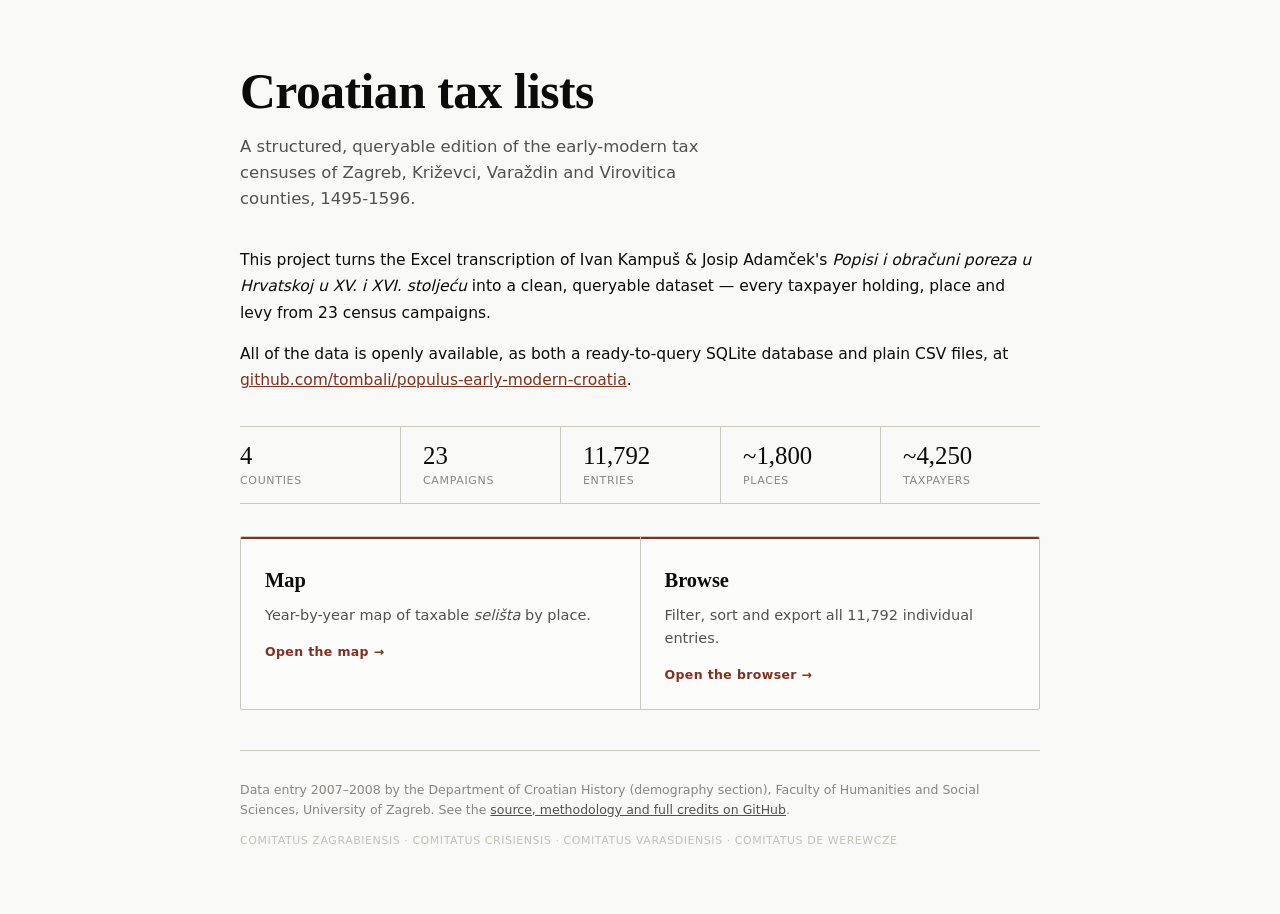
<file: web/index.html>
<!doctype html>
<html lang="en">
<head>
<meta charset="utf-8">
<meta name="viewport" content="width=device-width, initial-scale=1">
<title>Croatian tax lists, 1495–1596</title>
<link rel="stylesheet" href="css/common.css?v=1">
<link rel="stylesheet" href="css/home.css?v=2">
</head>
<body>
<div class="wrap">
  <div class="folio">
    <header class="hero">
      <h1>Croatian tax lists</h1>
      <p class="dek">A structured, queryable edition of the early-modern tax
         censuses of Zagreb, Križevci, Varaždin and Virovitica counties, 1495-1596.</p>
    </header>

    <section class="intro">
      <p>This project turns the Excel transcription of Ivan Kampuš &amp; Josip
         Adamček's <i>Popisi i obračuni poreza u Hrvatskoj u XV. i XVI. stoljeću</i> into a clean,
         queryable dataset — every taxpayer holding, place and levy from 23
         census campaigns.</p>
      <p>All of the data is openly available, as both a ready-to-query SQLite
         database and plain CSV files, at
         <a href="https://github.com/tombali/populus-early-modern-croatia">github.com/tombali/populus-early-modern-croatia</a>.</p>
    </section>

    <div class="tally">
      <div class="t"><span class="n">4</span><span class="l">counties</span></div>
      <div class="t"><span class="n">23</span><span class="l">campaigns</span></div>
      <div class="t"><span class="n">11,792</span><span class="l">entries</span></div>
      <div class="t"><span class="n">~1,800</span><span class="l">places</span></div>
      <div class="t"><span class="n">~4,250</span><span class="l">taxpayers</span></div>
    </div>

    <section class="folios">
      <a class="folio-entry" href="map.html">
        <h2>Map</h2>
        <p>Year-by-year map of taxable <i>selišta</i> by place.</p>
        <span class="go">Open the map <span class="arrow">→</span></span>
      </a>
      <a class="folio-entry" href="explorer.html">
        <h2>Browse</h2>
        <p>Filter, sort and export all 11,792 individual entries.</p>
        <span class="go">Open the browser <span class="arrow">→</span></span>
      </a>
    </section>

    <footer class="colophon">
      <p>Data entry 2007–2008 by the Department of Croatian History
         (demography section), Faculty of Humanities and Social Sciences,
         University of Zagreb. See the
         <a href="https://github.com/tombali/populus-early-modern-croatia">source,
         methodology and full credits on GitHub</a>.</p>
      <p class="counties">Comitatus Zagrabiensis · Comitatus Crisiensis ·
         Comitatus Varasdiensis · Comitatus de Werewcze</p>
    </footer>
  </div>
</div>
</body>
</html>
</file>
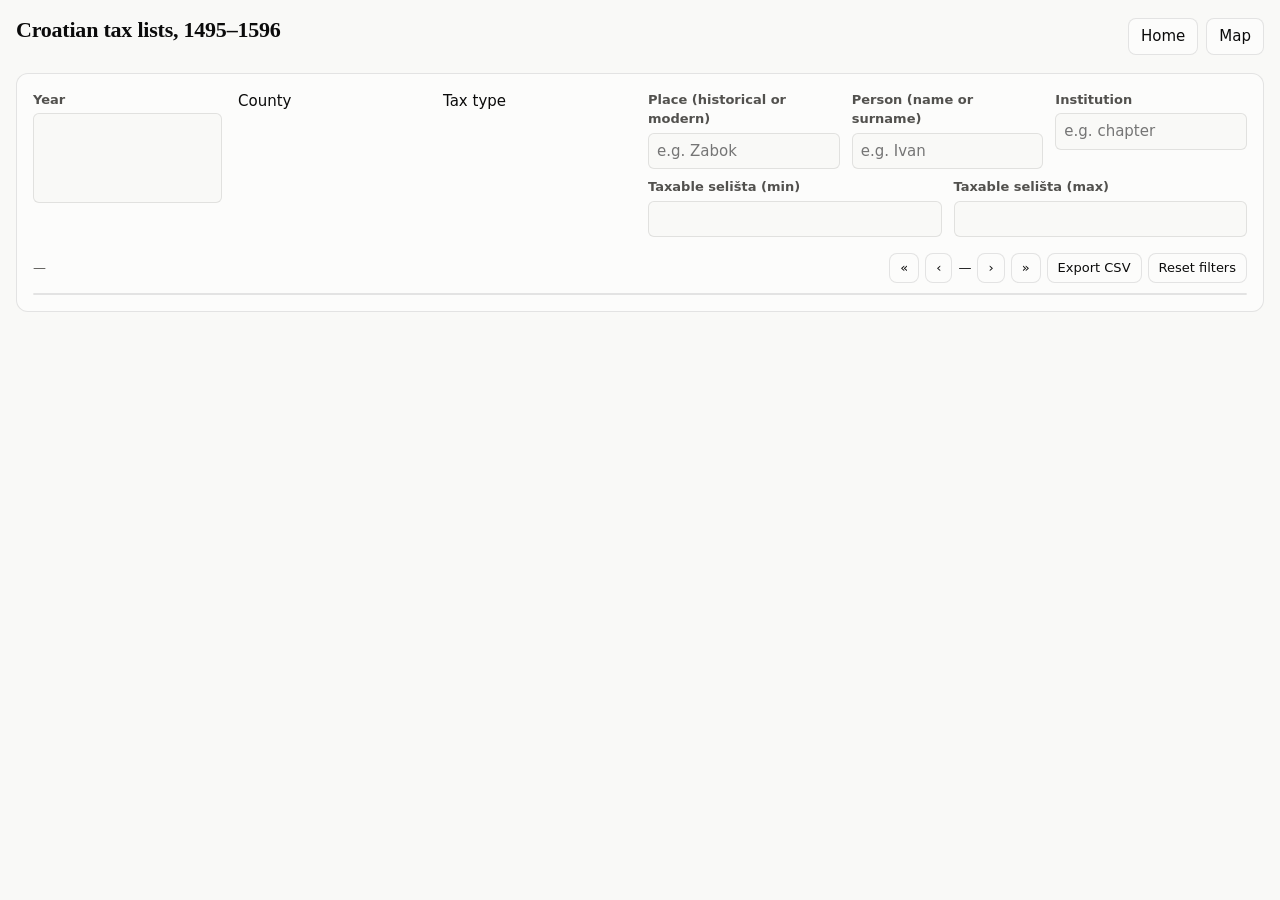
<file: web/explorer_template.html>
<!doctype html>
<html lang="en">
<head>
<meta charset="utf-8">
<meta name="viewport" content="width=device-width, initial-scale=1">
<title>Croatian tax lists, 1495–1596 — browse</title>
<link rel="stylesheet" href="css/common.css?v=1">
<link rel="stylesheet" href="css/explorer.css?v=1">
</head>
<body>
<div class="wrap">
  <header class="head">
    <div class="head-titles">
      <h1>Croatian tax lists, 1495–1596</h1>
    </div>
    <div class="head-ctl">
      <a class="btn" href="index.html">Home</a>
      <a class="btn" href="map.html">Map</a>
      <button id="theme" class="hidden" type="button" hidden>Dark</button>
    </div>
  </header>

  <section class="panel">
    <form id="filters" class="filters" autocomplete="off">
      <div class="fg">
        <label for="f-year">Year</label>
        <select id="f-year" multiple aria-label="Filter by year"></select>
      </div>
      <div class="fg">
        <span class="label">County</span>
        <div id="f-county" class="checks" role="group" aria-label="Filter by county"></div>
      </div>
      <div class="fg">
        <span class="label">Tax type</span>
        <div id="f-tax" class="checks" role="group" aria-label="Filter by tax type"></div>
      </div>
      <div class="fg-group">
        <div class="fg-row fg-row-3">
          <div class="fg">
            <label for="f-place">Place (historical or modern)</label>
            <input id="f-place" type="text" placeholder="e.g. Zabok">
          </div>
          <div class="fg">
            <label for="f-person">Person (name or surname)</label>
            <input id="f-person" type="text" placeholder="e.g. Ivan">
          </div>
          <div class="fg">
            <label for="f-institution">Institution</label>
            <input id="f-institution" type="text" placeholder="e.g. chapter">
          </div>
        </div>
        <div class="fg-row">
          <div class="fg">
            <label for="f-tax-min">Taxable selišta (min)</label>
            <input id="f-tax-min" type="number" min="0" step="any">
          </div>
          <div class="fg">
            <label for="f-tax-max">Taxable selišta (max)</label>
            <input id="f-tax-max" type="number" min="0" step="any">
          </div>
        </div>
      </div>
    </form>

    <div class="bar">
      <span class="stat" id="stat">—</span>
      <div class="pager">
        <button type="button" id="pg-first" title="First page">«</button>
        <button type="button" id="pg-prev" title="Previous page">‹</button>
        <span id="pg-lab">—</span>
        <button type="button" id="pg-next" title="Next page">›</button>
        <button type="button" id="pg-last" title="Last page">»</button>
        <button type="button" id="export">Export CSV</button>
        <button type="button" id="reset">Reset filters</button>
      </div>
    </div>

    <div class="table-wrap">
      <table id="grid">
        <thead><tr id="head-row"></tr></thead>
        <tbody id="tbl-body"></tbody>
      </table>
    </div>
  </section>
</div>

<script>const DATA = /*__DATA__*/null;</script>
<script src="js/explorer.js"></script>
</body>
</html>
</file>
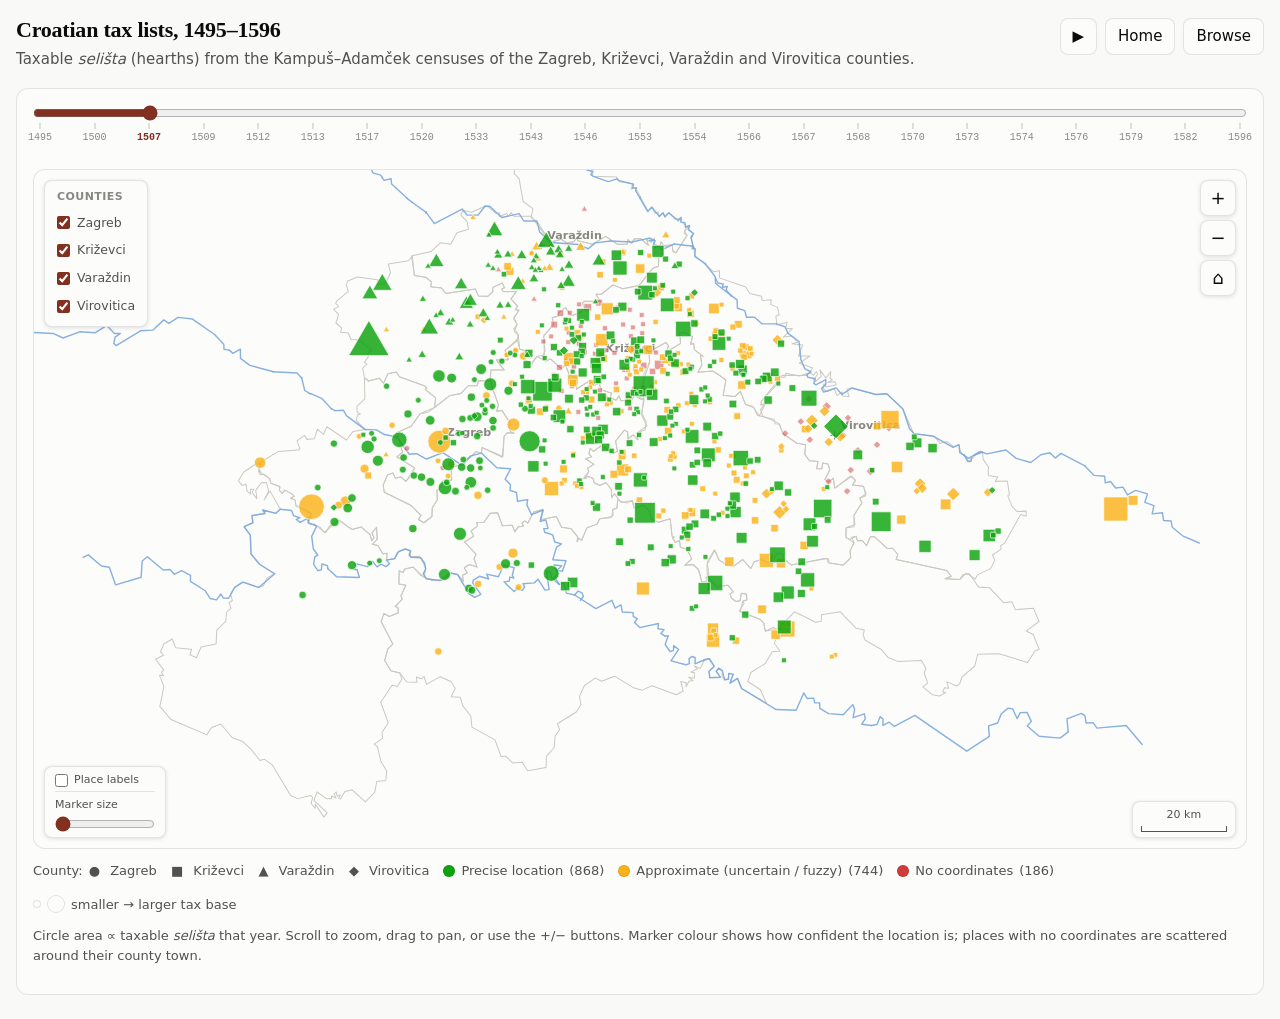
<file: web/map.html>
<!doctype html>
<html lang="en">
<head>
<meta charset="utf-8">
<meta name="viewport" content="width=device-width, initial-scale=1">
<title>Croatian tax lists, 1495–1596 — maps</title>
<link rel="stylesheet" href="css/common.css?v=1">
<link rel="stylesheet" href="css/map.css?v=6">
</head>
<body>
<div class="wrap">
  <header class="head">
    <div class="head-titles">
      <h1>Croatian tax lists, 1495–1596</h1>
      <p class="sub">Taxable <i>selišta</i> (hearths) from the Kampuš–Adamček
         censuses of the Zagreb, Križevci, Varaždin and Virovitica counties.</p>
    </div>
    <div class="head-ctl">
      <button id="play" type="button" title="Play years" aria-label="Play">▶</button>
      <a class="btn" href="index.html">Home</a>
      <a class="btn" href="explorer.html">Browse</a>
      <button id="theme" class="hidden" type="button" hidden>Dark</button>
    </div>
  </header>

  <section id="panel-map" class="panel">
    <div class="ctl">
      <div class="slider-wrap">
        <input id="slider" type="range" min="0" max="0" value="0" step="1"
               aria-label="Census year">
        <div class="slider-years" id="slider-years" aria-hidden="true"></div>
      </div>
    </div>
    <div class="mapbox">
      <div class="layer-ctl" aria-label="Map layers">
        <div class="layer-title">Counties</div>
        <div id="layer-panel" class="layer-panel"></div>
      </div>
      <div class="zoom-ctl" aria-label="Map zoom controls">
        <button id="zoom-in" type="button" title="Zoom in" aria-label="Zoom in">+</button>
        <button id="zoom-out" type="button" title="Zoom out" aria-label="Zoom out">−</button>
        <button id="zoom-reset" type="button" title="Reset view" aria-label="Reset view">⌂</button>
      </div>
      <svg id="map" viewBox="0 0 1000 640"
           preserveAspectRatio="xMidYMid meet" role="img"
           aria-label="Map of taxable selišta by place"></svg>
      <div class="scale-ctl" id="scale-ctl" aria-label="Map scale">
        <span class="scale-label" id="scale-label"></span>
        <span class="scale-bar" id="scale-bar"></span>
      </div>
      <div class="msize-ctl" aria-label="Marker size and labels">
        <label class="labels-row">
          <input id="labels-toggle" type="checkbox">
          <span>Place labels</span>
        </label>
        <span class="msize-label">Marker size</span>
        <input id="msize" type="range" min="1" max="5" step="0.1" value="1"
               aria-label="Marker size, 1x to 5x">
      </div>
    </div>
    <div class="legend" id="map-legend"></div>
    <p class="note">Circle area ∝ taxable <i>selišta</i> that year. Scroll to zoom,
       drag to pan, or use the +/− buttons. Marker colour shows how confident the
       location is; places with no coordinates are scattered around their county town.</p>
  </section>
</div>

<div class="tip" id="tip"></div>

<script>const DATA = {"counties":{"4":{"name":"Zagreb","cap":[45.8144,15.978],"light":"#2a78d6","dark":"#3987e5"},"1":{"name":"Križevci","cap":[46.0246,16.546],"light":"#eb6834","dark":"#d95926"},"2":{"name":"Varaždin","cap":[46.3057,16.3366],"light":"#1baf7a","dark":"#199e70"},"3":{"name":"Virovitica","cap":[45.8319,17.3836],"light":"#eda100","dark":"#c98500"}},"places":[[1,"...owcz","",2,46.3057,16.37182,2],[2,"Abbatia","Topusko",4,45.29315,15.97893,0],[3,"Abbatia (Opathowyna)","Dolac",4,45.81429,15.97724,0],[4,"Opathowyna, Kopam","Opatija",4,45.54417,15.9911,1],[5,"Achyna","Voćin",1,45.6167,17.55,0],[6,"Adamowcz","Haganj",1,45.91475,16.57872,1],[7,"Adamowcz","Adamovec",4,45.90445,16.16332,0],[8,"Adamowcz - Zowkowcz","Haganj",1,45.91475,16.57872,1],[9,"Ahmath","",1,46.0246,16.55955,2],[10,"Aladarocz","Korenovo",1,45.85858,16.81146,1],[11,"Aladaryowch - Mylethyncz","Miletinec",1,45.9333,16.7333,1],[12,"Alberthowyna","",1,46.03561,16.52869,2],[13,"Alexandrocz","Repinec",1,45.94965,16.50532,1],[14,"Also Gerzencze","Donja Gračenica",1,45.56667,16.61667,0],[15,"Also Bakwa","Donja Bukovica",3,45.68566,17.8071,1],[16,"Chasma","Čazma",1,45.74837,16.6132,1],[17,"Also Izdencz","Donji Zdenci",1,45.58333,17.95,0],[18,"Also Jalsewycza","Čvrstec",1,46.00446,16.66388,1],[19,"Alsolomnycza","Donja Lomnica",4,45.71171,16.02059,0],[20,"Also Lomnycza, Koztanyewcz","Donja Lomnica, Kostanjevec",4,45.71171,16.02059,0],[21,"Also Soploncza","Gornja Stupčanica",1,45.6253,17.33756,0],[22,"Also Soproncha","Gornja Stupčanica",1,45.6253,17.33756,0],[23,"Also Thothwssewyna","Topolovac",1,45.46056,16.43583,0],[24,"Also Totusewyna","Topolovac",1,45.46056,16.43583,0],[25,"Wolawlya","Volavje",4,45.65506,15.60581,1],[26,"Also Zemche","Donje Svetačje",1,45.32,16.95,1],[27,"Also Ztobycza","Donja Stubica",4,45.98017,15.97224,0],[28,"Also Ztobycza cum pertinentiis, Jakowlya","Donja Stubica, Jakovlje",4,45.98017,15.97224,0],[29,"Andraswelgh","Dišnik",1,45.60768,16.87589,1],[30,"Antholocz - Ramyncz - Chernecz - Thremecz","Crnac",3,45.6927,17.9383,1],[31,"Apathowcz","Apatovec",1,46.14771,16.57263,0],[32,"Apporowcz","Oporovec",1,46.3319,16.675,1],[33,"Area Capitulari-vicus","Laška ulica (Zagreb)",4,45.83644,16.04267,1],[34,"Athak","Otok",1,45.79342,16.58815,0],[35,"Othok","Samoborski Otok",4,45.83727,15.73197,0],[36,"Athak, Themerye","Otok",1,45.79342,16.58815,0],[37,"Athak,Tamerye, Kamarchya","Otok, Demerje",1,45.79342,16.58815,1],[38,"Atthak Zenth Ilona apud Zamobor","Sveta Jelena Samoborska",4,45.802,15.711,1],[39,"Bapcha","Črnkovec",4,45.75064,16.11976,1],[40,"Babyncz","Babinec",2,46.37184,16.10944,0],[41,"Babynschyna","Babinac Ivanski",1,45.74959,16.81207,0],[42,"Babynschyna  Koren","Babinac Ivanski",1,45.74959,16.81207,0],[43,"Bachyn","Ploščica",1,45.76163,16.88549,0],[44,"Baganoz","Badljevina",1,45.51322,17.19246,1],[45,"Bagenowcz","Badljevina",1,45.51322,17.19246,1],[46,"Bahonyn","Zvekovac",1,45.81946,16.50096,1],[47,"Wakegh","Bukvik kod Velike Trnovitice",1,45.68685,16.95805,1],[48,"Bakolcza","Donja Bukovica",1,45.66,17.76694,0],[49,"Bakolcza Zygeth","Donja Bukovica",1,45.66,17.76694,0],[50,"Bakowcza","Mali Bukovec",1,46.2857,16.7383,0],[51,"Bakwa","Špišić Bukovica",3,45.85785,17.30118,0],[52,"Bancz","Baničevec",1,45.9209,16.2929,1],[53,"Banowch","Gorica Miholečka",1,46.05406,16.42532,1],[54,"Banowch","Gorica Miholečka",1,46.05406,16.42532,1],[55,"Banowcz  Gorycza","Gorica Miholečka",1,46.05406,16.42532,0],[56,"Banthusovcz","Bolč",1,45.89085,16.67631,0],[57,"Bara ad Belam","Čaglić",1,45.38665,17.15704,1],[58,"Barachka","Banje Selo",4,45.59944,15.87909,1],[59,"Baraczka","Banje Selo",4,45.59944,15.87909,1],[60,"Baranowcz","",1,46.00364,16.54865,2],[61,"Barowcz","",1,46.04436,16.56782,2],[62,"Barswelge","",1,46.01968,16.50596,2],[63,"Barychewo","",4,45.8144,16.01867,2],[64,"Batyna","Oštrc",2,46.1664,16.0845,1],[65,"Bedenycza","Bedenica",4,46.03263,16.24324,0],[66,"Bedenycza, Felsew Ztobicza","Bedenica, Gornja Stubica",4,46.03263,16.24324,0],[67,"Bedenye","Kapela",1,45.98971,16.84437,1],[68,"Bedowcz","Klokočevac",1,45.91787,16.78393,1],[69,"Bedna","Petar Ludbreški",1,46.24806,16.69,1],[70,"Bednye","Kapela",1,45.98971,16.84437,1],[71,"Bednye cum pertinentiis","Kapela",1,45.98971,16.84437,1],[72,"Bednye seu Bukoucz","Kapela",1,45.98971,16.84437,1],[73,"Bednye seu Bwkowcz","Kapela",1,45.98971,16.84437,1],[74,"Bedwdnycze","Bedenica",4,46.03263,16.24324,0],[75,"Bekethyncz","Beketinec",1,46.01392,16.43677,1],[76,"Bela","Bijela",1,45.56276,17.29032,0],[77,"Bela","Bela",2,46.20742,16.25522,0],[78,"Bwssyn","Bela, Ivanec",2,46.20742,16.25522,1],[79,"Lepaglawa","Lepoglava",2,46.20737,16.05145,0],[80,"Bela, Threm","Bela",2,46.20742,16.25522,1],[81,"Belowarcz","Bjelovar",1,45.90645,16.82612,1],[82,"Belcheucz","Grabrić",1,45.90081,16.50575,0],[83,"Belchowcz","",1,46.00785,16.58393,2],[84,"Belcz","Bolč",1,45.89085,16.67631,0],[85,"Belecz","Belec",2,46.13177,16.1205,0],[86,"Belosowcz","Čepelovac",1,45.99497,17.04252,0],[87,"Belethyncz","Beletinec",2,46.22208,16.31108,0],[88,"Belozlawcz","Beloslavec",4,46.0351,16.22041,0],[89,"Belkolcz","Jalkovec (?)",2,46.27806,16.31889,1],[90,"Belkowcz","Grabrić",1,45.90081,16.50575,0],[91,"Bellyanowcz","Belanovo selo",1,46.22,16.6,1],[92,"Belwdowyna","Đurđevac",1,46.04105,17.06786,1],[93,"Belywdowcz","Đurđevac",1,46.04105,17.06786,0],[94,"Zobkethyncz","Đurđevac",1,46.04105,17.06786,1],[95,"Benedicowcz","Beketinec",1,46.01392,16.43677,1],[96,"Benedikowcz","Bršljanica",1,45.58279,16.85193,0],[97,"Benkowcz","Ladislavec",2,46.10861,16.0628,1],[98,"Berdekowcz ad Belam","Čaglić",1,45.38665,17.15704,1],[99,"Zomzedwara-castrum Berdowcz","Brdovec",4,45.86927,15.76228,0],[100,"Beregi","",1,46.05737,16.53331,2],[101,"Berethyncz","Beretinec",2,46.25014,16.30364,0],[102,"Beryzlawcz","Berislavec",4,45.97128,16.26628,1],[103,"Berkyssewyna","Brkiševina",4,45.44571,16.08966,0],[104,"Berkwssewyna Pokwpya ad Thopozka-cum pertinentiis","Berkuševina",4,45.293,15.97,1],[105,"Bersancz ad Kaproncza","Brežanec",1,46.1502,16.83809,0],[106,"Berschanowcz","Bršljanica",1,45.58279,16.85193,0],[107,"Bersthanowcz cum pertinentiis","Bršljanica",1,45.58279,16.85193,1],[108,"Bersthianoucz","Bršljanica",1,45.58279,16.85193,0],[109,"Berywoy cum Zenth Iwan","Garešnica",1,45.63617,16.86174,1],[110,"Beryzlaucz - Kalynye","Berislavec",4,45.97128,16.26628,1],[111,"Berzewcz-provincia inferior","Brezovica Gradina",1,45.8665,17.55807,1],[112,"Berzewcze","Brezovica Gradina",1,45.8665,17.55807,0],[113,"Berzyncz","",1,45.99225,16.5218,2],[114,"Besenowcz","Rovišće",1,45.94611,16.73173,1],[115,"Bethowcz","",3,45.8319,17.41345,2],[116,"Bezchyanowcz","Velike Sesvete",1,46.05244,16.67268,1],[117,"Bigzaagh","Božjakovina",4,45.81723,16.29566,1],[118,"Bikzaad","Bisag",4,46.03333,16.28333,1],[119,"Varasd","Varaždin",2,46.30796,16.33782,0],[120,"Byskwpcz","Biškupec",4,45.96155,16.23252,1],[121,"Byztra","Bistra",4,45.89753,15.87947,0],[122,"Blacha","Bjelovar",1,45.90645,16.82612,1],[123,"Blagay","Blagaj kod Svetog Petra Orehovca",1,46.10345,16.50703,1],[124,"Blagay Glogowy","Blagaj-Glogovica kod Kutine",1,45.4831,16.77559,1],[125,"Blagwsa","Blaguša",4,45.89622,16.13713,0],[126,"Blagwssa, Symonchewcz","Blaguša, Šimunčevec",4,45.89622,16.13713,0],[127,"Blasew Werh","Haganj kod Žabna",1,45.91475,16.57872,1],[128,"Blasewerh ad Achyna","Voćin",1,45.6167,17.55,1],[129,"Blasewwerh-ad Achynam","Voćin",1,45.6167,17.55,1],[130,"Blaskoucz - Glavnycza","Glavnica",4,45.93151,16.14174,1],[131,"Blaskowcz - Glawnycza","Glavnica",4,45.93151,16.14174,1],[132,"Blathnycza","Blatnica",4,45.51341,15.72524,0],[133,"Blathno, Remethinczy, Lwka*","Blato",4,45.76357,15.92426,1],[134,"Blyzna","Bliznec",4,45.80971,16.02586,0],[135,"Bliznafew","Velike Sesvete",1,46.05244,16.67268,0],[136,"Blyzna, Remethyncz","Bliznec",4,45.80971,16.02586,1],[137,"Bobowycza","Bobovica",4,45.83084,15.71423,0],[138,"Bobowycza  Kapolna","Kapela Ravenska",1,46.02829,16.42896,0],[139,"Bobowycza  Kapolna  Othok  Jemryhowcz","Kapela Ravenska",1,46.02829,16.42896,0],[140,"Bothyncz","Botinec",4,45.75469,15.93604,0],[141,"Bogacho","Bogačevo",1,46.08562,16.43325,0],[142,"Bolch","Bolč",1,45.89085,16.67631,0],[143,"Bolethyno","Kloštar Podravski",1,45.97369,17.16633,1],[148,"Bonowk","Kloštar Podravski",1,45.97369,17.16633,1],[149,"Borchecz in pertinentiis Zomzedwara","Borčec",4,45.82919,15.88801,0],[150,"Borsowcz","Galovec",1,46.06973,16.19118,0],[151,"Borkowcz","Borkovec",2,46.10806,16.0835,0],[152,"Borcz ad Topozka (predium)","Topusko",4,45.29315,15.97893,1],[153,"Borowe","Borovljani",1,46.10772,16.89046,0],[154,"Myrkowcz","Mirkovec",2,46.03194,16.28694,0],[155,"Borychewcz - Marthyndoll","Boričevec",2,46.19856,16.41135,1],[156,"Bosyako","Božjakovina",4,45.81723,16.29566,0],[157,"Bothcafeld","Mikleuška",1,45.55273,16.72795,0],[158,"Bothezyncz","Botinac",1,45.99967,16.86127,0],[159,"Bwthkafeld","Patkovac",1,45.8539,16.9294,0],[160,"Bothowcz","Botovo",3,46.21968,16.91926,0],[161,"Bothyncz","Botinac",1,45.99967,16.86127,0],[162,"Bothynowcz","Botinovec",1,46.20632,16.77074,0],[163,"Bozyas","Bezje",1,46.093,16.96,1],[164,"Bradechyna ad Garych","Gornja Garešnica",1,45.65497,16.81305,1],[165,"Bradna","Bradna",1,46.07051,16.69229,0],[166,"Bradna inferior","Bradna",1,46.07051,16.69229,1],[167,"Bragasowcz","",1,46.03791,16.5985,2],[168,"Brakwnowcz","Brekunjevec",4,45.918,16.165,0],[169,"Bregchewcz","Brčevec",1,45.86636,16.41271,0],[170,"Breschyna","Čvrstec",1,46.00446,16.66388,1],[171,"Bresnycze","Breznica",1,45.74507,17.51756,0],[172,"Bresnycza-ad Achynam","Breznica",1,45.74507,17.51756,1],[173,"Bresowcz","Breza",1,45.87961,16.72356,0],[174,"Brezowycza","Brezovica",4,45.72777,15.91007,0],[175,"Brestoycha","Kobasičari",1,45.96143,16.81298,0],[176,"Brezewcze cum pertinentiis","Brezovica kod Virovitice",1,45.86322,17.55848,1],[177,"Brezowcz","Brezovec",1,45.90867,16.26447,0],[178,"Brezoycha ad Nagh Kemlek","Brezovica Kalnička",1,46.142,16.456,1],[179,"Brezoycza","Brezovica",1,46.07523,17.07555,0],[180,"Brezt","",2,46.33417,16.29161,2],[181,"Brezth","Brest Pokupski",4,45.4532,16.25608,1],[182,"Brezthowcz - Dechyna","Brezovec",1,45.90867,16.26447,1],[183,"Brezthowcz - Dolina","Brezovec",1,45.90867,16.26447,1],[184,"Brezthye","Brest Pokupski",4,45.4532,16.25608,0],[185,"Brezyancz","Ilova kod Grubišnog Polja",3,45.69,17.15,1],[186,"Brezyna","Čaklovac",1,45.45308,17.28477,1],[187,"Brezyna - Chakowcz","Čaklovac",1,45.45308,17.28477,1],[188,"Brokwnowcz","Brekunjevec",4,45.918,16.165,1],[189,"Brokunoucz - Adamovcz","Brekunjevec",4,45.918,16.165,1],[190,"Brokwnyowcz, Glawnycza","Brokunjovec, Glavnica",4,45.93151,16.14174,0],[191,"Brysnyak","",1,46.04025,16.49139,2],[192,"Bryzthno","Gornja Bistra",4,45.91982,15.89864,0],[193,"Bwdrowcz","Gudovec",1,45.88114,16.78464,0],[194,"Budyndol, Pomperoucz, Hansevcz","Budinščina, Pomnerovac",2,46.12691,16.20376,1],[195,"Bukovcz","Zvonik",1,45.89837,16.63651,0],[196,"Bwschyncz","Buščinec",1,45.8824,16.67234,0],[197,"Bwdyslwcz","Budislavec",2,46.28,16.235,1],[198,"Bwdnak","Sesvete",1,45.696,17.03,0],[199,"Bwdrowcz","Budrovac",3,45.98463,17.05671,0],[200,"Bwdyndoll","Budinščina - Pomnerovac",2,46.12691,16.20376,1],[201,"Bwdyndol - Hansewcz","Budinščina - Pomnerovac",2,46.12691,16.20376,1],[202,"Bwdyndol - Hansewcz - Pomperowcz","Budinščina - Pomnerovac",2,46.12691,16.20376,1],[203,"Bwdyndoll","Budinščina - Pomnerovac",2,46.12691,16.20376,1],[204,"Dymythrowcz","Gradec",2,45.92291,16.48957,1],[205,"Bwkowcz, Zelyna","Bukovec, Zelina",4,45.71041,15.82029,0],[206,"Bwkowschak","Bukovšćak",4,45.90555,15.8017,0],[207,"Bwsowcz","Virovitica",3,45.83314,17.38534,1],[208,"Bwssocz","Virovitica",3,45.83314,17.38534,1],[209,"Bwssowcz","Virovitica",3,45.83314,17.38534,1],[210,"Bwsthincz","Bušić",1,45.8137,16.02379,0],[211,"Bwzyn, Odra","Buzin, Odra",4,45.74987,15.99532,0],[212,"Bwyancz","Paruževac",1,45.83503,16.49799,1],[213,"Bwyowcz","Bujovac",1,45.59283,17.22376,1],[214,"Byenyk","Pobjenik",1,45.70489,16.61315,0],[215,"Byenyk ad Topozka (predium)","Topusko",4,45.29315,15.97893,1],[216,"Bygzaad","Bisag",4,46.03333,16.28333,1],[217,"Bykzad","Bisag",1,46.03333,16.28333,0],[218,"Bygzad","Bisag",4,46.03333,16.28333,1],[219,"Bygzad-citra Lonyam","Bisag",4,46.03333,16.28333,1],[220,"Bykalla","Korenovo",1,45.85858,16.81146,0],[221,"Bykchelethincz","Hampovica",1,46.01568,16.95408,0],[222,"Bykszad","Bisag",4,46.03333,16.28333,1],[223,"Bykzad","Bisag",4,46.03333,16.28333,1],[224,"Bykzad, Wyhel","Bisag, Novo Mjesto",1,46.03333,16.28333,0],[225,"Bynowcz","Čepelovac",1,45.99497,17.04252,0],[226,"Byskwpcz","Biskupec",2,46.2857,16.33548,0],[227,"Byskwpecz","Biškupec",2,46.2857,16.33548,0],[228,"Byztrycza","Bistrica",4,45.99721,16.12274,0],[229,"Byzkelethycz","",1,45.98554,16.57233,2],[230,"Camarcha","Novigrad Podravski",1,46.07575,16.94978,0],[231,"Camarcha - Thwlowa","Novigrad Podravski",1,46.07575,16.94978,1],[232,"Campus","",1,46.06767,16.56546,2],[233,"Campus","Jakuševec",1,45.75775,16.01926,1],[234,"Capella","Stara Kapela",1,45.89095,16.60632,0],[235,"Cappela Kelyanowcz","Kapela Podravska",1,46.27787,16.69298,1],[236,"Chapalowcz","Čepelovac",1,45.99497,17.04252,0],[237,"Czargowcz","Poljana",2,46.27,16.31806,1],[238,"Karlowcz","Karlovec Ludbreški",1,46.28769,16.62878,1],[239,"Chereborda","Cerovo brdo (Vojakovački Osijek)",1,46.12703,16.53864,1],[240,"Cherztwecz","Čvrstec",1,46.00446,16.66388,0],[241,"Chakowcz","Čaklovac",1,45.45308,17.28477,0],[242,"Chakowcz - Brezyna","Čaklovac",1,45.45308,17.28477,1],[243,"Chaktornya","Čaklovac",1,45.45308,17.28477,0],[244,"Chalyncz","Čalinec",2,46.28906,16.18063,0],[245,"Chyanyo","Čanjevo",1,46.10639,16.33944,0],[246,"Chanyo, Prezeka, Rauen","Čanjevo",1,46.10639,16.33944,1],[247,"Czargowcz","Poljana",2,46.27,16.31806,1],[248,"Charzyncz","",1,46.001,16.48736,2],[249,"Chazarwara","Cesargrad",2,46.06013,15.72227,0],[250,"Chebenowcz","Cepidlak",1,45.9751,16.69139,0],[251,"Chehowyna ad portionem","",1,46.0141,16.61479,2],[252,"Czekno","Bršljanica",1,45.58279,16.85193,0],[253,"Chelowechky","",2,46.2515,16.34349,2],[254,"Chelycze","Gornji Tkalec",1,45.9705,16.4497,1],[255,"Chemernicha","Čemernica Lonjska",1,45.76586,16.41688,0],[256,"Cherbyncz","Štefanec (okolica)",2,46.25611,16.43611,1],[257,"Cheperlyncz, Stefancz","Štefanec, Otok",2,46.25611,16.43611,1],[258,"Zenth Berthalam","Bartolovec",2,46.29709,16.43515,0],[259,"Cherbenye - Lwkawecz","Lukavec",1,46.24292,16.21529,1],[260,"Cherchan ad Gemlech","Graberje Ivaničko",1,45.71016,16.4712,1],[261,"Cheresnye","Vidovec",2,46.28333,16.23333,1],[262,"Cheresnye","Vidovec",2,46.28333,16.23333,1],[263,"Cheresnyo - Wydowcz","Vidovec",2,46.28333,16.23333,1],[264,"Chernkowcz","Črnkovec",4,45.75064,16.11976,0],[265,"Chernecz","Crnac",3,45.6927,17.9383,0],[266,"Chernareca","Hercegovac",1,45.65536,17.00908,1],[267,"Chernareka","Hercegovac",1,45.65536,17.00908,0],[268,"Chernchan ad Gemlecz","Graberje Ivaničko",1,45.71016,16.4712,1],[269,"Cherneleucz - Toplychycza","Toplica",4,45.2943,15.9707,1],[270,"Chernesoucz","Črnčevec",1,46.08802,16.46647,1],[271,"Chernkowcz, Schytaryo","Črnkovec, Ščitarjevo",4,45.75064,16.11976,0],[272,"Chernomercz","Črnomerec",4,45.81564,15.93616,0],[273,"Chernossowcz","",1,46.06606,16.50402,2],[274,"Chernylewch, Thoplychycha","Toplica",4,45.2943,15.9707,1],[275,"Chernylno","",4,45.84757,15.92606,2],[276,"Chero berdo","Cerovo brdo",1,46.12703,16.53864,0],[277,"Cherowoberdo","Cerovo brdo",1,46.12703,16.53864,0],[278,"Cherwylno","Strezojevo",4,45.52716,16.03765,1],[279,"Cherztwecz Zenth Pether","Sveti Petar Čvrstec",1,46.00446,16.66388,0],[280,"Cheztylowcz","Čestilovec",1,46.178,16.76,1],[281,"Chethertekhel","Četvrtkovac",1,45.58333,17.23333,0],[282,"Chezmycza Zenth Iwan","Čazma",1,45.74837,16.6132,1],[283,"Cnesancz","Maglenca",1,45.92117,16.93201,0],[284,"Chorgowcz","Cargovec (?)",2,46.285,16.26806,1],[285,"Chowcowyna","",1,45.97263,16.5363,2],[286,"Chowkowyna","",1,46.05944,16.60554,2],[287,"Chrechancz","Črečan",4,45.9778,16.26047,0],[288,"Chremysthe","Cremušina",1,45.79455,17.19377,0],[289,"Chernchan ad Gemlecz","Graberje Ivaničko",1,45.71016,16.4712,1],[290,"Chresnevo - Obres","Sveti Ilija",2,46.24573,16.32235,0],[291,"Chresno","Crešnjevica",1,45.92001,17.1467,0],[292,"Christalocz","Kreštelovac",1,45.57654,17.052,0],[293,"Chrysthalowcz-cum provincia et pertinentiis","Kreštelovac",1,45.57654,17.052,1],[294,"Chwcher","Čučerje",4,45.87289,16.05601,0],[295,"Chwchwwachincz","",1,46.0269,16.46588,2],[296,"Chwdowcz","Sudovec i Vinarec",1,46.10583,16.36305,1],[297,"Chwdowcz, Wynarcz","Sudovec i Vinarec",1,46.10583,16.36305,0],[298,"Chwthenya","Kutina",1,45.51869,16.79114,0],[299,"Chyglana","Mala Ciglena",1,45.89342,16.94122,0],[300,"Cyglena","Dulepska",1,45.89455,16.34264,0],[301,"Chygleno","Dulepska",1,45.89455,16.34264,0],[302,"Chystho Hrastye","",3,45.85624,17.34547,2],[303,"Chystho Hrazthya","",3,45.78557,17.38944,2],[304,"Chyztahrazthya","",3,45.87558,17.43166,2],[305,"Czyrquena","Cirkvena",1,45.93512,16.65808,0],[306,"Civitas Montis Grecensis Zagrabiensis","Zagreb - Grič",4,45.81623,15.9736,1],[307,"Clobwk - Jalsewcz - Zenth Iwan","Čvrstec",1,46.00446,16.66388,1],[308,"Klokochowcz","Klokočevec",1,45.83367,15.70247,0],[309,"Clwch","Lipovac Lonjski",1,45.78194,16.45111,0],[310,"Conthowcz","Grubišno Polje",1,45.70219,17.17224,0],[311,"Copathowcz","Gornja Kovačica",1,45.771,17.10934,0],[312,"Copozowcz","Čazma",1,45.74837,16.6132,0],[313,"Corbowa","Grbavac",1,45.71135,17.10149,0],[314,"Coren","Korenovo",1,45.85858,16.81146,0],[315,"Coren - Zdela","Korenovo",1,45.85858,16.81146,1],[316,"Coroska","Koruška",1,46.01979,16.53092,0],[317,"Omnii Sancti in Prodauiz","Virje",1,46.06719,16.98869,1],[318,"Cothnyak","Kutnjak",1,46.2717,16.78079,1],[319,"Coznethyno","Mučna",1,46.06893,16.73759,0],[320,"Koznycza","Kosnica",4,45.7506,16.08537,0],[321,"Coztanowcz","Kostanjevac",1,46.0049,16.93915,0],[322,"Kozthel","Kostel",2,46.18398,15.72562,0],[323,"Crachowcz","Čret Bisaški (okolica)",1,46.05351,16.30056,1],[324,"Krapyna","Krapina",2,46.09832,15.93774,0],[325,"Craschych, Wywodyna","Krašić",4,45.65409,15.51746,1],[326,"Crassulcz","Krasovec (?)",2,46.22306,16.12,1],[327,"Crawaryna","Grahovljani",1,45.49298,17.25528,0],[328,"Crawarzka","Kravarsko",4,45.5865,16.04719,0],[329,"Crawloch","",1,45.98422,16.60444,2],[330,"Crethyn in Dobrachwcha","Dobra Kuća",1,45.61031,17.29438,1],[331,"Crisium","Križevci",1,46.02474,16.54578,0],[332,"Crisium-civitas taxa 500 fl","Križevci",4,46.0247,16.546,0],[333,"Crisium-civitas inferior","Križevci (inf.)",1,46.02474,16.54578,0],[334,"Crisium-civitas superior","Križevci (sup.)",1,46.02474,16.54578,0],[335,"Crisnychya ad Galgoycza","Rasinja",1,46.188,16.70853,1],[336,"Crisowlyan","Križovljan",1,46.26443,16.55595,1],[337,"Crysancz","Križanec",2,46.24518,16.3427,1],[338,"Crysthesawcz-ad Galgowcz","",1,46.08331,16.54209,2],[339,"Cryznychycha-ad Zenthywan dicata","",1,45.97833,16.49039,2],[340,"Cwlpowcz","",1,46.03283,16.63409,2],[341,"Czargowcz","Poljana",2,46.27,16.31806,1],[342,"Czargowcz","Poljana",2,46.27,16.31806,1],[343,"Czebowcz-Kos","Cebovac (Kos)",2,46.15306,16.025,1],[344,"Czerowycza Zentiwan","Đurđevac",1,46.04105,17.06786,1],[345,"Czerowycza Zenth Iwan ad Zenth Gergerwara","Đurđevac",1,46.04105,17.06786,1],[346,"Czerowycza ad Zenth Gerghwara","Đurđevac",1,46.04105,17.06786,1],[347,"Czerye","Cerje",4,45.82966,16.19147,0],[348,"Czome","",1,46.06066,16.47136,2],[349,"Czwethkowych","Cvetković",4,45.65076,15.64701,0],[350,"Czyglenycza","Ciglenica",2,46.3124,16.33295,0],[351,"Demerye","Demerje",4,45.73188,15.88288,0],[352,"Darnowcz","Drenovac",1,45.82653,15.99607,0],[353,"Darnocz cum pertinenciis","Slatinski Drenovac",1,45.55529,17.70651,0],[354,"Dorozlo Bakwa","Klokočevac",1,45.91787,16.78393,0],[355,"Dawch","",1,45.96165,16.5664,2],[356,"Deche","Dišnik",1,45.60768,16.87589,0],[357,"Declyna","Diklenica",1,45.96799,16.8609,0],[358,"Decze","Deča",3,46.07,17.18,1],[359,"Dedochay sub Pokwpye","Lijevi Degoj",4,45.47592,15.96212,1],[360,"Dercowcz","Dereza Čazmanska",1,45.75646,16.59982,0],[361,"Derkowcz","Dereza Čazmanska",1,45.75646,16.59982,0],[362,"Derze","Virovitica (imanje Derže)",3,45.83314,17.38534,1],[363,"Desnycze","Dišnik",1,45.60768,16.87589,0],[364,"Desowcz","",1,46.08176,16.59317,2],[365,"Deykowcz-de Waska","Vaška",1,45.81543,17.66625,1],[366,"Domagowych","Domagović",4,45.62872,15.638,0],[367,"Dimikowcz","Gradec",1,45.92291,16.48957,0],[368,"Dimitrowcz","Gradec",1,45.92291,16.48957,0],[369,"Districtus Capituli Zagrabiensis","Kaptol",4,45.81462,15.97847,0],[370,"Dobochecz","Tkalec",1,45.96273,16.45058,1],[371,"Dobowcz","Dubovec",1,46.00844,16.28657,0],[372,"Dobownyk","Virovitica",3,45.83314,17.38534,1],[373,"Dobowyna","",1,46.00417,16.45378,2],[374,"Dobowyo in Berzewcze","Brezovica kod Virovitice",1,45.86322,17.55848,1],[375,"Dobra Kuchya","Dobra Kuća",1,45.61031,17.29438,0],[376,"Dobrachwcha","Veliki Bastaji",1,45.64545,17.3261,1],[377,"Dobrawa","Dubrava Samoborska Zagrebačka Dubrava",4,45.80631,15.66992,0],[378,"Dobrawa ad Lythwuanych","Dubrava Samoborska Zagrebačka Dubrava",4,45.80631,15.66992,1],[379,"Dobrawa villa ad Lythwanych","Dubrava Samoborska Zagrebačka Dubrava",4,45.80631,15.66992,1],[380,"Dobrawycza","",2,46.35679,16.3933,2],[381,"Dobrokychya","Dobra Kuća",1,45.61031,17.29438,0],[382,"Dobrowa Czerzka","Dobrova",4,45.83806,16.54389,1],[383,"Dobrowych","Dobrouch",1,46.135,16.87,1],[384,"Dol","",4,45.75126,15.98595,2],[385,"Dolyane","Doljani Žumberački",4,45.71645,15.29143,1],[386,"Dolyan ad Belam","Čaglić",1,45.38665,17.15704,1],[387,"Dolyancz","Doljanec",1,45.99087,16.44932,0],[388,"Domankwsowcz","Veliki Grđevac",1,45.75156,17.04973,1],[389,"Dombrensi","Dubrava",1,45.8423,16.53493,1],[390,"Dombro","Dubrava",1,45.8423,16.53493,0],[391,"Dombro-oppidum - Gradecz","Dubrava",1,45.8423,16.53493,0],[392,"Dombro-provincia ad Sanctum Michaelem","Dubrava",1,45.8423,16.53493,1],[393,"Donadowcz","Ivanić-Grad",1,45.70568,16.39201,1],[394,"Dragalen","Jazavica kod Novske",1,45.3189,17.05846,1],[395,"Dragalyn ad Belam","Čaglić",1,45.38665,17.15704,1],[396,"Dragalyna","Jazavica",1,45.3189,17.05846,1],[397,"Draganychy","Draganići",4,45.75996,16.00598,0],[398,"Dragatyn","Draganec",1,45.78063,16.62532,1],[399,"Dragonoscz","Dragonožec",4,45.66107,15.94717,0],[400,"Dragowyna","",1,45.99586,16.63558,2],[401,"Dragowya ad Achynam","Voćin",1,45.6167,17.55,1],[402,"Drakcha","Graberje Ivaničko",1,45.71016,16.4712,0],[403,"Draschya","Graberje Ivaničko",1,45.71016,16.4712,0],[404,"Drascha ad Gemenecz","Graberje Ivaničko",1,45.71016,16.4712,1],[405,"Drascha ad Gemlech","Graberje Ivaničko",1,45.71016,16.4712,1],[406,"Draschyna ad Gemlecz","Graberje Ivaničko",1,45.71016,16.4712,1],[407,"Drasowch","Dijakovac",1,45.7006,17.3514,0],[408,"Drasewcz","Korenovo",1,45.85858,16.81146,0],[409,"Drasimercz","Draganec",1,45.78063,16.62532,0],[410,"Drawamelleke","Kloštar Podravski",1,45.97369,17.16633,0],[411,"Dremowa","Drenova",4,45.93323,16.17795,1],[412,"Drenowa","Drenova",4,45.93323,16.17795,0],[413,"Sebastyanowcz","Druškovec (?)",2,46.25611,16.14806,1],[414,"Drwskowcz","Druškovec",2,46.25611,16.14806,0],[415,"Dwbowcz","Dubovica",1,46.28802,16.69161,0],[416,"Dubouycza, Kapolna","Dubovica, Kapela",1,46.28802,16.69161,0],[417,"Dubrawa","Dubrava",4,45.83806,16.54389,1],[418,"Dwlyebzka","Dulepska",1,45.89455,16.34264,1],[419,"Dworany","Vranov Dol",4,45.725,15.6319,1],[420,"Dwbowecz","Dubovac",4,45.49444,15.53444,0],[421,"Dwbyno","",1,46.08899,16.50719,2],[422,"Dwgy Werh","Dugi vrh",1,46.07085,16.38208,0],[423,"Dwlepzka, Erdowcz","Dulepska, Erdovec",1,45.89455,16.34264,0],[424,"Dwmowcz","Dumovec",4,45.81129,16.16,0],[425,"Dworane","Malunje",4,45.69136,15.62628,1],[426,"Dworyancz","Dvorjanec (kod Malog Bukovca kod Ludbrega)",1,46.2857,16.7383,1],[427,"Dworysche","Dvorišće",1,45.98478,16.60045,0],[428,"Dworyschye Superior","Dvorišće",4,45.82383,16.2759,0],[429,"Dworysche Superior","Dvorišće, Orehovec",4,45.82383,16.2759,0],[430,"Dworysche, Orehowcz","Dvorišće, Orehovec",1,45.98478,16.60045,0],[431,"Dwsycza","Dužica",4,45.53815,16.23645,0],[432,"Dyakowch","Diankovec",1,46.04132,16.48179,0],[433,"Dyanfelde","Dijankovec",1,46.03998,16.48155,0],[434,"Dyewsewcz","",1,45.95774,16.51136,2],[435,"Gymelchfeld","Dimičkovina",1,45.60041,17.16952,1],[436,"Ebres","Obrež",1,46.1183,16.4353,0],[437,"Ecclesia Zagrabiensis","Zagreb (Kaptol)",4,45.814,15.979,1],[438,"Eghywdowcz","Ježdovec",4,45.77668,15.84603,0],[439,"Egwdowcz - Chargowcz - Polyana","Poljana",2,46.27,16.31806,1],[440,"Egywdo-Charkowcz","Degidovec",2,45.86514,16.05488,1],[441,"Jemryhowcz","Imbriovec",1,46.25639,16.82164,0],[442,"Emryholcz","Imbriovec",2,46.25639,16.82164,0],[443,"Erdowcz","Erdovec",1,46.02983,16.48131,0],[444,"Erpenye","Mala/Velika Erpenja",2,46.095,15.785,1],[445,"Erwencze","Erwencze",1,45.39814,17.125,1],[446,"Fabyanowcz","Narta",1,45.8333,16.7885,0],[447,"Fabyanchewcz","Narta",1,45.8333,16.7885,0],[448,"Farcasovcz","Farkaševac",1,45.89227,16.62319,1],[449,"Farkadyn","Trema (okolica Čvrsteca)",1,45.99488,16.61335,1],[450,"Farkasowcz","Petrovina",1,45.5271,17.1602,1],[451,"Farkassowcz","Petrovina",1,45.5271,17.1602,1],[452,"Farkazowcz","",1,46.05823,16.63816,2],[453,"Felse Chezmyche","Botinac",1,45.99967,16.86127,0],[454,"Felse Izdencz","Zdenci",1,45.58776,17.9514,0],[455,"Felsew Zemche","Gornje Svetačje",1,45.35,16.95,1],[456,"Felsew Ztobycza","Gornja Stubica",4,45.97499,16.01752,0],[457,"Felseu Ztobycza, Lepa Vez","Gornja Stubica, Lepa Ves",4,45.97499,16.01752,0],[458,"Felsew Bakwa","Špišić Bukovica",1,45.8477,17.27824,1],[459,"Felsew Bakwa","Špišić Bukovica",3,45.85785,17.30118,1],[460,"Felsew Bakwa cum pertinentiis","Špišić Bukovica",3,45.85785,17.30118,1],[461,"Felwsew Krayachowcz","Novoseljani",1,45.89642,16.8741,1],[462,"Felsew Gerzencze","Gračenica",1,45.51497,16.65404,0],[463,"Felsew Pozawye Zablathye","Posavje Susedgradsko",4,45.82098,15.83079,1],[464,"Felsew Soploncza","Gornja Stupčanica",1,45.6253,17.33756,0],[465,"Felsew Totusewyna","Topolovac",1,45.46056,16.43583,0],[466,"Felsew Zthwbycza, Bedenycze","Gornja Stubica, Bedenica",4,45.97499,16.01752,0],[467,"Felsew Zthwbycza, Bosyako","Gornja Stubica, Božjakovina",4,45.97499,16.01752,0],[468,"Felso Czesmycze","Čazma",1,45.74837,16.6132,1],[469,"Ferkwlowcz","Frkuljevec Peršaveski",2,46.11944,16.0214,0],[470,"Feyerkew","Bijela Stijena",1,45.342,17.1937,1],[471,"Feyrkew-waywodatus cum pertinentiis","Bijela Stijena",1,45.342,17.1937,1],[472,"Filyphfalwa","Filipovec",1,46.145,16.865,1],[473,"Finthincz","Finčevec",1,46.09838,16.42734,1],[474,"Fodorowcz","Fodorovec",3,46.04066,16.41036,0],[475,"Fodrowcz","Fodorovec",1,46.04066,16.41036,0],[476,"Fodorowczy","Fodorovec",2,46.04066,16.41036,0],[477,"Foryanowcz","Prašćevac",1,45.91959,16.64991,1],[478,"Furmeghoch","",1,46.04334,16.44363,2],[479,"Fwka","Fuka",1,45.88634,16.52874,0],[480,"Fychowcz","Finčevec",1,46.09838,16.42734,0],[481,"Fyerky","Bijela Stijena",1,45.342,17.1937,1],[482,"Phylethyncz","Pavlin Kloštar",1,46.0073,16.82887,1],[483,"Fynchewcz","Finčevec",1,46.09838,16.42734,0],[484,"Galgoncza","Glogovnica",1,45.96719,16.52721,0],[485,"Galgowo","Galgovo",4,45.74369,15.74904,0],[486,"Galowchecz","Galovac",1,45.844,16.85246,1],[487,"Galowcz","Galovac",1,45.844,16.85246,0],[488,"Garazda","Garazda (kod Velikog Grđevca)",1,45.73333,17.03333,1],[489,"Garazdyncz","Veliki Grđevac",1,45.75156,17.04973,1],[490,"Gardowa","Grđevac",1,45.75156,17.04973,0],[491,"Garyghnycze","Garešnica",1,45.63617,16.86174,0],[492,"Gathalowcz","Gatalovec",1,45.712,17.056,1],[493,"Gothalowcz","Gotalovec",2,46.15669,16.21927,0],[494,"Gayancz","Gojanec",2,46.28806,16.30306,1],[495,"Gayancz, Nedelyancz","Gojanec, Nedeljanec",2,46.28806,16.30306,0],[496,"Gayanczy","Gojanec",1,46.2859,16.3029,1],[497,"Gedrocz","Gedrovec",1,46.138,16.88,1],[498,"Geramuczyak","Ratkovec - Grančar",2,46.11817,16.0847,1],[499,"Greben","Greben",4,45.76404,15.33416,1],[500,"Gerecz","Stari Gradec",1,45.9247,17.2925,0],[501,"Gerecz","Gradec (Zagreb)",4,45.81623,15.9736,0],[502,"Gerwasowcz","Grbaševec",1,46.21238,16.74533,1],[503,"Gerzencze","Gračenica",1,45.51497,16.65404,0],[504,"Gorycza","Gorica",4,45.43392,15.48565,0],[505,"Glagowo","Galgovo",4,45.74369,15.74904,0],[506,"Glaunycza Sanctae Trinitatis","Glavnica",4,45.93151,16.14174,1],[507,"Glawnycza","Glavnica",4,45.93151,16.14174,1],[508,"Globochecz","Globočec",4,46.01547,16.1582,0],[509,"Globochecz","Lipovčani",1,45.9856,16.78826,0],[510,"Globochecz - Polyana","Lipovčani",1,45.9856,16.78826,1],[511,"Glokosowcz - Mylethynch","Miletinec",1,45.9333,16.7333,1],[512,"Golgoncza, Kalecz","Glogovnica",1,45.96719,16.52721,1],[513,"Golyak- judicatus (Jazthrebarzka-castrum)","Jastrebarsko",4,45.67166,15.65039,1],[514,"Gorazdyncz","Veliki Grđevac",1,45.75156,17.04973,1],[515,"Gorbonokfew","Podgrađe",1,46.04105,17.06786,1],[516,"Gorbonok Drawamelleke","Kloštar Podravski",1,45.97369,17.16633,0],[517,"Gorbonwk-oppidum cum pertinentiis","Kloštar Podravski",1,45.97369,17.16633,0],[518,"Gorbowa","Grbavac",1,45.71135,17.10149,0],[519,"Goricza in episcopatu Zagrabiensi","",4,45.87392,16.04347,2],[520,"Gorycza","Gorica",1,46.22546,16.73205,0],[521,"Gorychan - Zbelye","Goričan",2,46.3846,16.67684,0],[522,"Gorycza","Gorica",3,46.22546,16.73205,0],[523,"Gorycza Maiori","Velika Gorica",4,45.69864,16.06964,1],[524,"Gorycza sive Pregrada","Goričanovec",2,46.18162,15.81215,1],[525,"Gorycza, Pleszo","Gorica, Pleso",4,45.43392,15.48565,0],[526,"Gotaleryancz","",1,45.96176,16.60419,2],[527,"Gotalowcz, Zawersye","Gotalovec, Završje",2,46.15669,16.21927,0],[528,"Gozthowychy","Gostović",1,45.92837,16.4445,1],[529,"Graberiancz","Dulepska",1,45.89455,16.34264,0],[530,"Graberya","Graberje Ivaničko",1,45.71016,16.4712,1],[531,"Graberye","Grabe",2,46.07471,16.0079,1],[532,"Grabrych","Grabrić",1,45.90081,16.50575,0],[533,"Grachan","Gračani",4,45.85485,15.9709,0],[534,"Grachina ad Garig","Gračani",1,45.85825,15.97408,0],[535,"Grachyna","Gračina",1,45.97802,16.5603,0],[536,"Gradacz","Gradec",1,45.92291,16.48957,1],[537,"Gradacz Jampnycza","Gradec Pokupski",4,45.54791,15.86951,1],[538,"Gradchyna ad Garych","Gornja Garešnica",1,45.65497,16.81305,1],[539,"Gradecz","Gradec",1,45.92291,16.48957,0],[540,"Gradysche","Bršljanica",1,45.58279,16.85193,0],[541,"Gragena","Vojakovac",1,46.06688,16.59369,0],[542,"Gragyan","Gradna",4,45.82308,15.7406,0],[543,"Gramchoucz","Stare Plavnice",1,45.89403,16.80838,0],[544,"Grayan","Čvrstec",1,46.00446,16.66388,1],[545,"Grebenna","Grebeno",1,45.725,17.085,1],[546,"Greda","Greda",1,45.1746,17.8435,1],[547,"Gredakowcz ad Gemnecz","Bosiljevo Čazmansko",1,45.74134,16.57583,1],[548,"Gredycze, Zabok","Gubaševo, Zabok",2,46.01987,15.8657,0],[549,"Gregorchyncz","Virje",1,46.06719,16.98869,0],[550,"Gregorowcz","Gregurovec",1,46.02979,16.44984,0],[551,"Gregorowcz","Gregurovec",2,46.15548,15.98955,0],[552,"Gregoryancz - Dorozlawcz - Camarcha","Novigrad Podravski",1,46.07575,16.94978,1],[553,"Gregwrowcz ad Nagh Kemlek","Gregurovec",1,46.02979,16.44984,1],[554,"Gregoryowcz - Zaywsawcz","Grginac",1,45.91465,16.89856,1],[555,"Gregsynch","Mučna",1,46.06893,16.73759,0],[556,"Gregwrowcz, Toplycza, Oskowcz","Gregurovec",2,46.15548,15.98955,1],[557,"Grekzynchk","Mučna",1,46.06893,16.73759,0],[558,"Grexyncz","Mučna",1,46.06893,16.73759,0],[559,"Grobosincz","Grubišno Polje",1,45.70219,17.17224,0],[560,"Grymoucz","",1,46.09938,16.56451,2],[561,"Grysnyak","",1,45.97743,16.45828,2],[562,"Gubassewo, Martyncze","Gubaševo, Martinec",2,46.01987,15.8657,0],[563,"Gwbassewo, Prozenyk","Gubaševo, Prosenik",2,46.01987,15.8657,0],[564,"Gwnnyak","Gunjak",1,46.02074,16.64943,0],[565,"Gwrgewcz","Graberje Ivaničko",1,45.71016,16.4712,0],[566,"Gwbassewo","Gubaševo",2,46.01987,15.8657,0],[567,"Gwdowcz","Gudovac",1,45.88114,16.78464,0],[568,"Gwdowcz cum pertinentis","Gudovac",1,45.88114,16.78464,0],[569,"Gwrsincz","Mučna",1,46.06893,16.73759,1],[570,"Gywgancz","Kaniška Iva",1,45.52893,16.92306,0],[571,"Gywrethyncz","Đuretinec",1,46.28111,16.21889,1],[572,"Gywrkethyncz","",2,46.29298,16.23254,2],[573,"Gywrynowcz","",1,46.01815,16.65821,2],[574,"Habyanowcz","Habjanovac",1,45.87822,16.55004,0],[575,"Hegen","Haganj",1,45.91475,16.57872,0],[576,"Halehosowcz","Pavlin Kloštar",1,46.0073,16.82887,0],[577,"Hathko","Hotko",1,45.75156,17.04973,1],[578,"Hothko Zenth Myhal","Hotko",1,45.75156,17.04973,1],[579,"Haznarcz","Sudovec",1,46.10583,16.36305,0],[580,"Haznarcz - Turkoucz","Sudovec",1,46.10583,16.36305,0],[581,"Hedrihowcz","Pavlin Kloštar",1,46.0073,16.82887,1],[582,"Hedryhowcz","",1,46.08282,16.46844,2],[583,"Hemowcz","Đurđic",1,46.00276,16.58469,0],[584,"Herbothowcz","Fuka",1,45.88634,16.52874,0],[585,"Herbolthya","Veliki Poganac",1,46.14905,16.61519,0],[586,"Herborthya","Veliki Poganac",1,46.14905,16.61519,0],[587,"Hercowcz","",1,45.94419,16.54656,2],[588,"Herysynch","Herešin",1,46.17694,16.86658,1],[589,"Herethyncz","Galovac",1,45.844,16.85246,0],[590,"Hergowicza Pwzta Dwsa","Dužica",4,45.53815,16.23645,0],[591,"Herpenye","Mala/Velika Erpenja",2,46.095,15.785,1],[592,"Heryowcz","",1,46.08497,16.62487,2],[593,"Herzowa","Hrsovo",1,45.9383,16.68504,0],[594,"Hewiz","Četvrtkovac",1,45.58333,17.23333,1],[595,"Hom","Hum",1,45.66665,17.53055,0],[596,"Hom","Hum",4,45.81154,15.59749,0],[597,"Horeowcz","Gračenica",1,45.51497,16.65404,0],[598,"Horzowa","Hrsovo",1,45.9383,16.68504,0],[599,"Hothko","Hotko",1,45.75156,17.04973,0],[600,"Hothnya Zenth Pal","Stari Pavljani",1,45.86058,16.87469,0],[601,"Hothowa","Begovača",1,45.66495,16.8651,0],[602,"Hothowo","Đurđevac",1,46.04105,17.06786,1],[603,"Howano","Koprivnica",1,46.16725,16.81022,1],[604,"Hozywfalw","",1,46.01698,16.42756,2],[605,"Hraschyna","Hrašće",4,45.73061,16.00488,1],[606,"Hraschan","Raščani",1,46.02074,16.64943,0],[607,"Hraschyna ad Greben cum pertinentiis","Hrašćina",4,46.11043,16.22727,1],[608,"Hrasthan","Rašćani",1,46.02074,16.64943,1],[609,"Hrazthye","Hrašće Turopoljsko",4,45.73061,16.00488,0],[610,"Hrastina","Hrastina",1,45.90611,15.73611,1],[611,"Hrastovica cum pertinentiis","Hrastovica",4,45.39876,16.27174,1],[612,"Hrazthyna","Hraštje",1,45.97824,16.26886,0],[613,"Hrebyncz","Hrebinec",4,45.84087,16.26027,0],[614,"Hrelychy","Hrelić",4,45.76827,16.0169,0],[615,"Hromchovcz","Svinjarec",1,45.80226,16.56701,1],[616,"Hromkowcz","Stare Plavnice",1,45.89403,16.80838,0],[617,"Hrwsowcz","Ruševac",1,46.03167,16.67867,0],[618,"Hrustopecowyna","",1,45.97403,16.64197,2],[619,"Hrwssowcz","Hruševac kod Topuskog",4,45.293,15.97,1],[620,"Hrwskopekowyna","",1,46.10794,16.52417,2],[621,"Hwdy Bythek","Hudi Bitek",4,45.70972,15.89589,0],[622,"Hwethincz","",1,45.95203,16.48023,2],[623,"Hwywaros","",1,46.04754,16.66653,2],[624,"Hwzarcz","Husarec",1,45.96904,16.53996,0],[625,"Hwzarcz Zenthywan","Sveti Ivan Žabno",1,45.94648,16.60559,1],[626,"Hyzdencz","Zdenci",1,45.58776,17.9514,0],[627,"Ilowa","Ilova kod Grubišnog Polja",3,45.69,17.15,1],[628,"Ilowa cum pertinentiis","Ilova kod Grubišnog Polja",3,45.69,17.15,1],[629,"Inferior Lwkawcz","Lukavec Turopoljski",4,45.70111,15.99362,0],[630,"Lwkavacz, Kozthanyewcz","Lukavec, Kostanjevec",4,45.70111,15.99362,0],[631,"Inferior Lwkawcz, Obres","Lukavec, Obrež",4,45.70111,15.99362,0],[632,"Lwkawecz","Lukavec",4,45.70111,15.99362,0],[633,"Inferior Opathyncz","Opatinec",1,45.71726,16.3718,1],[634,"Inferior Vaska","Vaška",1,45.81543,17.66625,0],[635,"Inoskowcz - Foryanowcz","Prašćevac",1,45.91959,16.64991,1],[636,"Insula","Otok kod Vrbovca",2,45.89,16.43,1],[637,"Iwanusowcz","Sredice",1,46.085,16.97,0],[638,"Isanowcz","Hižanovec",1,46.11375,16.42179,0],[639,"Ista parte Zawe (s ove strane Save)","",4,45.79959,15.85785,2],[640,"Iwancz","Ivanec",1,46.07593,16.56877,0],[641,"Iwanych","Ivanić-Grad",1,45.70568,16.39201,1],[642,"Iwanych-oppidum cum pertinentiis","Lupoglav",1,45.7971,16.34048,1],[643,"Iwelowcz","Veliki Grđevac",1,45.75156,17.04973,1],[644,"Iwilovcz","Ivelovec (kod Velikog Grđevca)",1,45.75156,17.04973,1],[645,"Izdencz","Zdenci",1,45.58776,17.9514,0],[646,"Jacopowcz","Jakopovac",1,46.02385,16.7882,0],[647,"Jacupelcz","Lipovljani",1,45.40287,16.88256,0],[648,"Jacupelcz","Jakopovac (Zrinski Topolovac)",2,46.02385,16.7882,1],[649,"Jagwstanowcz","Augustanovec",4,45.47486,15.93831,0],[650,"Jegywdowcz","Ježdovec",4,45.77668,15.84603,0],[651,"Jakopowcz","Rovišće",1,45.94611,16.73173,1],[652,"Jakovllye, Felsew et Also Byztra, Podgorye, Pzarno","Jakovlje,gornja i Donja Bistra, Podgorja",4,45.94057,15.85856,1],[653,"Jakowla","Jakovlje",4,45.94057,15.85856,0],[654,"Jakowlewcz","",1,46.06468,16.43352,2],[655,"Jakowlya, Also Byztra","Jakovlje, Donja Bistra",4,45.94057,15.85856,0],[656,"Jakwpelcz","Lipovljani",1,45.40287,16.88256,0],[657,"Jakwpowcz","",1,45.94135,16.59045,2],[658,"Jakwpowcz ad Belam","Čaglić",1,45.38665,17.15704,1],[659,"Jakwssewcz","Jakuševec",4,45.76055,16.01628,0],[660,"Jalecz","Podjales",1,45.93982,16.48647,1],[661,"Jalkowcz","Galovac",1,45.844,16.85246,0],[662,"Jalsewa","Čvrstec",1,46.00446,16.66388,0],[663,"Jalsowcza, Ladyslawcz","Jalševec, Ladislavec",2,46.20786,16.48272,0],[664,"Jalsewcz Zenth Iwan","Čvrstec",1,46.00446,16.66388,1],[665,"Jalsownyk","",2,46.26238,16.43517,2],[666,"Jamnycza","Jamnica",4,45.59944,15.87909,0],[667,"Jamnicza, Pokwpye","Jamnica, Pokupsko",4,45.59944,15.87909,0],[668,"Jendrassewcz","Andraševec",4,46.00035,15.93561,0],[669,"Janenowcz","Janovec",1,46.183,16.748,1],[670,"Janosowcz","Sredice",1,46.085,16.97,1],[671,"Janowcz","",1,46.10776,16.59475,2],[672,"Janussowcz","Gornje Sredice",1,46.03491,16.8192,1],[673,"Japathyncz","",1,45.98573,16.42788,2],[674,"Jarebych","Jerebić",4,45.57751,15.9637,0],[675,"Jarna","Kloštar Podravski",1,45.97369,17.16633,0],[676,"Jarno","Kloštar Podravski (okolica)",1,45.97369,17.16633,1],[677,"Jarosyna","Herešin",1,46.17694,16.86658,0],[678,"Jartholowcz","",1,45.99757,16.67225,2],[679,"Jaztrebarzka-cum pertinentiis","Jastrebarsko",4,45.67166,15.65039,0],[680,"Jaworowcz","Javorovac",1,46.04786,16.89736,0],[681,"Jaworowcz","Đurđevac",1,46.04105,17.06786,1],[682,"Jawowcz (Jalsowcz)","Čvrstec",1,46.00446,16.66388,1],[683,"Jawroch","Javorovac",1,46.04786,16.89736,0],[684,"Jezenowcz","Jesenovec",4,45.91913,16.14288,0],[685,"Jaztrebynzkywerh","Jastrebarski Vrh",4,45.67,15.65,1],[686,"Jegwdowcz, Botyncz","Ježdovec, Botinec",4,45.77668,15.84603,0],[687,"Jegywdowcz, Syslawych","Ježdovec, Šišljavić",4,45.77668,15.84603,0],[688,"Jegywdowcz, Lochylnycza, Chehy, Nowaky, Bwzyn","Ježdovec, Lučelnica, Čehi, Novaki, Buzin",4,45.77668,15.84603,0],[689,"Jelakowcz, Zablatya","Đelekovec, Zabletje",1,46.25064,16.86378,0],[690,"Jelkowcz","Đelekovec",1,46.25064,16.86378,0],[691,"Jelye","Bijela kod Sirača",1,45.56276,17.29032,1],[692,"Jemryhoucz, Othok","Imbriovec, Otok",1,46.25639,16.82164,0],[693,"Jenderkowcz sub Garych","Gornja Garešnica",1,45.65497,16.81305,1],[694,"Jerosyn","Galovac",1,45.844,16.85246,0],[695,"Jezero","Jezero Posavsko",4,45.63466,16.31179,1],[696,"Jwrkethyncz","Jurketinec",2,46.283,16.2184,0],[697,"Jwgowcz, Powsincz","",3,45.82103,17.29541,2],[698,"Jwrowlyan","Jurjevčani",4,45.72994,15.65705,1],[699,"Kalecz","Tkalec",1,45.96273,16.45058,1],[700,"Kalym","Kalinje",4,45.98145,16.23807,0],[701,"Kamacza","Novigrad Podravski",1,46.07575,16.94978,0],[702,"Kamarcza","Novigrad Podravski",1,46.07575,16.94978,0],[703,"Kamarya","Čaire",1,45.55578,16.79901,0],[704,"Kamarya - Melesocz","Čaire",1,45.55578,16.79901,1],[705,"Kamechecz ad Nagh Kemlek","Veliki Kalnik",1,46.1332,16.4644,1],[706,"Kamenycza","Kamešnica",1,46.01645,16.46547,0],[707,"Kamenie","Kamanje",4,45.647,15.41866,1],[708,"Kapella","Kapela",1,45.98971,16.84437,0],[709,"Kapolna, Bednye","Kapela",1,45.98971,16.84437,1],[710,"Kapolna, Dobowycza","Kapela, Dubovica",1,45.98971,16.84437,0],[711,"Kapolna, Dobowycza, Othok, Jemryhowcz","Kapela, Dubovica, Otok, Imbriovec",1,45.98971,16.84437,0],[712,"Kaproncza","Koprivnica",1,46.16725,16.81022,0],[713,"Kaptholowcz","Ivanska",1,45.77945,16.80635,0],[714,"Karpowcz","Karlovec",2,46.2889,16.6281,1],[715,"Kasyna","Kašina",4,45.90764,16.12553,0],[716,"Kazmethyna","Kaznetina kod Mučne",1,46.115,16.745,1],[717,"Kebel","Kabel",1,45.83801,16.05536,0],[718,"Kelemynoch","Čvrstec",1,46.00446,16.66388,1],[719,"Kenchelowcz","Kenđelovec",1,45.94595,16.67336,0],[720,"Kengelowcz","Kenđelovec",1,45.94595,16.67336,0],[721,"Kepchancz","Kupinec",4,45.73194,15.72,0],[722,"Kerhennyna","Kerhevina kod Bijele Stijene",1,45.36,17.22,1],[723,"Kerhennyna-waywodatus","Prugovac",1,45.96991,17.12023,1],[724,"Kerhtowcz","",3,45.79487,17.46714,2],[725,"Kernyn","Botinac",1,45.99967,16.86127,0],[726,"Kernyn - Mathwsalowcz","Botinac",1,45.99967,16.86127,1],[727,"Kerztynoucz","",1,46.10457,16.4785,2],[728,"Kwscherowcz","Gušćerovec",1,46.05398,16.48468,0],[729,"Kyskemlek","Kalnik",1,46.13268,16.48665,0],[730,"Kladye","Kladje",4,45.77836,15.7328,0],[731,"Klenocz","Klenovec",1,46.084,16.44676,0],[732,"Klenowhch, Orehowcz","Klenovec, Orehovec",1,46.084,16.44676,0],[733,"Klokowcz","Klokočevec, Miletinec",1,45.83367,15.70247,0],[734,"Klwka","Kluka",4,45.607,15.981,0],[735,"Klynchazela","Klinča Sela",4,45.69224,15.74359,0],[736,"Klywka Kowachewcz","Kluka",4,45.607,15.981,1],[737,"Kneghyncz","Kneginec",2,46.25677,16.37196,0],[738,"Knesyncz cum Knegyncz","Gornji Kneginec",2,46.25,16.36667,1],[739,"Knesancz","Maglenca",1,45.92117,16.93201,0],[740,"Knesecz","Paruževac",1,45.83503,16.49799,1],[741,"Knesty","Paruževac",1,45.83503,16.49799,1],[742,"Knezecz","Paruževac",1,45.83503,16.49799,1],[743,"Kobyle","",1,45.93304,16.51768,2],[744,"Kobylych","Kobilić",4,45.73197,16.10128,0],[745,"Kobylychy, Persynowcz","Kobilić",4,45.73197,16.10128,1],[746,"Kochan","Konščani",1,45.66485,16.54972,0],[747,"Kochan","Kučan",2,46.2895,16.37094,1],[748,"Koche, Lomnycza","Kuče, Lomnica",4,45.67614,16.1423,0],[749,"Kochewcz","",2,46.39043,16.30363,2],[750,"Kochycze","Konščani",1,45.66485,16.54972,0],[751,"Kochycze-insula","Martijanec",2,46.26678,16.54239,1],[752,"Kokorekowcz","",1,46.07938,16.65706,2],[753,"Kolaryewecz","Haganj",1,45.91475,16.57872,1],[754,"Kolchewcz","Kopčevec",4,45.804,16.21473,0],[755,"Kolchewczy (Bosyako)","Božjakovina",4,45.81723,16.29566,1],[756,"Koledyncz, Kwzmyncz, Jelekowcz","Koledinec, Kuzminec, Đeelekovec",1,46.23901,16.76985,0],[757,"Komarcza","Novigrad Podravski",1,46.07575,16.94978,1],[758,"Komaryn","",1,46.03641,16.40949,2],[759,"Komor","Komor",2,46.11227,16.01917,0],[760,"Komor, Mwrkowcz","Komor, Mirkovec",2,46.11227,16.01917,0],[761,"Komor - Wladyzlowcz","Mihovljan",2,46.13357,15.97001,0],[762,"Komosowcz","Komuševci",1,45.78983,16.62929,1],[763,"Komozowcz","Kopozovec (JI od Čazme)",1,45.72,16.65,1],[764,"Konczka","Stara Konjska",1,45.94526,16.74667,1],[765,"Konschycza","Konšcica",4,45.76507,15.72602,0],[766,"Konthoch Zenthpeter","Kontovec kod Grubišnog Polja",3,45.65,17.2,1],[767,"Konthocz Zenthmyklos","Kontovec kod Grubišnog Polja",3,45.65,17.2,1],[768,"Konthowcz","Kontovac",1,45.70245,17.17386,0],[769,"Konthowcz cum pertinentiis","Kontovec kod Grubišnog Polja",3,45.65,17.2,1],[770,"Konthoch Zenthpeter","Kontovec kod Grubišnog Polja",3,45.65,17.2,1],[771,"Konzka","Jakopovac",1,46.02385,16.7882,0],[772,"Konzka-swpanathws","Jakopovac",1,46.02385,16.7882,1],[773,"Konzka-woywodatus","Jakopovac",1,46.02385,16.7882,1],[774,"Kopachowcz","Kopačevac",1,45.95,17.23333,0],[775,"Kopakowcz","Gornja Kovačica",1,45.771,17.10934,0],[776,"Kopchyna","Kupčina",4,45.61602,15.59966,0],[777,"Kophachowcz","Donja Kovačica",1,45.76238,17.05332,1],[778,"Kopino Sabnicza","Sveti Ivan Žabno",1,45.94648,16.60559,0],[779,"Kwpozoucz","Čazma",1,45.74837,16.6132,0],[780,"Kopynno","Haganj",1,45.91475,16.57872,0],[781,"Korbawa","Veliki Grđevac",1,45.75156,17.04973,1],[782,"Kordusowcz","Petruševec",2,46.12137,16.13877,1],[783,"Kordusowcz","Petruševec",2,46.12137,16.13877,1],[784,"Kordwssowcz","Petruševec",2,46.12137,16.13877,1],[785,"Kordwssowcz - Pethrossowcz","Petruševec",2,46.12137,16.13877,1],[786,"Koren","Korenovo",1,45.85858,16.81146,0],[787,"Koren - Zdelya","Korenovo",1,45.85858,16.81146,1],[788,"Korenyak","Korenjak",2,46.23357,16.32025,0],[789,"Korylowcz","Kurilovec",4,45.70225,16.07171,0],[790,"Koroska Bedowcz","Koruška",1,46.01979,16.53092,1],[791,"Koruska","Koruška",1,46.01979,16.53092,0],[792,"Korusta","Garić-grad (Podgarić)",1,45.63101,16.75668,1],[793,"Korylowcz, Ilowenyak","Kurilovec, Ilovenjak",4,45.70225,16.07171,0],[794,"Korylowcz, Mraczlyn","Kurilovec, Mraclin",4,45.70225,16.07171,0],[795,"Korythno - Bolch","Gradec",1,45.92291,16.48957,1],[796,"Korythno - Kebel - Dymytrowcz","Gradec",1,45.92291,16.48957,1],[797,"Kos","Kos (kod Lobora) (?)",2,46.1383,16.0825,1],[798,"Oskowcz","Koškovec",2,46.24806,16.165,0],[799,"Koskolcz","Koškovec (?)",2,46.24806,16.165,1],[800,"Kossoycza","Kosnica",2,45.7506,16.08537,1],[801,"Koztanyewcz, Lomnycza","Kostanjevec, Lomnica",4,45.84084,16.00325,0],[802,"Kotenyak, Belycz","Korenjak",2,46.23357,16.32025,1],[803,"Kothnyak","Kutnjak",1,46.2717,16.78079,0],[804,"Kowachewcz","",2,46.22206,16.27372,2],[805,"Kowachowcz","Kovačevac",1,45.2657,17.3547,0],[806,"Kowachowcz - Radoboye","Radoboj",2,46.17156,15.91498,1],[807,"Koyenyk Sythny Othok Koznycza Zelnycza","Koyenik",4,45.745,15.783,1],[808,"Koyenyk-judicatus Koznycza","Koyenik",4,45.745,15.783,1],[809,"Kozachyna-waywodatus superior","Kozacsina",1,45.35,17.19,1],[810,"Kozak","Čemernica Lonjska",1,45.76586,16.41688,0],[811,"Kozolowcz","Veliki Grđevac",1,45.75156,17.04973,1],[812,"Koztanowcz","Kostanjevec",1,46.16136,16.27948,0],[813,"Kozthanyewcz","Kostanjevec",4,45.84084,16.00325,0],[814,"Koztanyewcz, Lekenyk, Thernovcz, Lukawecz, Korylowcz","Kostanjevec, Lekenk, , Lukavec, Kurilovec",4,45.84084,16.00325,1],[815,"Koztanyewcz, Obres","Kostanjevec, Obrež",4,45.84084,16.00325,0],[816,"Koztanyoucz, Rauen","Kostanjevec, Raven",1,46.16136,16.27948,0],[817,"Kozynschak","Kozinšćak",4,45.81484,16.26053,0],[818,"Krachowcz","",1,45.95116,16.63603,2],[819,"Krakowcz","",1,46.12189,16.55111,2],[820,"Kralowcz","Kraljevac Križevački",1,45.97344,16.74025,0],[821,"Kralyowcz","Kraljevec",4,45.83059,15.96888,1],[822,"Krawarzka","Kravarsko",4,45.5865,16.04719,0],[823,"Krawaryna","Grahovljani",1,45.49298,17.25528,0],[824,"Krayowcz","",3,45.90433,17.35566,2],[825,"Krenyn","Botinac",1,45.99967,16.86127,0],[826,"Krenyn - Mathowcz","Botinac",1,45.99967,16.86127,1],[827,"Krenyn - Pothna M.","Botinac",1,45.99967,16.86127,1],[828,"Krysancz","Križanec",2,46.24518,16.3427,0],[829,"Krysancz, Gredycze, Prozenyk","Križanec, Gredice, Prosenik",2,46.24518,16.3427,0],[830,"Krysnychicha","",1,45.95461,16.44667,2],[831,"Krysnychycza ad Galgoncza","Glogovnica",1,45.96719,16.52721,1],[832,"Krysowlyan","Križovljan",2,46.26443,16.55595,1],[833,"Krysthalowcz","Kreštelovac",1,45.57654,17.052,0],[834,"Kwpyncz","Kupinec",1,45.73194,15.72,1],[835,"Kuzmyncz, Koledyncz, Zablathya","Kuzminec, Koledinec, Zablatje",1,46.23699,16.75676,0],[836,"Kwzmyncz, Koledyncz","Kuzminec, Koledinec",1,46.23699,16.75676,0],[837,"Kwchan","Kučan",2,46.2895,16.37094,0],[838,"Kwchye","Kuće",4,45.67614,16.1423,0],[839,"Kwchye, Lownycza","Kuće",4,45.67614,16.1423,0],[840,"Kwkchowcz","",1,46.02966,16.68862,2],[841,"Kwpchancz","Kupinec",4,45.73194,15.72,0],[842,"Kwpchanoz","Kupinec",4,45.73194,15.72,1],[843,"Kwsherowcz, Bekethyncz","Gušćerovec, Beketinec",1,46.05398,16.48468,0],[844,"Kwskoucz","",1,46.08833,16.43492,2],[845,"Kwtthennya","Kutina",1,45.51869,16.79114,0],[846,"Kwthetincz","",3,45.7604,17.33031,2],[847,"Kwzmowcz","Kusanovec",1,45.8194,16.34917,0],[848,"Kwzmyncz","Kuzminec",1,46.23699,16.75676,0],[849,"Kwzmyncz, Zablathye","Kuzminec, Zablatje",1,46.23699,16.75676,0],[850,"Kyralocz","",3,45.86132,17.49922,2],[851,"Kyralowcz-cum pertinentiis","Kraljevec kod Virovitice",3,45.66,17.22,1],[852,"Kyskemlek, Ryeka, Deklessyncz","Kalnik, Rieka, Deklešanec",1,46.13268,16.48665,0],[853,"Kys Lownyk","",1,45.92464,16.56609,2],[854,"Kysmlaka","Mala Mlaka",4,45.72899,15.97721,0],[855,"Kys Thabor","Mali Tabor",2,46.21468,15.6777,1],[856,"Kyskemlek, fortalitium Reka cum pertinentiis","Kalnik , Rijeka",1,46.13268,16.48665,0],[857,"Kysmlaka, Lochylnycza, Chehi, Nowaky, Syslawychy, Jegywdowcz","Mala Mlaka, Lučelnica, Čehi, Novaki, Šišljavić, Ježdovec",4,45.72899,15.97721,0],[858,"Kysmlaka, Lochylnycza, Chehy, Nowaki","Mala Mlaka, Lučelnica, Čehi, Novaki",4,45.72899,15.97721,0],[859,"Kysmlaka, Lochylnyza, Chehy, Nowaky","Mala Mlaka, Lučilnica, Čehi, Novaki",4,45.72899,15.97721,1],[860,"Labasowcz","Đurđic",1,46.00276,16.58469,0],[861,"Labazowcz","Đurđic",1,46.00276,16.58469,1],[862,"Lachalowcz","Jakopovac",1,46.02385,16.7882,0],[863,"Ladomercz-judicatus","Jastrebarsko",4,45.67166,15.65039,1],[864,"Ladislawcz","Ladislavec",2,46.10861,16.0628,1],[865,"Ladyzlawcz","Ladislavec",2,46.10861,16.0628,0],[866,"Ladyzlawcz, Zlatyna","Ladislavec",2,46.10861,16.0628,1],[867,"Laskaeghaz","Sveti Ladislav kod Borovljana",1,46.111,16.892,1],[868,"Lazthesyn","Severin",1,45.8333,16.9667,0],[869,"Lathcowyna","Garešnica",1,45.63617,16.86174,1],[870,"Lathkowyna","Bršljanica",1,45.58279,16.85193,0],[871,"Lazachowcz","",1,46.10845,16.62915,2],[872,"Lazecz","Čemernica Lonjska",1,45.76586,16.41688,0],[873,"Lazen","Stare Plavnice",1,45.89403,16.80838,0],[874,"Lazyna","Lazina",4,45.87872,16.07451,0],[875,"Lekenyk, Thernowcz","Lekenik",4,45.58427,16.21062,1],[876,"Leskowcz","Bolč",1,45.89085,16.67631,0],[877,"Lekanucz ad Lwkawcz","Lekanec kod Lukavca",4,45.685,16.07,1],[878,"Lekenyk","Lekenik",4,45.58427,16.21062,0],[879,"Lekenyk, Lwkawecz","Lekenik. Lukavec",4,45.58427,16.21062,0],[880,"Lepawez","Lepa Ves",4,46.01011,15.99206,0],[881,"Lepenyak","",2,46.34012,16.47302,2],[882,"Lepsincz","Bosiljevo Čazmansko",1,45.74134,16.57583,0],[883,"Leschan","",1,46.00158,16.4019,2],[884,"Lesnekheg","Lještani",1,45.35405,17.20432,0],[885,"Lestacowcz","Lestakovec (kod Gradeca-Bolča)",1,45.94,16.5,1],[886,"Lestakowcz","Šemovec",2,46.30088,16.47772,1],[887,"Lestakowcz - Zwhodoll","Šemovec",2,46.30088,16.47772,1],[888,"Lestchancz - Palynowcz ad Belam","Čaglić",1,45.38665,17.15704,1],[889,"Lesthak","Lestakovec kod Ludbrega",2,46.286,16.406,1],[890,"Lestakowcz","Šemovec",2,46.30088,16.47772,1],[891,"Lesthakowcz - Zwhodol","Šemovec",2,46.30088,16.47772,1],[892,"Lesthyan","",1,45.97357,16.67573,2],[893,"Lethowanych","Letovanić",4,45.50782,16.19892,0],[894,"Lezkov","",3,45.8665,17.26331,2],[895,"Libewsthycza","Ljubešćica",1,46.15676,16.3977,1],[896,"Lypowcz","Lipovec",2,46.05298,16.1324,0],[897,"Lyppa","Lipa kod Slatine",3,45.7016,17.6874,1],[898,"Lywdbreg","Ludbreg",1,46.24952,16.61809,0],[899,"Lobor","Lobor",2,46.1591,16.07013,0],[900,"Lochan","Komuševac",1,45.79087,16.62407,0],[901,"Lochylnycza","Lučelnica",4,45.5937,15.92455,0],[902,"Lochylnycza, Chehy, Jegywdowcz, Mlaka, Nowaky, Bwzyn","Lučelnica, Čehi, Ježdovec, Mlaka, Novaki, Buzin",4,45.5937,15.92455,0],[903,"Lochylnycza, Odra","Lučelnica, Odra",4,45.5937,15.92455,0],[904,"Lochylnycza, Podothochye, Odra, Bwzyn","Lučelnica, Podotočje, Odra, Buzin",4,45.5937,15.92455,0],[905,"Loka","Luka",1,45.87652,16.38061,0],[906,"Lwka","Luka",4,45.83011,16.10861,0],[907,"Lwkawecz","Lukavec",1,46.24292,16.21529,0],[908,"Loky","Luka",1,45.87652,16.38061,1],[909,"Lombardya","",1,46.12389,16.49961,2],[910,"Lompnycza","Lomnica",4,45.71493,15.99992,0],[911,"Lomnycza, Koche","Lomnica, Kuče",4,45.71493,15.99992,0],[912,"Lose","Lužan kod Odre",4,45.72977,15.99254,1],[913,"Lowchowcz","",1,45.92886,16.48311,2],[914,"Lowkowcz","Lukovec",1,46.19042,16.68151,0],[915,"Lownicza","Lomnica",4,45.71493,15.99992,0],[916,"Lubena","Lubena",1,45.92134,16.51607,1],[917,"Lywbeschycha ad Nagh Kemlek","Kalnik",1,46.13268,16.48665,1],[918,"Luchychowcz","",1,46.06602,16.68662,2],[919,"Lupoglaw","Lupoglav",1,45.7971,16.34048,0],[920,"Lwbewschycza","Ljubešćica",1,46.15676,16.3977,0],[921,"Lwchan","Komuševac",1,45.79087,16.62407,0],[922,"Lwka, Rechycza","Luka, Rečica",4,45.83011,16.10861,0],[923,"Lwkavacz, Obres","Lukavec. Obrež",4,45.70111,15.99362,0],[924,"Lwsye","Lomnica",4,45.71493,15.99992,1],[925,"Lyplan","Bolč",1,45.89085,16.67631,0],[926,"Lypowecz","Lipovec",1,46.13466,16.86736,0],[927,"Lypyncz","Lipovo Brdo",1,46.00312,16.87389,0],[928,"Lyppowcz","Lipovec",4,45.95931,16.15521,0],[929,"Lyppycha","Čazma",1,45.74837,16.6132,0],[930,"Lypsycza","Čazma",1,45.74837,16.6132,0],[931,"Lywbesthycza ad Kemlek","Kalnik",1,46.13268,16.48665,1],[932,"Lywblyana","Ljubljanica",4,45.79697,15.93517,0],[933,"Lywpkowcz - Zerdahel","Korenovo",1,45.85858,16.81146,1],[934,"Lyzychyncz","Lisičinci",1,46.115,17.0,1],[935,"Markowcz","Markovac",1,45.91933,16.87424,0],[936,"Magalowcz","Maglenca",1,45.92117,16.93201,0],[937,"Magyerlak","Remetinec",1,45.92704,16.55341,1],[938,"Megwrechye","Međurić",1,45.4569,16.9381,0],[939,"Magyerlak","Remetinec",1,45.92704,16.55341,1],[940,"Mahowcz","Mahovo",4,45.56484,16.40823,1],[941,"Malchewcz","",1,46.06029,16.40088,2],[942,"Malchewczy","Remete",4,45.84274,15.99566,1],[943,"Malchewcz-de Reka","Gornja Reka (Mali Kalnik)",1,46.2,16.4,1],[944,"Malkowch","",4,45.76394,16.09182,2],[945,"Manchewcz","Mučna",1,46.06893,16.73759,0],[946,"Marchan","Marčan",2,46.33135,16.15059,0],[947,"Marcowcz, Chemerowcz","Markovac",1,45.91933,16.87424,1],[948,"Marygolthowcz","Marigutić",2,46.10618,16.17002,0],[949,"Marthonpathaka","Martinpotok",1,45.62194,17.62167,1],[950,"Markwssewcz","Markuševec",4,45.87583,16.01481,0],[951,"Marocha","Moravče",1,45.93306,16.16694,1],[952,"Zenth Iwan","Sv. Ivan",4,45.90283,16.2628,1],[953,"Marosolcz","",2,46.34617,16.19468,2],[954,"Marosolcz - Krysolyan","Križovljan",2,46.26443,16.55595,1],[955,"Maroucha","Marocha kod Ivanske",1,45.78222,16.80615,1],[956,"Martynyancz","Martijanec",2,46.26678,16.54239,0],[957,"Marthyncz","Martinec (orehovički)",2,46.08912,15.96264,0],[958,"Marthynczy, Gwbassewo","Martinec, Gubaševo",2,46.08912,15.96264,0],[959,"Martyndol","Boričevec",2,46.19856,16.41135,1],[960,"Marthynowcz","Martinac Trojstveni",1,45.94917,16.9157,0],[961,"Martinzkawez","Martinska Ves",4,45.88059,16.39755,0],[962,"Marthynzky","",2,46.2047,16.40502,2],[963,"Martyndol","Boričevec",2,46.19856,16.41135,1],[964,"Martyndol","Boričevec",2,46.19856,16.41135,1],[965,"Martyndol","Boričevec",2,46.19856,16.41135,1],[966,"Martinowcz","Lipa kod Slatine",3,45.7016,17.6874,1],[967,"Martyndol","Boričevec",2,46.19856,16.41135,1],[968,"Martynoucz","Lipa kod Slatine",3,45.7016,17.6874,1],[969,"Maryancz","Marijanac",1,45.81543,17.66625,1],[970,"Maryassowcz","Maruševec",2,46.2808,16.18399,0],[971,"Maryassowcz, Krysowlyan","Maruševec, Križovljan",2,46.2808,16.18399,0],[972,"Maryncz","Jakuševec",4,45.76055,16.01628,1],[973,"Mathewsowcz","Bjelovar",1,45.90645,16.82612,1],[974,"Mathwch","Bjelovar",1,45.90645,16.82612,1],[975,"Mathwsowcz - Marthynowcz","Martinac Trojstveni",1,45.94917,16.9157,1],[976,"Mechenycze","Rača",1,45.7988,16.95219,1],[977,"Medwe","Medvedgrad",4,45.86955,15.94089,0],[978,"Megereche cum provincia","Međurača",1,45.79453,16.89404,0],[979,"Magyerlak","Remetinec",1,45.92704,16.55341,1],[980,"Meglech","Pupelica",1,45.8799,17.03623,0],[981,"Meglich","Pupelica",1,45.8799,17.03623,1],[982,"Megwrechye-oppidum","Međurić",1,45.4569,16.9381,0],[983,"Megye","Međa",1,46.05052,16.46569,0],[984,"Megyerlok","",1,45.92949,16.61885,2],[985,"Mekchenycze","",1,46.12969,16.58511,2],[986,"Mellesowcz","Palešnik",1,45.63649,16.97761,1],[987,"Mellesowcz  Palychna","Palešnik",1,45.63649,16.97761,0],[988,"Melnesowcz","Palešnik",1,45.63649,16.97761,1],[989,"Myndzenth","Velike Sesvete",3,46.05244,16.67268,1],[990,"Myndzenth","Velike Sesvete",1,46.05244,16.67268,0],[991,"Myrynye","Merenje",4,45.95472,15.78552,0],[992,"Zenthmyhal","Tomašica",1,45.64322,17.01732,0],[993,"Myholya","Letovanić",4,45.50782,16.19892,1],[994,"Mikchewcz","Mičevec",4,45.75294,16.05319,0],[995,"Mikechincz","Martinec Orehovički",1,46.08912,15.96264,0],[996,"Mykethyncz","Mičetinec",1,46.0075,17.0183,0],[997,"Mykwlych","Mikulići",4,45.84726,15.92884,1],[998,"Mylethyncz","Miletinec",1,45.9333,16.7333,0],[999,"Mirina","Mirkovec, Brezova",4,46.05409,15.93259,0],[1000,"Mislenincz","Remetinec Križevački",1,45.92394,16.53856,0],[1001,"Mlaka","Mlaka",1,45.90409,16.2932,0],[1002,"Mlaka","Mlaka",4,45.90409,16.2932,0],[1003,"Mlaka, Lochylnycza","Mlaka, Lučelnica",4,45.90409,16.2932,0],[1004,"Mlaka, Nowaky, Zenth Gergh","Mlaka, Novaki, Šišljavić",4,45.90409,16.2932,0],[1005,"Mlaka, Syslyanoychi","Mlaka, Šišljavić",4,45.90409,16.2932,0],[1006,"Mnochowcz","Mučna",1,46.06893,16.73759,1],[1007,"Mochyla","Močila",1,46.05244,16.67268,0],[1008,"Mochrycha","Svinjarec",1,45.80226,16.56701,0],[1009,"Mochw","Mučna Reka",1,46.12309,16.76047,0],[1010,"Mochylo","Sesvete",1,45.696,17.03,0],[1011,"Modrowcz","Modrovec",1,45.99694,16.00889,1],[1012,"Moghoyna-de Kaproncza","Mogovina",1,46.21233,16.77079,0],[1013,"Mogoyna","Koprivnica",1,46.16725,16.81022,0],[1014,"Mokrycza","Mokrice Miholečke",1,46.0522,16.3825,0],[1015,"Molwe","Molve",1,46.10571,17.0306,1],[1016,"Molwycza","Molvice",4,45.76883,15.75444,0],[1017,"Molywa","Molve",1,46.10571,17.0306,0],[1018,"Monchewcz","Galovac",1,45.844,16.85246,0],[1019,"Monchowcz","Galovac",1,45.844,16.85246,0],[1020,"Monozlo","Moslavina",1,45.64339,16.68301,0],[1021,"Morawcz","Martinac Trojstveni",1,45.94917,16.9157,0],[1022,"Mosyna","Pupelica",1,45.8799,17.03623,0],[1023,"Mosynya  Meglecz","Orovac",1,45.88378,16.97699,0],[1024,"Moykowcz","Majkovec",4,45.87878,16.28056,0],[1025,"Mraczlin, Korylowcz","Mraclin, Kurilovec",4,45.66678,16.09673,0],[1026,"Mraczlyn","Mraclin",4,45.66678,16.09673,0],[1027,"Mwsyna","Šandrovac",1,45.91011,17.02099,0],[1028,"Myhalaowcz - Lypowcz","Lipovec",1,46.13466,16.86736,1],[1029,"Myhalencz","Lipovljani",1,45.40287,16.88256,0],[1030,"Myhalyownicza - Lypowcz","Lipovec",1,46.13466,16.86736,1],[1031,"Myholcz","Miholec",1,46.05454,16.44621,0],[1032,"Myholcz, Fodrowcz","Miholec, Fodorovec",1,46.05454,16.44621,0],[1033,"Myholnya","Letovanić",4,45.50782,16.19892,0],[1034,"Mykowcz","Mikovec",1,46.08798,16.47658,0],[1035,"Mykowcz","Mikovec",4,46.08972,16.47317,0],[1036,"Mykusewcz","Miklouš",1,45.72668,16.70438,0],[1037,"Mylethyncz - Camarcha","Miletinec",1,45.9333,16.7333,1],[1038,"Myndchenth","Sveti Ivan Žabno",1,45.94648,16.60559,1],[1039,"Myndzenth","Omnium Sanctorum kod Popovca",4,45.847,16.17,1],[1040,"Myndzenth-ad Racham","Velike Sesvete",1,46.05244,16.67268,1],[1041,"Myrkowcz Brezowa","Mirkovec",2,46.03194,16.28694,0],[1042,"Nagh Gara","Velika Gora",4,45.95911,16.19438,0],[1043,"Nagh Thopalocz","Topolovac Vrbovečki",3,45.9,16.4,1],[1044,"Nagh Mlaka","Velika Mlaka",4,45.73596,16.03001,0],[1045,"Nagh Thabor","Veliki Tabor",2,46.15466,15.65137,0],[1046,"Naghthapaloch","Topolovica",3,45.79651,17.22622,0],[1047,"Naghfalw","",1,45.96501,16.41394,2],[1048,"Naghy Kemlek, Brezowycza, Gregwrowcz","Kalnik, , Gregurovec",1,46.13268,16.48665,1],[1049,"Narth","Narta",1,45.8333,16.7885,1],[1050,"Nassenya","Mirkovec",2,46.03194,16.28694,1],[1051,"Nedelyancz, Gayancz","Nedeljanec, Gojanec",2,46.28906,16.2913,0],[1052,"Nezpesa","Nespeš",4,45.94457,16.20076,0],[1053,"Nesethyno","Nešetino",1,45.86322,17.55848,1],[1054,"Nethech","Ferdinandovac",1,46.06083,17.1928,0],[1055,"Neznan","Maglenca",1,45.92117,16.93201,1],[1056,"Neznanheg","Čepelovac",1,45.99497,17.04252,0],[1058,"Nofkowcz","Novaki",1,45.84692,16.55783,0],[1059,"Nouigrad Zdenchecz","Zdenci Brdovečki",4,45.8629,15.75404,1],[1060,"Nouigrad Zdenchecz Jezero Martinzkawez","Zdenci Brdovečki",4,45.8629,15.75404,1],[1061,"Nowygrad","Novigrad na Dobri",4,45.4719,15.44374,0],[1062,"Nova Villa sub Gemlech","Graberje Ivaničko",1,45.71016,16.4712,1],[1063,"Nowa Zenth Marton","Martinac Trojstveni",1,45.94917,16.9157,0],[1064,"Nowe Chyche","Nove Čiče",4,45.7034,16.12717,1],[1065,"Nowak","Novaki",1,45.84692,16.55783,0],[1066,"Zomzedwara-castrum Nowak","Novaki Bistranski",4,45.8855,15.86174,0],[1067,"Nowak-ad Achynam","Novaki",1,45.84692,16.55783,1],[1068,"Nowakowcz","Cerje",4,45.82966,16.19147,0],[1069,"Obchewcz","Općevac",1,45.72804,16.55718,0],[1070,"Obed","Obedišće",1,45.75489,16.3091,0],[1071,"Obranowcz Zenthmichael","Grubišno Polje",1,45.70219,17.17224,1],[1072,"Obres","Obrež",4,45.71591,15.94174,0],[1073,"Obres - Chresnew","Sveti Ilija",2,46.24573,16.32235,0],[1074,"Obres","Obreška",1,45.78523,16.45225,1],[1075,"Obres, Koztanyewcz","Obrež, Kostanjevec",4,45.71591,15.94174,1],[1076,"Obres, Lomnycza","Obrež, Lomnica",4,45.71591,15.94174,0],[1077,"Obres - Welkowcz","Jalkovec",2,46.27806,16.31889,1],[1078,"Odra","Odra",4,45.72977,15.99254,1],[1079,"Odra, Bwzyn","Odra, Buzin",4,45.72977,15.99254,0],[1080,"Odra, Bwzyn, Syllyakowyna","Odra, Buzin, Šiljakovina",4,45.72977,15.99254,0],[1081,"Odra, Syllyakowyna","Odra, Šiljakovina",4,45.72977,15.99254,0],[1082,"Okchewcz","Općevac",1,45.72804,16.55718,0],[1083,"Okych","Okić",4,45.74878,15.70675,0],[1084,"Okych, Tersych","Okić",4,45.74878,15.70675,1],[1085,"Olywercz - Kothnak","Pavlin Kloštar",1,46.0073,16.82887,1],[1086,"Omelya","Omelja kod Marče",4,45.72,16.35,1],[1087,"Omelye","Omelja kod Marče",4,45.72,16.35,1],[1088,"Omylya","Omelja kod Marče",4,45.72,16.35,1],[1089,"Omnii Sancti","Mala Pisanica",1,45.78104,17.01453,1],[1090,"Omnii Sancti (Svi Sveti Sesvete)","Sesvete",1,45.696,17.03,1],[1091,"Omnii Sancti ad Monozlo","Moslavina",1,45.64339,16.68301,1],[1092,"Omnii Sancti-in portu","",4,45.9131,15.93993,2],[1093,"Opathowcz","Apatovac",1,46.1477,16.5726,1],[1094,"Oppathowyna","Opatovina",4,45.81589,15.97735,1],[1095,"Opathowyna (dempto Gorzko)","Stenjevec",4,45.80255,15.88578,1],[1096,"Wreucze","Virovitica",3,45.83314,17.38534,1],[1097,"Opporowcz","Oporovec",4,45.85233,16.0623,0],[1098,"Orbona","Obrovnica",1,45.8294,16.87543,0],[1099,"Orbowcz","Vrbovec",2,45.88565,16.41812,1],[1100,"Orehocz","Orehovec",3,46.07218,16.46139,0],[1101,"Orehowcz","Orehovec",1,46.07218,16.46139,0],[1102,"Orehowcz","Orehovec",3,46.07218,16.46139,0],[1103,"Orehowcz, Klenowcz","Orehovec, Klenovec",1,46.07218,16.46139,0],[1104,"Orehowcz, Megye","Orehovec, Međa",1,46.07218,16.46139,0],[1105,"Orehowycza, Graberye","Orehovica , Grabe",2,46.10147,15.97571,1],[1106,"Orehowycza","Orehovica",2,46.10147,15.97571,0],[1107,"Orehowycza, Borychewcz","Orehovica, Boričevec",2,46.10147,15.97571,0],[1108,"Orehowcz","Orehovec",2,46.19923,16.36453,0],[1109,"Orehowcz Zent Peter","Orehovec Sveti Petar",1,46.07218,16.46139,1],[1110,"Orehowcz, Polyana","Orehovec, Poljana",1,46.07218,16.46139,0],[1111,"Oresya","Orešje",3,46.19017,16.74132,1],[1112,"Orosowcz","",1,46.00647,16.70249,2],[1113,"Orossowcz, Chakawcz","",1,46.112,16.44753,2],[1114,"Orozowcz","",1,45.91318,16.53349,2],[1115,"Ortunoucz","",1,46.10143,16.66445,2],[1116,"Ostercz","Oštrc",2,46.1664,16.0845,0],[1117,"Othnya Zenth Pal","Stari Pavljani",1,45.86058,16.87469,1],[1118,"Otthok, Jemryhowcz","Otok, Imbriovec",1,45.79342,16.58815,0],[1119,"Otthok-superior et inferior Zenthilona apud Zamobor","Samoborski Otok",4,45.83727,15.73197,0],[1120,"Owar","Starigrad",1,46.14,16.81,0],[1121,"Owar ad Caproncza","Starigrad",1,46.14,16.81,0],[1122,"Owar-waywodatus","Starigrad",1,46.14,16.81,0],[1123,"Ozal-castrum cum pertinentiis","Ozalj",4,45.61445,15.47848,0],[1124,"Ozterwna","Ostrna",4,45.79411,16.27111,0],[1125,"Ozwgo","Osuđevo",1,46.01387,16.63133,0],[1126,"Ozwgyo Zenthgergh","Osekovo",1,45.51556,16.61194,1],[1127,"Ozwgyo-cum Zenthgeorgh","Osuđevo",1,46.01387,16.63133,1],[1128,"Palatha","Čvrstec",1,46.00446,16.66388,1],[1129,"Palychna Zenth Peter","Severin",1,45.8333,16.9667,0],[1130,"Palotha","Čvrstec",1,46.00446,16.66388,1],[1131,"Palychna","Palešnik",1,45.63649,16.97761,0],[1132,"Palychna Zenthpeter  Gradysthe","Palešnik",1,45.63649,16.97761,0],[1133,"Panynch - Chernech - Antholowcz - Thremech","Crnac",3,45.6927,17.9383,1],[1134,"Paulowcz","Paruževac",1,45.83503,16.49799,0],[1135,"Parwsowcz ad Belam","Paruževac",1,45.83503,16.49799,1],[1136,"Parwzowcz, Kwrenowcz, Blasowcz","",1,46.02349,16.38279,2],[1137,"Pasahegh","Osijek Vojakovački",1,46.12703,16.53864,1],[1138,"Paschyncz","Maglenca",1,45.92117,16.93201,1],[1139,"Pasthincz","Pastyinc",1,45.8448,17.102,1],[1140,"Pathak","Potok",1,46.11526,16.48213,0],[1141,"Paulosancz - Bresowcz","Breza",1,45.87961,16.72356,1],[1142,"Pavkowcz","",1,45.94834,16.66826,2],[1143,"Pawlochancz  Brezowcz","Brezovac",1,45.38492,17.06513,0],[1144,"Pawlowcz - Palche Polye","Korenovo",1,45.85858,16.81146,1],[1145,"Peherio i Bedenycha","Psarjevo, Bedenica",4,45.94346,16.22034,0],[1146,"Pekercz","Pakrac",1,45.43419,17.19995,0],[1147,"Peklencze-waywodatus inferior","Pakrac",1,45.43419,17.19995,0],[1148,"Pekercz-waywodatus medius","Pakrac",1,45.43419,17.19995,0],[1149,"Pekercz-waywodatus superior","Pakrac",1,45.43419,17.19995,0],[1150,"Zerdahel","Gornji Sređani",1,45.5271,17.1602,0],[1151,"Peklenycze","Paklenica",1,45.32717,17.01878,0],[1152,"Pekrecz","Pakrac",1,45.43419,17.19995,0],[1153,"Perchinowcz","Peršinovci",1,46.03,16.4,1],[1154,"Perchynowcz - Bywrynowcz ad Nagh Kemlek","Kalnik",1,46.13268,16.48665,1],[1155,"Perhoch","Prhoć",4,45.70661,15.68921,0],[1156,"Persynoucz","Kalnik",1,46.13268,16.48665,1],[1157,"Persynowcz","Kobilić",4,45.73197,16.10128,0],[1158,"Petrwsowcz","Petruševec",2,46.12137,16.13877,0],[1159,"Peschenycza","Pešćenica",4,45.81236,16.00786,0],[1160,"Pesthenye","Pištana",1,45.53333,17.88333,0],[1161,"Pezeryo","Psarjevo",4,45.94346,16.22034,1],[1162,"Peteryancz","Peteranec",3,46.1883,16.88415,0],[1163,"Petrowyna","Petrovina",4,45.69284,16.03125,0],[1164,"Petrwsowcz","Petruševec",4,45.77177,16.05923,0],[1165,"Petrosancz","Petruševec",3,46.12137,16.13877,1],[1166,"Petrowcz","",3,45.74556,17.44159,2],[1167,"Petrowcz","Dijakovac",1,45.7006,17.3514,1],[1168,"Petrowdolecz","",3,45.92709,17.42645,2],[1169,"Petrowyna","Petrovina",1,45.5271,17.1602,1],[1170,"Petrowyna in Farkasowcz","Petrovina",1,45.5271,17.1602,1],[1171,"Pezedolcz ad Belam","Čaglić",1,45.38665,17.15704,1],[1172,"Pezeryo, Bukoucz","Psarjevo, Bukovec",4,45.94346,16.22034,1],[1173,"Pinchowcz","",1,46.13894,16.52993,2],[1174,"Planyna","Planina",4,45.92727,16.08799,0],[1175,"Pleszo","Pleso",4,45.74027,16.07225,0],[1176,"Plezo, Gorycza","Pleso, Gorica",4,45.74027,16.07225,0],[1177,"Pobresye","Podbrežje",4,45.76872,15.96889,1],[1178,"Pobresye, Thernye, Kerchy","Podbrežje, Trnje, Krčevine",4,45.76872,15.96889,1],[1179,"Pobresye, Therye","Podbrežje, Trnje",4,45.76872,15.96889,1],[1180,"Podbresye","Čepelovac",1,45.99497,17.04252,1],[1181,"Podbwkowcz","",1,45.93213,16.44595,2],[1182,"Podkraych","Pavlin Kloštar",1,46.0073,16.82887,1],[1183,"Podgorya","Podgorje",1,45.96124,17.06364,0],[1184,"Podgorya","Sveta Jana",4,45.48081,15.84359,0],[1185,"Podgorya ad Zenthlelek","Duhovi",1,45.51724,17.00802,1],[1186,"Podgorya-plebanatus","Podgorje",4,45.9425,17.0996,1],[1187,"Podgorye-de Gorbonok","Kloštar Podravski",1,45.97369,17.16633,1],[1188,"Podgradie","Blinja",4,45.42251,16.45727,0],[1189,"Podkrayta","",1,46.046,16.71081,2],[1190,"Podotoche, Lwchylnycza","Podotočje, Lučilnica",4,45.69532,16.14608,0],[1191,"Podotochye","Podotočje",4,45.69532,16.14608,0],[1192,"Podothochye, Bwzyn","Podotočje, Buzin",4,45.69532,16.14608,0],[1193,"Podothochye, Odra, Bwzyn, Lwchylnycza","Podotočje, Odra, Buzin, Lučelnica",4,45.69532,16.14608,0],[1194,"Podotochye, Odra, Bwzyn, Lochylnycza, Lekenyk","Podotočje, Odra, Buzin, Lučelnica, Lekenik",4,45.69532,16.14608,0],[1195,"Podotochie, Luchilnycza","Podotočje, Lučelnica",4,45.69532,16.14608,0],[1196,"Podwerh","Jazbina",4,45.82971,15.68765,1],[1197,"Poganecz","Pogančec",1,45.94559,16.38654,0],[1198,"Poganchez, Zenth Dienes","Pogančec, Dianeš",1,45.94559,16.38654,0],[1199,"Pohakowcz, Czyglenycze","Ciglenica",2,46.3124,16.33295,1],[1200,"Poklechan","Poklečan",2,46.30803,16.33944,1],[1201,"Poklechancz","Brezje Dravsko (?)",2,46.375,16.09389,1],[1202,"Pokwpye","Pokupsko",4,45.48526,15.99191,0],[1203,"Pokwpsky Werh","Pokupsko",4,45.48526,15.99191,1],[1204,"Pokorenowecz","",1,46.08652,16.40273,2],[1205,"Polyana","Poljana",1,45.84741,16.44117,0],[1206,"Polosythycza","Stara Plošćica",1,45.76163,16.88549,0],[1207,"Polyana","Poljana",2,46.27,16.31806,0],[1208,"Polye","Polje (kod Križa)",1,45.96436,16.74306,1],[1209,"Pomperowcz","Budinščina - Pomnerovac",2,46.12691,16.20376,1],[1210,"Pomperowcz","Budinščina - Pomnerovac",2,46.12691,16.20376,1],[1211,"Ponkowcz","",1,45.91102,16.59169,2],[1212,"Popowcz","Trnovitički Popovac",1,45.64596,16.86984,1],[1213,"Popwd","Bršljanica",1,45.58279,16.85193,0],[1214,"Popwd Podgorya","Podgorje",1,45.96124,17.06364,1],[1215,"Posahecz","Powasahegh",1,46.14905,16.61519,1],[1216,"Posaheg","Powasahegh",1,46.14905,16.61519,0],[1217,"Pothkraycz","",1,46.13045,16.62329,2],[1218,"Powsevcz","",3,45.77975,17.25445,2],[1219,"Powsincz","",1,45.98254,16.38503,2],[1220,"Powsyncz","",3,45.80869,17.53511,2],[1221,"Pozavye","Posavje Susedgradsko",4,45.82098,15.83079,1],[1222,"Pozawye","Posavje Susedgradsko",4,45.82098,15.83079,1],[1223,"Pozrednye Zelo","",1,45.97984,16.7066,2],[1224,"Praschowcz","Praščevac",1,45.91367,16.64689,0],[1225,"Prasnycza","Zdenčac",1,45.62523,16.9522,0],[1226,"Prasnycza fortalitium novum","Zdenčac",1,45.62523,16.9522,1],[1227,"Prastowcz","Prašćevac",1,45.91959,16.64991,0],[1228,"Praznycha","Praščevac",1,45.91367,16.64689,0],[1229,"Prebinowcz","Rovišće",1,45.94611,16.73173,1],[1230,"Prechecz","Prečec",1,45.76145,16.3528,0],[1231,"Predriho","Gornje Predrijevo",1,45.78333,17.46667,0],[1232,"Pregory","",2,46.41705,16.38716,2],[1233,"Prelezye","Prilesje",1,45.85865,16.4219,0],[1234,"Prennar","",2,46.2447,16.18422,2],[1235,"Prepwstowcz","Prepuštovec",2,46.10426,16.18427,0],[1236,"Prezeka","Preseka",1,45.97686,16.38716,0],[1237,"Prezechna","Presečno",1,46.19648,16.34697,0],[1238,"Prewthoka","Pretoki",4,45.97114,16.25657,0],[1239,"Prezeka, Welyka","Preseka, Velika",1,45.97686,16.38716,0],[1240,"Prezovicha-oppidum sub Nagkemlek","Kalnik",1,46.13268,16.48665,1],[1241,"Prikray","Prijeka",4,45.286,16.1,1],[1242,"Prykray ad Zenth Gergwara","Prikraj Križevački",1,45.99912,16.53392,0],[1243,"Pristawcz","Prkos Ivanićki",1,45.71255,16.43119,0],[1244,"Priulaka","Privlaka",1,45.2824,17.3801,1],[1245,"Processus Georgii Pyzacz ultra Kwppam","Brkiševina",4,45.44571,16.08966,1],[1246,"Procurancia domini episcopi","Stara Kapela",1,45.89095,16.60632,1],[1247,"Prodawyz","Virje",1,46.06719,16.98869,0],[1248,"Progowcz","Prugovac",1,45.96991,17.12023,0],[1249,"Provinica domini episcopi","Stara Kapela",1,45.89095,16.60632,1],[1250,"Prwgowcz","Prugovac",1,45.96991,17.12023,0],[1251,"Prybychy","Pribić",4,45.66286,15.53209,0],[1252,"Prychrethye","Dijakovac",1,45.7006,17.3514,1],[1253,"Prygorya","Prigorje",2,46.1805,15.79402,0],[1254,"Prykray","Prikraj Križevački",1,45.99912,16.53392,0],[1255,"Prykray","Prijeka",4,45.286,16.1,1],[1256,"Prykraye","Prijeka",4,45.286,16.1,1],[1257,"Pryztawcz","Raven",1,45.98886,16.48499,0],[1258,"Pwhakowcz","Ciglenica",2,46.3124,16.33295,1],[1259,"Pwhakowcz, Czyglena","Ciglenica (zagorska)",2,46.3124,16.33295,1],[1260,"Pwnek","Đurđevac",1,46.04105,17.06786,1],[1261,"Pwnekowcz","Punekovec JZ Đurđevca",1,46.02,16.98,1],[1262,"Pwnekowcz Myklwsowcz","Punekovec JZ Đurđevca",1,46.02,16.98,1],[1263,"Pwschya","Donja Pušća",4,45.91302,15.77924,1],[1264,"Pwztha Dwssycza, Hergowych Uterque","Dužica",4,45.53815,16.23645,1],[1265,"Pwztha Dwsycza","Dužica",4,45.53815,16.23645,0],[1266,"Pwztha Dwsycza Hergoychy ad Hrazthowycza pertinentes","Dužica",4,45.53815,16.23645,0],[1267,"Pychulinch","Ivanska",1,45.77945,16.80635,1],[1268,"Pylethyncz","Pavlin Kloštar",1,46.0073,16.82887,1],[1269,"Pyskopowczy","Biškupec Zelinski",4,45.96155,16.23252,0],[1270,"Pzaryewo","Psarjevo",4,45.94346,16.22034,0],[1271,"Rachycza Zenth Istwan","Račica",1,46.10425,16.86384,0],[1272,"Racha","Račica",1,46.10425,16.86384,0],[1273,"Rachythoych","Rakitovec",4,45.65795,16.1409,0],[1274,"Radessych","Radešić",1,46.09702,16.29251,1],[1275,"Radessych - Dywrynowcz ad Kemlek","Kalnik",1,46.13268,16.48665,1],[1276,"Radhycza Zenth Iwan","",1,46.1336,16.47067,2],[1277,"Radmanczy","Bukovšćak",4,45.90555,15.8017,0],[1278,"Radnak","Đurđic",1,46.00276,16.58469,1],[1279,"Radoboya","Radoboj",2,46.17156,15.91498,0],[1280,"Radoysche","Radoišće",1,46.00941,16.32797,0],[1281,"Radozlawcz","",1,45.9082,16.49521,2],[1282,"Rahowcza","Rakovec",1,45.9333,16.3167,0],[1283,"Rahocza","Orahovica",1,45.53333,17.88333,0],[1284,"Rakarye","Rakarje",4,45.726,16.08691,0],[1285,"Rakitowcz, Pertwssewcz","Rakitovec, Petruševec",4,45.65795,16.1409,1],[1286,"Rakwsowcz","",1,46.08698,16.69759,2],[1287,"Rakythnicha","Rakitnica",1,45.83329,16.6862,0],[1288,"Rakythowcz, Petrwssowcz","Rakitovec, Petruševec",4,45.65795,16.1409,0],[1289,"Rakythowcz","Rakitovec",4,45.65795,16.1409,0],[1290,"Rakythowcz, Nag Mlaka","Rakitovec, Velika Mlaka",4,45.65795,16.1409,0],[1291,"Ramachawelgh","Rovci",1,46.02504,16.3493,0],[1292,"Ramagawelge","Garešnica (okr. Gerzence)",1,45.63617,16.86174,1],[1293,"Rampolcz","Rampelec (kod Domankuša)",1,45.99222,16.76667,1],[1294,"Ranyncz - Chernecz - Antholowcz - Thremecz","Crnac",3,45.6927,17.9383,1],[1295,"Rassa","Rača",1,45.7988,16.95219,0],[1296,"Rathkolcz","Ratkovec Zlatarski (?)",2,46.11611,16.08306,1],[1297,"Rathkowcz, Germchar","Ratkovec, Grančar",2,46.11817,16.0847,0],[1298,"Rathkowcz, Kolarowcz, Rawno","Ratkovec",2,46.11817,16.0847,0],[1299,"Rathkowcz, Myrkowcz","Ratkovec, Mirkovec",2,46.11817,16.0847,0],[1300,"Rathkowelge","",1,46.04985,16.37252,2],[1301,"Rauencz - Chernyncz - Anthalowcz - Tremecz","Crnac",3,45.6927,17.9383,1],[1302,"Rawen","Raven",1,45.98886,16.48499,0],[1303,"Rawen, Kozthanyowez","Raven",1,45.98886,16.48499,1],[1304,"Ray","",1,45.92403,16.64996,2],[1305,"Ray, Chepyn","",1,46.14822,16.56731,2],[1306,"Raykowcz","",1,45.94297,16.40925,2],[1307,"Raynok","Đurđic",1,46.00276,16.58469,1],[1308,"Razmerowcz","",1,46.02062,16.72726,2],[1309,"Raznethyne","Mučna",1,46.06893,16.73759,1],[1310,"Razossya","Račeša",1,45.35434,17.22401,0],[1311,"Razthoka","Rastoki",4,45.68944,15.57025,0],[1312,"Razyna","Rasinja",1,46.188,16.70853,0],[1313,"Razynya, Kwzmyncz, Koledyncz","Rasinja, Kuzminec, Koledinec",1,46.188,16.70853,0],[1314,"Razynya, Gorycza","Rasinja, Gorica",1,46.188,16.70853,0],[1315,"Razynya, Kwzmyncz cum pertinentiis","Rasinja, Kuzminec",1,46.188,16.70853,0],[1316,"Razynya, Kwzmyncz, Koledyncz, Jelkowcz","Rasinja, Kuzminec, Koledinec, Đelekovec",1,46.188,16.70853,0],[1317,"Rechycza","Rečica",4,45.50825,15.66176,0],[1318,"Reche","Rovišće",1,45.94611,16.73173,0],[1319,"Reche-Suppanatus","Rovišće",1,45.94611,16.73173,1],[1320,"Reche-Vayuodatus","Rovišće",1,45.94611,16.73173,1],[1321,"Rechycza, Lwka","Rečica, Luka",4,45.50825,15.66176,0],[1322,"Regaryowecz","Ivanić-Grad",1,45.70568,16.39201,1],[1323,"Regowcz","Regovec kod Obreške",1,45.72,16.42,1],[1324,"Ryeka","Reka",4,46.13151,16.77119,0],[1325,"Reka cum pertinetiis Kys Kemlek","Gornja Rijeka",1,46.1097,16.3924,0],[1326,"Remethe","Podgarić",1,45.64415,16.7727,1],[1327,"Remethyncz","Remetinec",1,45.92704,16.55341,0],[1328,"Remethincz - Magerowcz","Remetinec",1,45.92704,16.55341,1],[1329,"Remethyncz-sub Medwewar","Remete",4,45.84274,15.99566,1],[1330,"Repyncz","Repinec",1,45.94965,16.50532,0],[1331,"Repyncz-fortalitium, Megye","Repinec, Međa",1,45.94965,16.50532,0],[1332,"Rethkowcz, Erdowcz","Erdovec",1,46.02983,16.48131,1],[1333,"Rewche","Rovišće",1,45.94611,16.73173,0],[1334,"Rogaryowcz","Babinac",1,45.81913,16.74934,1],[1335,"Rogozna","Rogoža",1,45.54875,16.86198,0],[1336,"Rokonok","Rakovec",1,45.9333,16.3167,0],[1337,"Rokonok","Rakovac",4,45.70558,15.66942,0],[1338,"Romethincz - Garych - Solyn","Gornja Garešnica",1,45.65497,16.81305,1],[1339,"Rosenycza","Roženica",4,45.54381,16.00951,0],[1340,"Rosenyk","Rašenica",1,45.6896,17.21792,0],[1341,"Rosewcz","",1,46.11304,16.41549,2],[1342,"Rosoncz","Ruškovac",1,45.72052,16.87777,0],[1343,"Rowno","Rovno",2,46.16306,15.84611,1],[1344,"Roycha","Rovišće",1,45.94611,16.73173,0],[1345,"Royche","Rovišće",1,45.94611,16.73173,0],[1346,"Rwchlewcz","",1,45.89748,16.55626,2],[1347,"Rwdynwelge","",2,46.27855,16.51536,2],[1348,"Ryeka","Rijeka Koprivnička",1,46.14797,16.84964,0],[1349,"Rypach","",4,45.71697,15.9054,2],[1350,"Sabacz","Sabac",2,46.16403,15.87006,1],[1351,"Sabnycza","Sveti Ivan Žabno",1,45.94648,16.60559,1],[1352,"Sabnycza - Mindchenth","Sveti Ivan Žabno",1,45.94648,16.60559,1],[1353,"Sabnycza - Bablyak - Czyrquena","Cirkvena",1,45.93512,16.65808,1],[1354,"Sabnycza-in Markowcz","Žabnica",1,45.93294,16.62202,1],[1355,"Sabnyk Zenthberthalam","Bartolovec Žabnik",2,46.30389,16.44389,1],[1356,"Salethyncz","Gudovac",1,45.88114,16.78464,1],[1357,"Salgo","",1,46.12368,16.66274,2],[1358,"Salmocz","",2,46.4129,16.2275,2],[1359,"Zamobor","Samobor",4,45.80328,15.71792,0],[1360,"Samsynowcz","Šašinovec",4,45.85056,16.16554,0],[1361,"Sancta Anna (Wragoucz)","Vagovina",1,45.7814,16.66884,1],[1362,"Zenth Clara","Sveta Klara",1,45.76068,15.96088,0],[1363,"Sancta Clara-area prope Zawam","Sv. Klara",4,45.75579,15.97215,0],[1364,"Sancta Elena","Božjakovina (okolica)",4,45.81723,16.29566,1],[1365,"Sancta Katharina","Okučani (juzno od Bijele Stijene)",1,45.26022,17.19975,1],[1366,"Sancta Maria sub Okych","Okić",4,45.74878,15.70675,1],[1367,"Sancta Maria-plebanatus","",4,45.85449,16.13552,2],[1368,"Sancte Anna","Opčevac",1,45.72804,16.55718,0],[1369,"Sancte Crucis","Križ",1,45.66321,16.52046,1],[1370,"Sancte Crucis Insula","",2,46.17134,16.3114,2],[1371,"Sancti Cosme","Kreštelovac",1,45.57654,17.052,1],[1372,"Sancti Cosme ad Achynam","Voćin",1,45.6167,17.55,1],[1373,"Sancti Georgius in Hemowcz","Đurđic",1,46.00276,16.58469,1],[1374,"Sancti Martini-ad Zalathnok","Žabno",1,45.94648,16.60559,0],[1375,"Sancti Martinus","",4,45.86155,15.81413,2],[1376,"Sanctus Benedictus","Babinac kod Velike Pisanice",1,45.82661,17.05276,1],[1377,"Sanctus Cosma","Rasinja",1,46.188,16.70853,1],[1378,"Sanctus Crux","Križ",1,45.66321,16.52046,1],[1379,"Sanctus Dominicus","Domankuš",1,45.99276,16.77166,1],[1380,"Sanctus Johannes in Prodawiz","Virje",1,46.06719,16.98869,1],[1381,"Sanctus Nicolaus","Kontovec kod Grubišnog Polja",1,45.65,17.2,1],[1382,"Sanctus Stephanus","",1,46.00619,16.36254,2],[1383,"Saranowcz","",1,45.95174,16.7,2],[1384,"Sasyn","Žažina",4,45.51368,16.2501,0],[1385,"Satran","Bršljanica",1,45.58279,16.85193,1],[1386,"Scherbyncz, Geremchar, Ratkowcz","Šćerbinec, Grančari, Ratkovec",2,46.11817,16.0847,0],[1387,"Scherbyncz - Germchar","Ratkovec - Grančar",2,46.11817,16.0847,1],[1388,"Scherbyncz - Ghermchar","Ratkovec - Grančar",2,46.11817,16.0847,1],[1389,"Scherbyncz - Ghermchar","Ratkovec - Grančar",2,46.11817,16.0847,1],[1390,"Scherbyncz, Ratkowcz, Bathyna","Šćerbinec, Ratkovec",2,46.11817,16.0847,0],[1391,"Schytaryo","Ščitarjevo",4,45.76889,16.11706,0],[1392,"Schwkancz","Bijela Stijena",1,45.342,17.1937,1],[1393,"Schytaryio, Chernkowcz","Ščitarjevo, Črnkovec",4,45.76889,16.11706,0],[1394,"Sczezhwpnycze, Zlanowch sub Medwewar","Medvedgrad",4,45.86955,15.94089,0],[1395,"Selyn-cum pertinentiis","Želin",4,45.715,16.08609,0],[1396,"Selynok","",1,46.15122,16.5031,2],[1397,"Zwhodol","Semovec",2,46.30088,16.47772,1],[1398,"Zenkowcz","Šenkovec",4,45.89031,15.69496,0],[1399,"Serdethyncz","",2,46.39578,16.49132,2],[1400,"Seryawyncz","Žerjavinec",4,45.86886,16.16502,0],[1401,"Sidynna","Rovišće",1,45.94611,16.73173,1],[1402,"Simonoucz","Šimunovec",3,45.8781,16.0911,0],[1403,"Simwnowcz","Šimunovec",4,45.8781,16.0911,0],[1404,"Simonwelge","",3,45.92354,17.29114,2],[1405,"Sythomyer","Žitomir",4,46.01715,16.19666,0],[1406,"Slywercz","",1,45.91052,16.45397,2],[1407,"Sokowcz","Paruževac",1,45.83503,16.49799,1],[1408,"Soploncza","Gornja Stupčanica",1,45.6253,17.33756,0],[1409,"Soproncha","Gornja Stupčanica",1,45.6253,17.33756,0],[1410,"Sosomberk","Sušobreg",4,46.03863,16.16593,0],[1411,"Sosen","Sosen kod Kutine",1,45.4831,16.77559,1],[1412,"Spanicz","Klokočevac",1,45.91787,16.78393,1],[1413,"Srachyncz","Sračinec",2,46.33333,16.28333,1],[1414,"Steffancz","Štefanec",2,46.25611,16.43611,0],[1415,"Stenyowcz","Susedgrad",4,45.82098,15.83079,1],[1416,"Stephancz","Štefanje",1,45.80553,16.71724,1],[1417,"Ztolnykowcz","Galovac",1,45.844,16.85246,1],[1418,"Zomzedwara-castrum Ztopnyk","Stupnik",4,45.74656,15.8434,0],[1419,"Supa","",1,46.06577,16.72576,2],[1420,"Supancz","Molve",1,46.10571,17.0306,1],[1421,"Superior Opathyncz","Opatinec",1,45.71726,16.3718,0],[1422,"Swkowcz","",1,46.07883,16.37252,2],[1423,"Swmechecz","Osekovo",1,45.51556,16.61194,1],[1424,"Swssomberk","Žumberak",4,45.76705,15.41505,0],[1425,"Swystowcz","Klokočevac",1,45.91787,16.78393,0],[1426,"Sybrynowcz","Žibrinovec",1,46.10163,16.52302,0],[1427,"Sybrynocz - Jalsovcz","Čvrstec",1,46.00446,16.66388,1],[1428,"Sydyna","Rovišće",1,45.94611,16.73173,1],[1429,"Sylakowyna","Šiljakovina",4,45.63375,16.02285,0],[1430,"Syllyakowyna, Odra","Šiljakovina, Odra",4,45.63375,16.02285,0],[1431,"Symonowcz, Zelyna","Šimunovec, Zelina",4,45.8781,16.0911,0],[1432,"Symwchowcz","Đurđevac",1,46.04105,17.06786,1],[1433,"Synchewcz","",1,45.90263,16.62154,2],[1434,"Sypak","Šipak",4,45.61925,15.56693,0],[1435,"Syprak","",1,46.1506,16.60927,2],[1436,"Syslawychy","Šišljavić",4,45.51937,15.7594,0],[1437,"Syssyncz","Šišinec",4,45.45024,16.07914,0],[1438,"Sywecz","Rača",1,45.7988,16.95219,1],[1439,"Zyzek","Sisak",4,45.48918,16.3746,0],[1440,"Thabor","Tabor",2,46.20792,15.77018,0],[1441,"Thernowcz","Trnovec",2,46.29428,16.39927,0],[1442,"Temerye - Czezarowcz","Miletinec",1,45.9333,16.7333,1],[1443,"Temerye - Mylethyncz","Miletinec",1,45.9333,16.7333,1],[1444,"Terbennye","Turbina kod Slatine",1,45.708,17.667,1],[1445,"Terbyne - Lokawecz","Lukavec",1,46.24292,16.21529,1],[1446,"Thernowcz, Kochan","Trnovec, Kučan",2,46.29428,16.39927,0],[1447,"Thernowcz","Markuševačka Trnava",4,45.88084,16.03301,0],[1448,"Tesnahege","Tesnahege",1,45.342,17.1937,1],[1449,"Thalanoucz","Talovac",3,45.80455,17.19377,1],[1450,"Thallocz","Lipa kod Slatine",3,45.7016,17.6874,1],[1451,"Thallocz Lyppa Martinowcz","Lipa kod Slatine",3,45.7016,17.6874,1],[1452,"Thaloucz","Lipa kod Slatine",3,45.7016,17.6874,1],[1453,"Tharnowcz, Berethyncz","Trnovec, Beretinec",2,46.29428,16.39927,0],[1454,"Tharnowcz","Trnovec",1,46.29812,16.44287,0],[1455,"Thassolcz","Bedenica",4,46.03263,16.24324,0],[1456,"Thechenyk","Tučenik",1,45.94124,16.52897,0],[1457,"Themennycze","Tomašica",1,45.64322,17.01732,1],[1458,"Themerye","Temerje",1,46.025,16.55,1],[1459,"Themerye - Zdenchan","Temerje",1,46.025,16.55,1],[1460,"Themerye - Zenth Iwan","Temerje",1,46.025,16.55,1],[1461,"Themeryen","Herešin",1,46.17694,16.86658,1],[1462,"Themeryen Cherarocz","Temerje (Filipovec kod Koprivnice)",1,46.025,16.55,1],[1463,"Therbenye - Lwkawecz","Lukavec",1,46.24292,16.21529,1],[1464,"Therchech","Tomašica",1,45.64322,17.01732,0],[1465,"Therchyan","",1,45.96106,16.37593,2],[1466,"Thermchan ad Gemlech","Graberje Ivaničko",1,45.71016,16.4712,1],[1467,"Thernawa","Trnava",1,45.2661,17.285,0],[1468,"Thernawa Nowaki","Trnava Oporovečka",4,45.845,16.075,1],[1469,"Thernowcz, Korylowcz","Kurilovec",4,45.70225,16.07171,1],[1470,"Thernowcz, Rakythowcz","Rakitovec",4,45.65795,16.1409,1],[1471,"Thernowcz, Rakythowcz, Mraczlyn","Rakitovec, Mraclin",4,45.65795,16.1409,1],[1472,"Thernowcz Zobachlaz","Resnička Trnava",4,45.80399,16.05713,1],[1473,"Therschan","Voćarica",1,45.32009,17.04009,1],[1474,"Thersych","Tržić",4,45.71432,15.72963,1],[1475,"Thersthyan","",1,45.99152,16.73414,2],[1476,"Thersych ad Okych","Tržić",4,45.71432,15.72963,0],[1477,"Thersych-oppidum ad Okych","Tržić",4,45.71432,15.72963,1],[1478,"Therzthenycze","Trstenica",1,45.32,17.032,1],[1479,"Thomasdowcz","Tomašica",1,45.64322,17.01732,0],[1480,"Thomasewcz","Tomaševec Biškupečki (?)",2,46.25,16.35389,1],[1481,"Thomassewcz - Cherncz - Byskupowcz","Varaždin",2,46.30796,16.33782,1],[1482,"Thoplicensis","Varaždinske Toplice",2,46.20926,16.42116,0],[1483,"Thoplychycza","Toplica",4,45.2943,15.9707,0],[1484,"Thoplycza","Varaždinske Toplice",2,46.20926,16.42116,0],[1485,"Thopolyancz","Topolovo",1,46.115,16.975,1],[1486,"Thopozka","Topusko",4,45.29315,15.97893,0],[1487,"Thorchecz","Tomašica",1,45.64322,17.01732,0],[1488,"Thornava","Velika Trnava",1,45.67751,17.02849,0],[1489,"Thossewczy","Bedenica",4,46.03263,16.24324,0],[1490,"Thossowcz","",4,45.69674,16.057,2],[1491,"Thothwsewyna","Topolovac",1,45.46056,16.43583,0],[1492,"Thrakostyan","Trakošćan",2,46.25898,15.9482,0],[1493,"Thryen","Beloslavec",4,46.0351,16.22041,1],[1494,"Tremecz","Strmec Ravenski",1,45.67,17.1,1],[1495,"Tremysche","Cremušina",1,45.79455,17.19377,1],[1496,"Twlowa","Pavlin",1,46.0073,16.82887,0],[1497,"Thwran","Turanj",4,45.46124,15.56959,1],[1498,"Thwran-castrum cum pertinentiis","Turanj",4,45.46124,15.56959,1],[1499,"Thwrcoucz","",1,46.13778,16.43893,2],[1500,"Thwrkowcz","Turkovčina",1,46.04389,16.24694,1],[1501,"Thwrkowschyna","Turkovčina",4,46.04401,16.2455,1],[1502,"Thwropolia","Turopolje",4,45.64918,16.1402,0],[1503,"Thybonyncz","Tiboninc kod Kloštra Podravskog",1,45.98,17.15,1],[1504,"Trachyncz","Voćin",1,45.6167,17.55,1],[1505,"Trachyncz ad Achyna","Voćin",1,45.6167,17.55,1],[1506,"Tracostyan","Trakošćan",2,46.25898,15.9482,0],[1507,"Trambeth","",1,45.89028,16.51469,2],[1508,"Tremlan","",1,46.10936,16.70049,2],[1509,"Trombetharyewcz","",1,46.03461,16.3487,2],[1510,"Turkousschyna aliter Zuhodol","Turkovčina",4,46.04401,16.2455,0],[1511,"Twtwsewyna inferior","Topolovac",1,45.46056,16.43583,0],[1512,"Twtwsewyna superior","Topolovac",1,45.46056,16.43583,1],[1513,"Tzemerye","Temerje",1,46.025,16.55,1],[1514,"Wgra","Vugrovec",4,45.87848,16.1087,0],[1515,"Vechezlawcz","Većeslavec",1,46.04192,16.69417,0],[1516,"Welyka","Velika",1,45.95451,16.70248,0],[1517,"Velykagora","Velika Gora",4,45.95911,16.19438,0],[1518,"Werbowa","Vrbovo",4,45.67372,16.23592,0],[1519,"Wehowlan","Marinkovec",1,45.50889,16.07583,0],[1520,"Versynowcz in Berzewcze","Brezovica kod Virovitice",1,45.86322,17.55848,1],[1521,"Vicus Latinorum","Laška ulica (Zagreb)",4,45.83644,16.04267,0],[1522,"Wydyncz","",1,45.92421,16.68239,2],[1523,"Vydoucz","Vidovec",2,46.28333,16.23333,0],[1524,"Wynarcz","Vinarec",1,46.10052,16.44663,0],[1525,"Wynnychno","Vinično",1,46.07801,16.30073,1],[1526,"Wynnycza","Vinica",2,46.34229,16.17032,0],[1527,"Wynno","Vino",2,46.08922,15.85396,0],[1528,"Vokachincz","Vokačinec (kod Žabna)",1,45.94,16.63,1],[1529,"Wokowyna","Vukovina",4,45.6824,16.1113,1],[1530,"Vokssyncz","",4,45.94412,16.03638,2],[1531,"Wolyncz","Brlekovo",2,46.07694,16.14194,1],[1532,"Wolyncz, Chalyncz","Čalinec",2,46.28906,16.18063,1],[1533,"Wrasylaz","Laz Bistrički",4,45.97104,16.09876,0],[1534,"Vrbanowcz","Vrbanovec",2,46.26351,16.52085,0],[1535,"Wrbowcz","Vrbovec",1,45.88565,16.41812,0],[1536,"Wrnowcz","Vurnovec",4,45.88866,16.13662,0],[1537,"Wychazela","Viča Sela",2,46.05094,15.86276,0],[1538,"Wyhel","Novo Mjesto",1,45.95343,16.28913,0],[1539,"Wyzoka","Visoko",1,46.09028,16.325,1],[1540,"Wahtaryowcz ad Belam","Čaglić",1,45.38665,17.15704,1],[1541,"Wamhyda","Vamhida",1,45.62,17.1,1],[1542,"Warallya","Moslavina",1,45.64339,16.68301,0],[1543,"Waska","Vaška",1,45.81543,17.66625,0],[1544,"Waska Inferior","Vaška",1,45.81543,17.66625,0],[1545,"Waska Inferior Dytrowcz","Vaška",1,45.81543,17.66625,0],[1546,"Waska Zygeth","Vaška",1,45.81543,17.66625,0],[1547,"Waska ad Zagyowcz","Vaška",1,45.81543,17.66625,1],[1548,"Wasmegywrechye","Međurić",1,45.4569,16.9381,0],[1549,"Wasmegywrechye predium","Međurić",1,45.4569,16.9381,1],[1550,"Waswarowcz","",1,46.16323,16.54308,2],[1551,"Wehowlan","Vrhovec Rakovečki",1,45.9,16.3,1],[1552,"Wehthocz","",1,45.92053,16.41268,2],[1553,"Welessewcz","Veleševec",4,45.65319,16.2623,1],[1554,"Welkowcz","Jalkovec",2,46.27806,16.31889,0],[1555,"Welyke, Dwlepzka","Velika, Dulepska",1,45.95451,16.70248,0],[1556,"Werbowcz","Vrbovo",1,46.07736,16.23267,0],[1557,"Wereucze","Virovitica",3,45.83314,17.38534,0],[1558,"Werh","Celine",1,45.89162,16.40488,0],[1559,"Werh - Zerdahel","Korenovo",1,45.85858,16.81146,1],[1560,"Werhancz","",1,46.03887,16.74646,2],[1561,"Werhoucz","Vrhovci",1,45.2824,17.3801,1],[1562,"Werhowch","Vrhovac",4,45.63539,15.48631,1],[1563,"Wertlyn","Vrtlinska",1,45.68661,16.61625,0],[1564,"Werthlyn ad Monozlo","Moslavina",1,45.64339,16.68301,1],[1565,"Werussewych","",1,46.10847,16.38358,2],[1566,"Werzynowcz","",1,45.88596,16.58434,2],[1567,"Wethech","Ferdinandovac",1,46.06083,17.1928,1],[1568,"Wezolkowcz","Kutina",1,45.51869,16.79114,1],[1569,"Wgrynowcz - Markowcz","Markovac",1,45.91933,16.87424,1],[1570,"Wkowyna cum pertinetiis, Kopchyna, Wraccza","Vukovina, Kupčina, Vratečko",4,45.6824,16.1113,0],[1571,"Wlachin","",3,45.71704,17.36224,2],[1572,"Wlachin, Rawennyk","",3,45.90891,17.51474,2],[1573,"Wlachyn, utraque Rawennyk","",3,45.83698,17.20713,2],[1574,"Wugrynincz, Wlachyn, uterque Ravenyk","",3,45.74265,17.51232,2],[1575,"Wogrynocz","Markovac",1,45.91933,16.87424,1],[1576,"Wogrynecz, Wlachin","",3,45.96167,17.37499,2],[1577,"Wogrynincz, utraque Rawennyk","",3,45.72964,17.26112,2],[1578,"Wogrynocz","Markovac",1,45.91933,16.87424,1],[1579,"Wogrynocz","Markovac",1,45.91933,16.87424,1],[1580,"Wogrynowcz - Markowcz","Markovac",1,45.91933,16.87424,1],[1581,"Wokomercz","Vukomerec",4,45.80737,16.04169,0],[1582,"Wolowlya","Volavje",3,45.65506,15.60581,0],[1583,"Wolyncz, Babyncz","Babinec",2,46.37184,16.10944,1],[1584,"Wolywercz","Oliverec",1,46.082,16.982,1],[1585,"Wychkowcz","Vitkovec",1,45.93512,16.65808,0],[1586,"Woynche","Vojnovec Loborski",2,46.15111,16.04194,1],[1587,"Woynowcz","Vojnovec",1,46.12056,16.42441,0],[1588,"Woznekowcz","Bjelovar",1,45.90645,16.82612,1],[1589,"Wracza","Vratečko",4,45.46137,16.11188,1],[1590,"Wragoucz","Bršljanica",1,45.58279,16.85193,1],[1591,"Wrapchia","Vrapče",4,45.81299,15.90621,0],[1592,"Wrathkowcz","Vrenkovec",2,46.095,15.91694,1],[1593,"Wratisincz","Hercegovac",1,45.65536,17.00908,0],[1594,"Wratza","Vratnik Samoborski",4,45.80875,15.64996,1],[1595,"Wzmowcz","Kusanovec",1,45.8194,16.34917,0],[1596,"Wydowcz","Gostović",1,45.92837,16.4445,1],[1597,"Wyeghaz","",1,46.14535,16.65308,2],[1598,"Wyfalu ad Gemnecz","Graberje Ivaničko",1,45.71016,16.4712,1],[1599,"Wyfalu ad Gemnecz","Graberje Ivaničko",1,45.71016,16.4712,1],[1600,"Wyfalu ad Gemnecz","Graberje Ivaničko",1,45.71016,16.4712,1],[1601,"Wynarcz-monialium","Vinari",1,45.74832,16.41674,1],[1602,"Wynychno, Wyzoka","Vinično, Viskoka",1,46.07801,16.30073,0],[1603,"Wywdwar","Pašijan",1,45.63621,16.92073,0],[1604,"Wywaras","",1,45.98562,16.34871,2],[1605,"Wywodina","Vivodina",4,45.675,15.4,0],[1606,"Yeresyn","Herešin",1,46.17694,16.86658,0],[1607,"Zaberdye","Zabrđe",1,45.88368,16.50162,0],[1608,"Zablatta","Zablatje",4,45.74307,16.18607,0],[1609,"Zabok","Zabok",2,46.03268,15.91248,0],[1610,"Zabok, Gwbassewo","Zabok, Gubaševo",2,46.03268,15.91248,0],[1611,"Zabok, Komor","Zabok, Komor",2,46.03268,15.91248,0],[1612,"Zabok, Komor, Hum","Zabok, Komor, Hum",2,46.03268,15.91248,0],[1613,"Zabok, Komor, Krysancz","Zabok, Komor, Križanec",2,46.03268,15.91248,0],[1614,"Zabok, Krysanch","Zabok, Križanec",2,46.03268,15.91248,0],[1615,"Zabok, Wychazela","Zabok, Viča Sela",2,46.03268,15.91248,0],[1616,"Zadrowcz","Zadravec",2,46.10889,15.96889,1],[1617,"Zagolcza","Čađavica",1,45.74625,17.8632,1],[1618,"Zagorya","Belec",1,46.13177,16.1205,1],[1619,"Zakowcza","Zvekovac",1,45.81946,16.50096,0],[1620,"Zalathnok","Slatina",1,45.95699,16.38558,0],[1621,"Zamersye","Zamersje kod Zaprešića",4,45.85727,15.80504,1],[1622,"Zamlacha","Zamlača",2,46.28048,16.26767,0],[1623,"Zamlacha, Nedelyancz","Zamlača, Nedeljanec",2,46.28048,16.26767,0],[1624,"Zamladyncz","Zamladinec",1,46.08361,16.48917,0],[1625,"Zanowcz","",3,45.85009,17.57762,2],[1626,"Zanyenowcz","",1,45.96053,16.7302,2],[1627,"Zavamelleky","Szávamellék",1,45.45,16.7,1],[1628,"Zaversya","Završje",1,46.2161,16.2711,1],[1629,"Zawamelleke ad Monozlo","Szávamellék",1,45.45,16.7,1],[1630,"Zawercza","",2,46.31165,16.12839,2],[1631,"Zawersye","Završje",2,46.2161,16.2711,1],[1632,"Zayezda","Zajezda",2,46.15568,16.1901,0],[1633,"Zazowcz","Sasovac",1,45.7629,16.9291,0],[1634,"Zbelyo","Zbelava",2,46.28179,16.40373,0],[1635,"Zdenchan - Thamadocz","Novigrad Podravski",1,46.07575,16.94978,1],[1636,"Zdenchec ad Kaproncza","Zdenček",1,46.15696,16.816,1],[1637,"Zdenchecz","Zdenčec",1,45.81137,16.68064,0],[1638,"Zdenchych ad Owar","Zdenčec kod Koprivnice",1,46.1622,16.8277,1],[1639,"Zdencz","Zdenci",1,45.58776,17.9514,0],[1640,"Zebencz","Zebinec (kod Ivanske)",1,45.78222,16.80615,1],[1641,"Zebenyancz","Ivanska",1,45.77945,16.80635,1],[1642,"Zebincz","Ivanska",1,45.77945,16.80635,1],[1643,"Zedinyncz","Garešnica",1,45.63617,16.86174,1],[1644,"Zehanowcz","",3,45.9116,17.21921,2],[1645,"Zekowcz","Zvekovac",1,45.81946,16.50096,0],[1646,"Zela","Sela",1,45.50843,16.30197,0],[1647,"Zela","Sela",4,45.69224,15.74359,1],[1648,"Zela, Ozterwna","Sela, Ostrna",4,45.69224,15.74359,0],[1649,"Zelcze","Novoselec",1,45.65298,16.53451,0],[1650,"Zelyna","Zelina",4,45.85905,16.23824,1],[1651,"Zelna","Zelina",1,45.95979,16.24309,0],[1652,"Zelnycze","Selnica",2,46.02668,16.04487,0],[1653,"Zelyan  Pathak","Selanec",1,46.07885,16.47611,1],[1654,"Zelyancz","Kalnik",1,46.13268,16.48665,1],[1655,"Zelyancz  Sybrynowcz","Žibrinovec",1,46.10163,16.52302,0],[1656,"Zemche","Svetačje",1,45.33556,16.95114,1],[1657,"Zemche Zenth Myhal","Svetačje",1,45.33556,16.95114,1],[1658,"Zempche","Sinče",1,45.3036,17.1113,1],[1659,"Zethnychky Werh","Satnički vrh",4,45.48526,15.99191,1],[1660,"Zeyanahrazthya","Zgališće",1,45.83277,16.54742,0],[1661,"Zenclara","Novigrad Podravski",1,46.07575,16.94978,1],[1662,"Zendywan","Štefanje",1,45.80553,16.71724,1],[1663,"Zenthdyenes","Dijaneš",1,45.90285,16.35584,1],[1664,"Zent Ilona","Sveta Helena",4,45.81122,15.70963,1],[1665,"Zenth Jacab","Jakopovec",2,46.24564,16.41166,0],[1666,"Zenth Leryncz","Lovrečina",1,45.92355,16.43618,0],[1667,"Zenthmarton","Sv. Martin",4,45.99772,16.51857,0],[1668,"Zenth Nedelye","Sv. Nedjelja",4,45.79681,15.77691,1],[1669,"Zenth Adrian","Oderjan",1,45.97023,17.16527,1],[1670,"Zenth Andras","Grabovnica",1,45.74716,16.64708,1],[1671,"Zenth Anna","Dijakovac",1,45.7006,17.3514,1],[1672,"Zenth Benedek","Babinac",1,45.81913,16.74934,0],[1673,"Zenth Berthalam cum pertinentiis","Špišić Bukovica",3,45.85785,17.30118,1],[1674,"Zenth Demetrius","Novska",1,45.33556,16.95114,1],[1675,"Zenthersebeth","Jugovac",1,45.75311,17.60654,1],[1676,"Zenthgerg","Sv. Đurđ",1,46.28123,16.6055,0],[1677,"Zenth Gerg ad Belam","Čaglić",1,45.38665,17.15704,1],[1678,"Zenth Gerg ad Kapruncza","Koprivnica",1,46.16725,16.81022,1],[1679,"Zenthgyergh in Berzewcza","Brezovica Gradina",1,45.8665,17.55807,1],[1680,"Zenthgergwara","Đurđevac",1,46.04105,17.06786,1],[1681,"Zenth Iwan cum Krysnychya","Ivanec Križevački",1,46.07593,16.56877,1],[1682,"Zenth Jacab","Sveti Jakob Trnovitica",1,45.69896,16.91321,1],[1683,"Zenth Kelemen","Kalnik",2,46.16489,16.53065,0],[1684,"Zenth Kerest","Križ",1,45.66321,16.52046,0],[1685,"Zenth Kerest - Sanctus Crux","Križ",1,45.66321,16.52046,1],[1686,"Zenth Kerezth","",2,46.20129,16.48847,2],[1687,"Zenth Kerezth de Achyna","Voćin",1,45.6167,17.55,1],[1688,"Zenthkyral","Hercegovac",1,45.65536,17.00908,0],[1689,"Zenth Laczlo","Ladislav Sokolovački",1,46.0456,16.7175,1],[1690,"Zenth Leryncz pertinencie ad","Lovrečina",1,45.92355,16.43618,1],[1691,"Zenth Lewlek","Duhovi",1,45.51724,17.00802,1],[1692,"Zenth Marco","",1,46.15881,16.47219,2],[1693,"Zenthmargith","Međurača",1,45.79453,16.89404,0],[1694,"Zenthmarton","Sv. Martin",1,45.99827,16.51972,0],[1695,"Zenth Marthon","Sveti Martin",2,45.99827,16.51972,0],[1696,"Zenth Michael","Miholec",1,46.05454,16.44621,0],[1697,"Zenth Mihal sub Komor","Mihovljan",2,46.13357,15.97001,0],[1698,"Zenth Miklos","Crkva Sv. Nikole u Poljanici Bistranskoj",4,45.90148,15.87632,0],[1699,"Zenth Myhal","Mihovljan",2,46.13357,15.97001,1],[1700,"Zenthmyklos","Donji Miklouš",1,45.72101,16.69102,0],[1701,"Zenth Nedelew","Sveta Nedelja",2,45.78333,15.78333,1],[1702,"Zenthpal","Pavlovac",1,45.71177,17.06706,0],[1703,"Zenth Pal ad Zenth Gergwara","Đurđevac",1,46.04105,17.06786,1],[1704,"Zenthwyd","Donji Vidovec",2,46.33078,16.78176,1],[1705,"Zenth Wyd-Chresnevo","Vidovec",2,46.28333,16.23333,1],[1706,"Zenth Wyd - Zayezda","Zajezda",2,46.15568,16.1901,1],[1707,"Zenthbertalam, Otok","Bartolovec, Otok",2,46.29709,16.43515,0],[1708,"Zenthendree","Bušetina (okolica Virovitice)",3,45.89208,17.34785,1],[1709,"Zenthjacab,Obres","Jakopovec, Obrež",2,46.24564,16.41166,0],[1710,"Zenthlaczlo Dyanfeldi","Dianfeld kod Kutine",1,45.4831,16.77559,1],[1711,"Zenthlazlo","Tomašica",1,45.64322,17.01732,1],[1712,"Zenthlelek","Duhovi",1,45.51724,17.00802,0],[1713,"Zenthlelek cum pertinentiis","Duhovi",1,45.51724,17.00802,1],[1714,"Zenthpal-provincia superior et inferior","Pavlovac",1,45.71177,17.06706,1],[1715,"Zenthpeter ad Owar","Zdenčec kod Koprivnice",1,46.1622,16.8277,1],[1716,"Zenthpether ad Kaproncza","Peteranec",1,46.18333,16.88333,0],[1717,"Zerchewecz","Općevac",1,45.72804,16.55718,1],[1718,"Zerdahel - Koren","Korenovo",1,45.85858,16.81146,1],[1719,"Zerdahel - Megywrechye","Korenovo",1,45.85858,16.81146,1],[1720,"Zeredyscha ad Zenth Gergwara","Sredice",1,46.085,16.97,1],[1721,"Zersyncz","",1,45.89044,16.46953,2],[1722,"Zethws","Setuš",4,45.5489,16.39488,0],[1723,"Zeyanohrazthye","Dijakovac",1,45.7006,17.3514,1],[1724,"Zkakala","",3,45.69277,17.42852,2],[1725,"Zkakalo","",3,45.95824,17.4875,2],[1726,"Zkakolo","",3,45.78675,17.18049,2],[1727,"Zlamnowcz","Slanovec",4,45.87988,16.0382,0],[1728,"Zlanya","Slanje",1,46.23258,16.54726,1],[1729,"Zlatharya","Zlatar",2,46.09265,16.07708,0],[1730,"Zlathyna","Slanje",1,46.23258,16.54726,0],[1731,"Zlathyna","Oštrc",2,46.1664,16.0845,1],[1732,"Zlawethych","Slavetić",4,45.70177,15.53984,0],[1733,"Zlavetychi, Raztok","Slavetić, Rastoki",4,45.70177,15.53984,0],[1734,"Zlawschyna","Slanje",1,46.23258,16.54726,0],[1735,"Zlawstina","",1,46.08793,16.73369,2],[1736,"Zlayna","Slanje",1,46.23258,16.54726,0],[1737,"Zlayno","Slanje",1,46.23258,16.54726,1],[1738,"Zlobochyna","Sloboština",1,45.2711,17.2032,0],[1739,"Zlobochyna  Zwybowcz","Zetkan",1,45.82116,16.54155,0],[1740,"Zloboda ad Monozlo","Moslavina",1,45.64339,16.68301,1],[1741,"Zobothycza","Subotica Podravska",1,46.19017,16.74132,0],[1742,"Zmolyak","",4,45.74333,15.80205,2],[1743,"Zolkethyncz","",1,46.06611,16.34516,2],[1744,"Zolnya","Domankuš",1,45.99276,16.77166,1],[1745,"Zombathel","Subotica Podravska",1,46.19017,16.74132,0],[1746,"Zomnycza","",4,45.78277,16.18441,2],[1747,"Zomszedvara","Susedgrad",4,45.82098,15.83079,0],[1748,"Zomzedwara-castrum Podgoria","Podgorje Susedgradsko",4,45.82098,15.83079,1],[1749,"Zomzedwara-castrum Pwscha","Donja Pušća",4,45.91302,15.77924,0],[1750,"Zomzedwara-castrum Zaprezechye","Zaprešić",4,45.85727,15.80504,0],[1751,"Zomzedwara-castrum Ztenyowcz","Stenjevec",4,45.80255,15.88578,0],[1752,"Zomzedwara-castrum Judiacti Podgorya villa Nowak Jablanowcz","Jablanovec",4,45.87565,15.8489,0],[1753,"Zomzedwara-castrum Judicati Ztenyowcz Ztopnyk Nowak Zapreszeche Berdowcz Pwscha","Susedgrad",4,45.82098,15.83079,1],[1754,"Zopya","Sopje",1,45.8,17.73333,0],[1755,"Zotezka","Sutinske Toplice",2,46.1139,16.0089,0],[1756,"Zotezka, Orehowycza, Graberye, Bwssyn","Orehovica, Grabe, Bušin",2,46.10147,15.97571,1],[1757,"Zotyzka","Soteska (Radoboj)",2,46.16667,15.91667,1],[1758,"Zrachyncz","Sračinec",2,46.33333,16.28333,0],[1759,"Zredysche","Gornje Sredice",1,46.03491,16.8192,1],[1760,"Zrednyawcz","Ivanić-Grad",1,45.70568,16.39201,1],[1761,"Zrednyawez","Srednja Ves kod Ivanić-Grada",1,45.75,16.44,1],[1762,"Zredysche","Gornje Sredice",1,46.03491,16.8192,0],[1763,"Zrepychar-insula","Zrepišar kod Vrbovca",2,45.895,16.44,1],[1764,"Zrewsowcz","",1,45.89927,16.65416,2],[1765,"Zromercz","",1,46.16834,16.58835,2],[1766,"Zrwkowcz","",1,45.93812,16.37424,2],[1767,"Ztare Chyche","Staro Čiće",4,45.69254,16.11799,0],[1768,"Zthankowo ad Okych","Stankovo",4,45.71169,15.70021,0],[1769,"Zthankowo-judicatus ad Okych","Okić",4,45.74878,15.70675,1],[1770,"Zthara","",1,46.00774,16.75764,2],[1771,"Ztharsa","",1,46.13675,16.40578,2],[1772,"Zthawethichy","Slavetić",4,45.70177,15.53984,0],[1773,"Zthermecz","Stermec kod Pribića",4,45.66286,15.53209,1],[1774,"Zthobycza","Stubica",4,45.97499,16.01752,0],[1775,"Ztholnycoucz","Galovac",1,45.844,16.85246,1],[1776,"Zthrebynzky Werh","Pokupsko",4,45.48526,15.99191,1],[1777,"Ztrelechko","Strelečko",4,45.51914,16.39334,0],[1778,"Ztruga","Hlebine",1,46.15323,16.96701,1],[1779,"Ztreza","Streza",1,46.0125,16.8144,0],[1780,"Ztrwga","Hlebine",1,46.15323,16.96701,1],[1781,"Zwdowcz","Sudovec",1,46.10583,16.36305,0],[1782,"Zuha Mlacha","Mlaka",1,45.90409,16.2932,1],[1783,"Zwha Mlaka","Mlaka",1,45.90409,16.2932,0],[1784,"Zuhamlacha","Zuha Mlaka",1,46.201,16.765,1],[1785,"Zwhodol","Suhodol Zelinski",4,45.92665,16.21738,1],[1786,"Zwchowcz","",1,45.87554,16.54027,2],[1787,"Zwdowchez, Wynarcz","Sudovec, Vinarec",1,46.10583,16.36305,0],[1788,"Zwhodol","Žunci",1,45.95689,16.42426,0],[1789,"Zwynarcz","Svinjarec",1,45.80226,16.56701,0],[1790,"Zwsycha","Sušica kod Svetog Ivana Žabna",1,45.935,16.59,1],[1791,"Zwsycza","Đurđevac",1,46.04105,17.06786,1],[1792,"Zwsycze","Đurđevac",1,46.04105,17.06786,1],[1793,"Zwybowcz","Zetkan",1,45.82116,16.54155,1],[1794,"Zwzicha","Žunci",1,45.95689,16.42426,0],[1795,"Zygeth","Sziget",1,45.66,17.78,1],[1796,"Zylagh","",1,46.13225,16.69583,2],[1797,"Zylagh Zenthgyergh","Szilágyszentgyörgy",1,45.6591,18.4179,1],[1798,"Zylag-wayvodatus","Valpovo",1,45.6591,18.4179,1],[1799,"Zylagh-waywodatus inferior ad castrum Valpo","Valpovo",1,45.6591,18.4179,1],[1800,"Zyrch","Sirač",1,45.51667,17.26667,0],[1801,"Zyrch - Podgorye","Kloštar Podravski",1,45.97369,17.16633,1],[1802,"Zyskan","Sišćani",1,45.8127,16.65229,0],[1803,"Zythecz","Sisak Sisek",4,45.48763,16.37282,0]],"years":[1495,1500,1507,1509,1512,1513,1517,1520,1533,1543,1546,1553,1554,1566,1567,1568,1570,1573,1574,1576,1579,1582,1596],"burden":{"1495":[[5,12.0,0],[6,1.0,0],[8,5.0,0],[10,8.0,0],[16,29.5,0],[32,2.0,0],[34,8.0,0],[41,5.0,0],[43,22.0,0],[48,76.0,0],[49,116.0,0],[52,21.0,0],[55,14.0,0],[57,2.0,0],[69,126.0,0],[75,17.5,0],[76,362.0,0],[81,10.0,0],[86,38.0,0],[91,37.5,0],[98,1.0,0],[106,3.0,0],[107,23.0,0],[109,45.5,0],[123,12.0,0],[124,24.0,0],[135,4.0,0],[141,1.0,0],[153,9.0,0],[159,31.0,0],[161,3.0,0],[162,8.0,0],[165,39.0,0],[166,1.0,0],[167,5.0,0],[173,2.0,0],[177,26.0,0],[179,85.0,0],[186,3.0,0],[193,8.0,0],[196,16.0,0],[214,3.0,0],[217,35.0,0],[236,29.0,0],[238,14.0,0],[239,24.0,0],[240,4.0,0],[241,4.0,0],[245,12.0,0],[250,6.0,0],[251,6.0,0],[252,8.0,0],[267,22.0,0],[280,2.0,0],[281,5.0,0],[283,16.0,0],[292,19.0,0],[295,5.0,0],[305,41.0,0],[307,4.0,0],[308,2.0,0],[313,12.0,0],[316,13.0,0],[327,40.0,0],[330,100.0,0],[333,105.0,0],[334,50.0,0],[336,21.0,0],[356,13.0,0],[357,1.0,0],[363,76.0,0],[376,20.0,0],[383,47.0,0],[386,2.5,0],[387,10.0,0],[394,7.0,0],[395,18.0,0],[407,2.0,0],[410,28.0,0],[415,45.0,0],[418,22.0,0],[422,2.0,0],[433,25.0,0],[435,49.0,0],[436,16.0,0],[441,1.0,0],[443,50.0,0],[445,26.0,0],[453,34.0,0],[454,22.0,0],[471,300.0,0],[480,5.0,0],[482,7.0,0],[488,1.0,0],[490,115.0,0],[492,9.0,0],[500,90.0,0],[502,17.0,0],[516,101.0,0],[529,6.0,0],[541,15.0,0],[544,1.0,0],[550,69.0,0],[553,75.0,0],[558,4.0,0],[559,5.0,0],[564,7.0,0],[567,2.0,0],[570,10.0,0],[576,2.0,0],[577,2.0,0],[586,69.0,0],[594,24.0,0],[595,14.0,0],[598,6.0,0],[606,9.0,0],[617,14.0,0],[624,19.0,0],[637,17.0,0],[640,7.0,0],[644,14.0,0],[645,70.0,0],[646,3.0,0],[658,8.0,0],[662,8.0,0],[664,9.0,0],[671,2.0,0],[676,1.0,0],[677,7.0,0],[678,6.0,0],[702,10.0,0],[703,2.0,0],[706,34.0,0],[720,2.0,0],[722,8.0,0],[723,70.0,0],[728,3.0,0],[729,39.0,0],[733,4.0,0],[758,3.0,0],[774,49.0,0],[775,2.0,0],[786,9.0,0],[803,12.0,0],[809,99.5,0],[834,33.0,0],[840,6.0,0],[845,72.5,0],[862,5.0,0],[868,5.0,0],[871,4.0,0],[876,9.5,0],[888,9.0,0],[898,4.0,0],[905,10.0,0],[909,12.0,0],[916,6.0,0],[918,2.0,0],[920,10.0,0],[926,5.0,0],[927,0.5,0],[935,58.0,0],[936,3.0,0],[938,73.0,0],[945,3.0,0],[949,51.0,0],[960,4.0,0],[978,50.0,0],[980,9.0,0],[985,9.0,0],[986,6.0,0],[990,29.0,0],[992,2.0,0],[995,5.0,0],[998,23.0,0],[1007,13.0,0],[1021,1.0,0],[1022,53.0,0],[1034,1.0,0],[1047,1.0,0],[1055,5.0,0],[1056,2.0,0],[1063,47.0,0],[1065,0,0],[1071,23.0,0],[1093,8.0,0],[1098,73.0,0],[1101,42.5,0],[1113,13.0,0],[1115,4.0,0],[1129,11.0,0],[1131,13.0,0],[1134,14.0,0],[1135,6.0,0],[1137,43.0,0],[1139,5.0,0],[1140,7.0,0],[1146,30.0,0],[1147,163.0,0],[1148,81.0,0],[1149,108.0,0],[1150,157.5,0],[1151,17.0,0],[1153,28.0,0],[1160,47.5,0],[1167,6.0,0],[1169,220.0,0],[1170,9.0,0],[1171,2.0,0],[1180,23.0,0],[1181,1.0,0],[1183,57.0,0],[1204,3.5,0],[1205,16.0,0],[1206,25.0,0],[1212,11.0,0],[1213,10.0,0],[1216,1.0,0],[1219,24.0,0],[1223,9.0,0],[1224,18.0,0],[1225,13.0,0],[1231,73.0,0],[1236,49.0,0],[1237,17.0,0],[1243,4.0,0],[1248,21.5,0],[1271,26.0,0],[1272,0,0],[1281,5.0,0],[1292,3.0,0],[1293,1.0,0],[1300,4.0,0],[1302,39.0,0],[1305,5.0,0],[1310,115.0,0],[1312,70.0,0],[1330,8.0,0],[1335,9.0,0],[1336,230.0,0],[1338,22.0,0],[1340,47.0,0],[1341,0,0],[1346,3.0,0],[1351,7.0,0],[1357,1.0,0],[1362,6.0,0],[1385,6.0,0],[1392,39.0,0],[1408,218.0,0],[1411,25.0,0],[1416,6.0,0],[1425,2.0,0],[1426,5.0,0],[1428,16.0,0],[1438,6.0,0],[1444,54.0,0],[1448,110.0,0],[1457,25.0,0],[1458,32.0,0],[1467,85.0,0],[1473,14.0,0],[1478,46.0,0],[1479,34.0,0],[1496,3.0,0],[1511,125.0,0],[1512,55.0,0],[1515,3.0,0],[1516,347.0,0],[1525,15.0,0],[1528,1.0,0],[1535,224.0,0],[1538,63.0,0],[1539,8.0,0],[1540,7.0,0],[1550,21.0,0],[1584,10.0,0],[1587,4.0,0],[1590,3.0,0],[1593,7.0,0],[1617,98.0,0],[1620,7.0,0],[1624,1.0,0],[1633,0,0],[1637,2.0,0],[1641,17.5,0],[1656,21.0,0],[1663,49.0,0],[1669,2.0,0],[1671,11.0,0],[1675,0,0],[1676,42.0,0],[1677,20.0,0],[1681,17.0,0],[1682,31.0,0],[1688,5.0,0],[1696,28.0,0],[1700,3.0,0],[1702,8.0,0],[1710,1.5,0],[1712,71.0,0],[1714,78.0,0],[1723,25.0,0],[1730,10.5,0],[1734,2.0,0],[1737,34.0,0],[1741,31.0,0],[1745,17.0,0],[1779,25.0,0],[1783,75.0,0],[1788,3.0,0],[1800,105.5,0]],"1500":[[75,7.0,0],[81,1.0,0],[240,1.0,0],[245,89.0,0],[331,12.0,0],[333,80.0,0],[334,52.0,0],[335,11.5,0],[415,43.0,0],[418,5.0,0],[617,2.0,0],[728,35.0,0],[729,73.0,0],[791,10.0,0],[871,4.0,0],[895,10.0,0],[1197,12.0,0],[1227,9.0,0],[1236,78.0,0],[1237,55.0,0],[1282,193.0,0],[1351,6.0,0],[1516,29.0,0],[1535,351.0,0],[1538,20.0,0],[1663,76.0,0],[1681,56.0,0]],"1507":[[1,5.0,0],[3,4.0,0],[5,438.0,0],[6,6.0,0],[7,8.0,0],[9,9.0,0],[12,4.0,0],[13,2.0,0],[14,33.0,0],[15,50.0,0],[16,128.0,0],[17,10.0,0],[18,2.0,0],[22,21.0,0],[24,85.0,0],[25,20.0,0],[26,163.0,0],[27,88.0,0],[35,5.0,0],[36,8.0,0],[41,3.0,0],[43,17.0,0],[44,63.0,0],[47,1.0,0],[50,128.0,0],[51,4.0,0],[52,21.0,0],[56,3.0,0],[61,5.0,0],[65,5.0,0],[69,64.0,0],[70,22.0,0],[75,24.0,0],[76,117.0,0],[77,123.0,0],[79,77.0,0],[81,9.0,0],[82,2.0,0],[85,36.0,0],[86,62.0,0],[87,28.0,0],[88,1.0,0],[91,3.0,0],[92,26.0,0],[95,12.0,0],[100,3.0,0],[101,7.0,0],[103,21.0,0],[108,26.0,0],[114,11.0,0],[115,6.0,0],[119,173.0,0],[120,11.0,0],[125,5.0,0],[127,1.0,0],[132,6.0,0],[135,10.0,0],[142,2.0,0],[143,15.0,0],[148,4.0,0],[150,11.0,0],[151,12.0,0],[154,10.0,0],[156,348.0,0],[157,21.0,0],[159,51.0,0],[161,3.0,0],[162,10.0,0],[163,11.0,0],[165,33.0,0],[167,6.0,0],[169,1.0,0],[170,3.0,0],[171,8.0,0],[174,25.0,0],[176,354.0,0],[177,7.0,0],[181,11.0,0],[185,4.0,0],[186,1.0,0],[191,9.0,0],[192,5.0,0],[193,22.0,0],[199,2.0,0],[207,29.0,0],[210,15.0,0],[212,52.0,0],[214,32.0,0],[217,36.0,0],[221,7.0,0],[223,21.0,0],[225,12.0,0],[228,57.0,0],[234,42.0,0],[236,56.0,0],[238,17.0,0],[239,17.0,0],[240,7.0,0],[241,39.0,0],[243,192.0,0],[244,2.0,0],[245,5.0,0],[249,1200.0,0],[252,3.0,0],[254,87.0,0],[258,14.0,0],[259,40.0,0],[264,4.0,0],[265,2.0,0],[266,10.0,0],[270,16.0,0],[283,13.0,0],[285,2.0,0],[290,4.0,0],[291,43.0,0],[292,94.0,0],[294,16.0,0],[298,57.0,0],[300,15.0,0],[304,2.0,0],[305,20.0,0],[306,425.0,0],[308,2.0,0],[309,2.0,0],[310,62.0,0],[311,19.0,0],[314,3.0,0],[320,25.0,0],[321,2.0,0],[322,125.0,0],[324,187.0,0],[325,550.0,0],[331,6.0,0],[333,93.0,0],[334,55.0,0],[336,20.0,0],[337,7.0,0],[348,6.0,0],[349,41.0,0],[351,16.0,0],[352,8.0,0],[353,131.0,0],[354,10.0,0],[356,33.0,0],[358,27.0,0],[363,28.0,0],[368,15.0,0],[371,37.0,0],[372,15.0,0],[373,8.0,0],[375,148.0,0],[382,12.0,0],[383,25.0,0],[384,2.0,0],[387,5.0,0],[388,4.0,0],[390,72.0,0],[393,5.0,0],[397,100.0,0],[398,34.0,0],[400,12.0,0],[402,6.0,0],[407,3.0,0],[410,46.0,0],[414,3.0,0],[415,13.0,0],[418,28.0,0],[426,5.0,0],[433,28.0,0],[435,29.0,0],[436,10.0,0],[439,11.0,0],[441,14.0,0],[442,12.0,0],[443,6.0,0],[445,49.0,0],[446,5.0,0],[447,3.0,0],[448,7.0,0],[454,16.0,0],[455,104.0,0],[456,43.0,0],[458,27.0,0],[460,14.0,0],[462,13.0,0],[464,14.0,0],[465,63.0,0],[468,35.0,0],[469,1.0,0],[472,4.0,0],[473,5.0,0],[474,14.0,0],[475,16.0,0],[477,2.0,0],[479,3.0,0],[481,260.0,0],[482,6.0,0],[484,43.0,0],[489,12.0,0],[490,238.0,0],[492,2.0,0],[493,11.0,0],[494,3.0,0],[496,2.0,0],[499,70.0,0],[500,256.0,0],[503,10.0,0],[504,17.0,0],[507,18.0,0],[508,3.0,0],[509,5.0,0],[515,25.0,0],[516,3.0,0],[517,70.0,0],[520,93.0,0],[526,3.0,0],[530,2.0,0],[532,5.0,0],[535,9.0,0],[539,15.0,0],[540,33.0,0],[541,6.0,0],[542,7.0,0],[543,17.0,0],[544,11.0,0],[549,5.0,0],[550,22.0,0],[553,95.0,0],[558,2.0,0],[559,3.0,0],[560,6.0,0],[564,6.0,0],[565,9.0,0],[566,5.0,0],[567,102.0,0],[570,2.0,0],[575,4.0,0],[577,11.0,0],[578,2.0,0],[584,4.0,0],[585,55.0,0],[587,7.0,0],[588,12.0,0],[591,5.0,0],[593,2.0,0],[595,20.0,0],[596,15.0,0],[598,3.0,0],[599,17.0,0],[602,20.0,0],[603,20.0,0],[604,16.0,0],[605,3.0,0],[606,2.0,0],[612,2.0,0],[617,23.0,0],[618,2.0,0],[619,16.0,0],[623,20.0,0],[624,15.0,0],[628,25.0,0],[632,112.0,0],[634,71.0,0],[637,25.0,0],[638,3.0,0],[639,0,0],[640,49.0,0],[641,193.0,0],[643,21.0,0],[646,17.0,0],[647,2.0,0],[648,20.0,0],[650,18.0,0],[654,5.0,0],[660,3.0,0],[661,4.0,0],[662,91.0,0],[666,24.0,0],[672,3.0,0],[678,4.0,0],[679,26.0,0],[681,22.0,0],[682,4.0,0],[684,1.0,0],[691,46.0,0],[696,16.0,0],[697,2.0,0],[699,32.0,0],[702,12.0,0],[703,3.0,0],[706,24.0,0],[712,174.0,0],[714,8.0,0],[715,3.0,0],[716,7.0,0],[717,2.0,0],[718,3.0,0],[722,11.0,0],[724,2.0,0],[725,22.0,0],[726,4.0,0],[727,4.0,0],[728,37.0,0],[729,149.0,0],[731,10.0,0],[738,21.0,0],[739,4.0,0],[741,2.0,0],[752,1.0,0],[757,8.0,0],[761,16.0,0],[762,10.0,0],[767,6.0,0],[769,54.0,0],[770,1.0,0],[771,29.0,0],[772,30.0,0],[773,20.0,0],[774,21.0,0],[776,33.0,0],[779,8.0,0],[781,4.0,0],[786,1.0,0],[789,4.0,0],[792,13.0,0],[798,2.0,0],[803,13.0,0],[809,6.0,0],[811,2.0,0],[822,100.0,0],[823,18.0,0],[824,14.0,0],[828,5.0,0],[830,2.0,0],[831,12.0,0],[834,23.0,0],[837,36.0,0],[844,2.0,0],[845,42.0,0],[853,6.0,0],[863,57.0,0],[867,5.0,0],[868,7.0,0],[869,48.0,0],[871,2.0,0],[872,3.0,0],[873,8.0,0],[876,8.0,0],[883,13.0,0],[884,180.0,0],[885,7.0,0],[889,13.0,0],[893,48.0,0],[894,1.0,0],[897,21.0,0],[898,194.0,0],[899,92.0,0],[905,17.0,0],[906,16.0,0],[907,8.0,0],[911,10.0,0],[914,20.0,0],[916,24.0,0],[919,26.0,0],[920,6.0,0],[921,5.0,0],[926,1.0,0],[927,7.0,0],[928,100.0,0],[935,70.0,0],[936,3.0,0],[938,236.0,0],[946,4.0,0],[947,3.0,0],[949,57.0,0],[955,4.0,0],[956,79.0,0],[963,3.0,0],[968,5.0,0],[970,23.0,0],[972,15.0,0],[976,15.0,0],[977,40.0,0],[981,20.0,0],[982,131.0,0],[988,4.0,0],[989,17.0,0],[990,45.0,0],[991,8.0,0],[992,106.0,0],[993,12.0,0],[994,27.0,0],[996,16.0,0],[998,103.0,0],[1001,1.0,0],[1002,11.0,0],[1007,18.0,0],[1013,2.0,0],[1014,25.0,0],[1015,33.0,0],[1016,60.0,0],[1020,491.0,0],[1021,5.0,0],[1027,32.0,0],[1029,10.0,0],[1036,4.0,0],[1043,1.0,0],[1049,30.0,0],[1053,32.0,0],[1054,25.0,0],[1056,2.0,0],[1062,5.0,0],[1063,7.0,0],[1065,83.0,0],[1066,22.0,0],[1070,107.0,0],[1072,31.0,0],[1073,3.0,0],[1074,8.0,0],[1082,4.0,0],[1084,32.0,0],[1088,12.0,0],[1089,2.0,0],[1093,126.0,0],[1098,176.0,0],[1099,15.0,0],[1101,19.0,0],[1102,14.0,0],[1111,20.0,0],[1112,19.0,0],[1115,2.0,0],[1116,86.0,0],[1117,5.0,0],[1129,25.0,0],[1130,2.0,0],[1131,8.0,0],[1134,21.0,0],[1138,5.0,0],[1140,2.0,0],[1142,6.0,0],[1143,26.0,0],[1145,33.0,0],[1146,158.0,0],[1150,250.0,0],[1151,15.0,0],[1152,85.0,0],[1158,2.0,0],[1160,97.0,0],[1162,6.0,0],[1163,20.0,0],[1164,10.0,0],[1165,3.0,0],[1166,3.0,0],[1169,192.0,0],[1174,23.0,0],[1177,5.0,0],[1180,9.0,0],[1182,6.0,0],[1183,12.0,0],[1191,9.0,0],[1196,3.0,0],[1201,5.0,0],[1202,80.0,0],[1205,26.0,0],[1206,19.0,0],[1207,8.0,0],[1208,3.0,0],[1209,1.0,0],[1212,4.0,0],[1214,44.0,0],[1216,19.0,0],[1219,2.0,0],[1220,3.0,0],[1224,22.0,0],[1225,11.0,0],[1230,5.0,0],[1231,69.0,0],[1234,1.0,0],[1236,33.0,0],[1237,4.0,0],[1242,76.0,0],[1244,2.0,0],[1247,174.0,0],[1248,28.0,0],[1250,18.0,0],[1252,4.0,0],[1260,8.0,0],[1261,6.0,0],[1264,48.0,0],[1267,4.0,0],[1271,28.0,0],[1272,242.0,0],[1279,9.0,0],[1282,428.0,0],[1286,2.0,0],[1287,7.0,0],[1291,3.0,0],[1295,181.0,0],[1301,13.0,0],[1302,55.0,0],[1304,9.0,0],[1306,8.0,0],[1312,219.0,0],[1317,34.0,0],[1323,11.0,0],[1326,7.0,0],[1327,49.0,0],[1329,17.0,0],[1330,5.0,0],[1334,4.0,0],[1335,6.0,0],[1336,3.0,0],[1340,27.0,0],[1342,83.0,0],[1344,20.0,0],[1351,16.0,0],[1356,21.0,0],[1359,106.0,0],[1360,10.0,0],[1361,9.0,0],[1370,1.0,0],[1383,4.0,0],[1384,14.0,0],[1391,19.0,0],[1392,62.0,0],[1395,72.0,0],[1396,32.0,0],[1397,34.0,0],[1399,1.0,0],[1400,25.0,0],[1402,6.0,0],[1403,11.0,0],[1404,3.0,0],[1405,8.0,0],[1409,370.0,0],[1410,6.0,0],[1414,29.0,0],[1418,12.0,0],[1420,13.0,0],[1422,2.0,0],[1427,4.0,0],[1428,5.0,0],[1435,2.0,0],[1436,5.0,0],[1437,24.0,0],[1438,3.0,0],[1440,215.0,0],[1441,29.0,0],[1445,31.0,0],[1449,2.0,0],[1452,32.0,0],[1456,1.0,0],[1458,35.0,0],[1460,11.0,0],[1466,3.0,0],[1475,17.0,0],[1478,27.0,0],[1479,1.0,0],[1481,30.0,0],[1482,85.0,0],[1484,19.0,0],[1487,40.0,0],[1488,86.0,0],[1492,115.0,0],[1493,1.0,0],[1494,11.0,0],[1495,7.0,0],[1499,3.0,0],[1500,1.0,0],[1501,1.0,0],[1503,8.0,0],[1506,3.0,0],[1508,1.0,0],[1513,8.0,0],[1514,41.0,0],[1515,3.0,0],[1516,505.0,0],[1521,5.0,0],[1524,5.0,0],[1526,146.0,0],[1529,23.0,0],[1533,4.0,0],[1535,144.0,0],[1536,9.0,0],[1538,197.0,0],[1539,4.0,0],[1541,29.0,0],[1542,15.0,0],[1543,42.0,0],[1546,11.0,0],[1550,23.0,0],[1554,10.0,0],[1557,270.0,0],[1560,5.0,0],[1561,1.0,0],[1563,2.0,0],[1565,21.0,0],[1571,3.0,0],[1573,5.0,0],[1574,12.0,0],[1575,2.0,0],[1578,2.0,0],[1582,5.0,0],[1584,5.0,0],[1585,23.0,0],[1587,2.0,0],[1589,16.0,0],[1590,4.0,0],[1592,6.0,0],[1593,2.0,0],[1595,4.0,0],[1597,1.0,0],[1601,37.0,0],[1603,66.0,0],[1606,6.0,0],[1607,4.0,0],[1609,17.0,0],[1618,8.0,0],[1619,127.0,0],[1620,187.0,0],[1621,8.0,0],[1622,37.0,0],[1624,1.0,0],[1625,6.0,0],[1627,152.0,0],[1631,4.0,0],[1632,16.0,0],[1633,49.0,0],[1634,23.0,0],[1636,35.0,0],[1639,136.0,0],[1640,2.0,0],[1641,13.0,0],[1642,3.0,0],[1643,31.0,0],[1645,4.0,0],[1646,16.0,0],[1649,41.0,0],[1650,99.0,0],[1651,4.0,0],[1652,20.0,0],[1653,8.0,0],[1656,3.0,0],[1657,23.0,0],[1660,42.0,0],[1663,5.0,0],[1665,1.0,0],[1666,49.0,0],[1670,22.0,0],[1672,50.0,0],[1673,44.0,0],[1674,10.0,0],[1675,107.0,0],[1676,87.0,0],[1678,48.0,0],[1680,10.0,0],[1681,134.0,0],[1682,11.0,0],[1683,3.0,0],[1684,2.0,0],[1688,4.0,0],[1689,66.0,0],[1691,61.0,0],[1692,1.0,0],[1693,19.0,0],[1697,1.0,0],[1700,193.0,0],[1701,3.0,0],[1702,9.0,0],[1703,18.0,0],[1704,16.0,0],[1705,2.0,0],[1708,25.0,0],[1720,38.0,0],[1721,4.0,0],[1724,3.0,0],[1728,18.0,0],[1732,10.0,0],[1738,2.0,0],[1739,40.0,0],[1740,17.0,0],[1741,17.0,0],[1743,2.0,0],[1744,19.0,0],[1745,4.0,0],[1747,157.0,0],[1754,61.0,0],[1755,21.0,0],[1762,2.0,0],[1764,3.0,0],[1770,62.0,0],[1771,19.0,0],[1775,4.0,0],[1778,4.0,0],[1779,46.0,0],[1780,90.0,0],[1782,25.0,0],[1783,37.0,0],[1784,21.0,0],[1786,2.0,0],[1789,43.0,0],[1791,20.0,0],[1792,2.0,0],[1795,90.0,0],[1796,0,0],[1797,70.0,0],[1798,700.0,0],[1800,33.0,0],[1802,21.0,0],[1803,169.0,0]],"1509":[[2,4.0,0],[7,6.0,0],[25,18.0,0],[27,73.0,0],[35,9.0,0],[65,13.0,0],[88,4.0,0],[102,2.0,0],[103,13.0,0],[121,7.0,0],[125,3.0,0],[132,3.0,0],[133,16.0,0],[134,17.0,0],[137,2.0,0],[156,260.0,0],[174,17.0,0],[184,9.0,0],[218,28.0,0],[228,50.0,0],[294,20.0,0],[306,687.0,0],[320,58.0,0],[351,17.0,0],[384,2.0,0],[412,2.0,0],[420,3.0,0],[456,51.0,0],[499,81.0,0],[507,26.0,0],[519,15.0,0],[590,49.0,0],[605,5.0,0],[621,4.0,0],[649,16.0,0],[650,15.0,0],[666,25.0,0],[667,700.0,0],[684,3.0,0],[776,8.0,0],[789,3.0,0],[822,76.0,0],[863,43.0,0],[877,31.0,0],[893,39.0,0],[906,7.0,0],[915,10.0,0],[928,116.0,0],[940,56.0,0],[977,47.0,0],[993,5.0,0],[994,21.0,0],[999,8.0,0],[1002,12.0,0],[1042,2.0,0],[1052,2.0,0],[1066,8.0,0],[1068,1.0,0],[1072,29.0,0],[1083,212.0,0],[1088,7.0,0],[1163,9.0,0],[1164,17.0,0],[1174,19.0,0],[1177,16.0,0],[1188,8.0,0],[1191,8.0,0],[1202,48.0,0],[1269,17.0,0],[1317,25.0,0],[1359,114.0,0],[1360,9.0,0],[1364,4.0,0],[1384,11.0,0],[1395,105.0,0],[1400,28.0,0],[1403,12.0,0],[1405,8.0,0],[1418,16.0,0],[1436,5.0,0],[1439,95.0,0],[1447,13.0,0],[1493,4.0,0],[1514,44.0,0],[1521,5.0,0],[1529,25.0,0],[1533,21.0,0],[1536,7.0,0],[1621,6.0,0],[1650,51.0,0],[1747,149.0,0],[1772,17.0,0]],"1512":[[16,83.0,0],[34,6.0,0],[46,7.0,0],[56,6.0,0],[68,3.0,0],[81,7.0,0],[84,3.0,0],[90,1.0,0],[95,11.0,0],[135,3.0,0],[141,1.0,0],[150,2.0,0],[165,44.0,0],[175,3.0,0],[177,9.0,0],[195,10.0,0],[198,2.0,0],[210,9.0,0],[214,42.0,0],[217,19.0,0],[221,7.0,0],[240,10.0,0],[245,5.0,0],[255,2.0,0],[276,12.0,0],[277,12.0,0],[289,5.0,0],[300,29.0,0],[305,31.0,0],[309,1.0,0],[312,6.0,0],[331,137.0,0],[334,51.0,0],[340,2.0,0],[360,2.0,0],[367,15.0,0],[371,42.0,0],[390,148.0,0],[393,4.0,0],[403,3.0,0],[404,7.0,0],[409,3.0,0],[415,4.0,0],[418,18.0,0],[423,10.0,0],[443,2.0,0],[446,7.0,0],[447,1.0,0],[450,4.0,0],[473,4.0,0],[475,20.0,0],[477,4.0,0],[482,1.0,0],[484,53.0,0],[487,2.0,0],[509,14.0,0],[520,10.0,0],[530,2.0,0],[532,7.0,0],[534,13.0,0],[539,22.0,0],[541,12.0,0],[544,5.0,0],[547,3.0,0],[549,2.0,0],[550,39.0,0],[565,8.0,0],[569,3.0,0],[575,7.0,0],[583,6.0,0],[598,7.0,0],[606,2.0,0],[610,2.0,0],[615,17.0,0],[617,4.0,0],[622,2.0,0],[624,30.0,0],[637,1.0,0],[640,141.0,0],[647,1.0,0],[660,4.0,0],[662,7.0,0],[690,2.0,0],[693,10.0,0],[699,28.0,0],[705,28.0,0],[708,11.0,0],[717,1.0,0],[719,5.0,0],[720,3.0,0],[729,42.0,0],[731,10.0,0],[740,4.0,0],[762,3.0,0],[778,22.0,0],[791,17.0,0],[810,3.0,0],[819,5.0,0],[843,44.0,0],[860,3.0,0],[871,2.0,0],[872,2.0,0],[873,8.0,0],[882,8.0,0],[914,9.0,0],[916,27.0,0],[917,7.0,0],[919,38.0,0],[921,9.0,0],[925,2.0,0],[926,1.0,0],[930,1.0,0],[935,12.0,0],[951,2.0,0],[990,13.0,0],[992,116.0,0],[996,17.0,0],[1000,2.0,0],[1008,25.0,0],[1018,2.0,0],[1020,306.0,0],[1049,42.0,0],[1069,6.0,0],[1070,106.0,0],[1074,4.0,0],[1089,1.0,0],[1090,10.0,0],[1093,51.0,0],[1101,12.0,0],[1125,3.0,0],[1128,4.0,0],[1134,6.0,0],[1140,1.0,0],[1150,72.0,0],[1154,12.0,0],[1180,1.0,0],[1183,3.0,0],[1197,7.0,0],[1205,22.0,0],[1216,30.0,0],[1225,9.0,0],[1227,17.0,0],[1230,3.0,0],[1233,1.0,0],[1236,23.0,0],[1237,13.0,0],[1240,49.0,0],[1243,1.0,0],[1249,12.0,0],[1257,6.0,0],[1261,20.0,0],[1267,4.0,0],[1278,15.0,0],[1287,7.0,0],[1302,47.0,0],[1304,2.0,0],[1306,3.0,0],[1323,13.0,0],[1327,32.0,0],[1328,5.0,0],[1330,10.0,0],[1334,3.0,0],[1336,172.0,0],[1351,19.0,0],[1378,15.0,0],[1381,1.0,0],[1382,6.0,0],[1412,5.0,0],[1417,7.0,0],[1419,2.0,0],[1423,1.0,0],[1426,2.0,0],[1494,19.0,0],[1509,3.0,0],[1516,23.0,0],[1519,6.0,0],[1522,1.0,0],[1524,31.0,0],[1525,10.0,0],[1535,175.0,0],[1538,29.0,0],[1539,12.0,0],[1542,12.0,0],[1551,4.0,0],[1563,2.0,0],[1595,6.0,0],[1598,8.0,0],[1607,7.0,0],[1627,150.0,0],[1642,4.0,0],[1645,6.0,0],[1649,41.0,0],[1651,4.0,0],[1663,26.0,0],[1666,43.0,0],[1676,34.0,0],[1681,85.0,0],[1684,33.0,0],[1694,1.0,0],[1730,6.0,0],[1735,2.0,0],[1740,13.0,0],[1760,4.0,0],[1765,25.0,0],[1786,1.0,0],[1789,20.0,0],[1802,21.0,0]],"1513":[[5,412.0,0],[11,21.0,0],[15,65.0,0],[16,184.0,56.0],[18,2.0,0],[21,11.0,0],[34,10.0,0],[37,6.0,0],[42,4.0,0],[46,4.0,0],[50,182.0,0],[53,12.0,0],[64,20.0,0],[68,6.0,0],[70,68.0,0],[75,2.0,0],[77,91.0,0],[78,10.0,0],[79,60.0,0],[81,8.0,0],[83,1.0,0],[85,37.0,0],[86,54.0,0],[87,23.0,0],[89,5.0,0],[93,27.0,0],[96,12.0,0],[101,10.0,0],[105,7.0,0],[111,151.0,0],[112,25.0,0],[113,2.0,0],[114,11.0,0],[119,272.0,0],[122,2.0,0],[128,1.0,0],[135,3.0,0],[141,3.0,0],[142,8.0,0],[150,2.0,0],[154,10.0,0],[159,68.0,0],[160,6.0,0],[161,6.0,0],[162,17.0,0],[163,7.0,0],[164,15.0,0],[165,44.0,0],[171,19.0,0],[177,12.0,0],[178,49.0,0],[179,3.0,0],[182,12.0,0],[185,5.0,0],[187,2.0,0],[193,9.0,0],[196,10.0,0],[199,3.0,3.0],[208,27.0,0],[214,49.0,0],[217,30.0,0],[220,1.0,0],[225,11.0,0],[226,35.0,0],[229,8.0,0],[232,6.0,0],[234,11.0,0],[235,17.0,0],[236,27.0,0],[238,15.0,0],[239,26.0,0],[240,9.0,0],[241,24.0,0],[244,6.0,0],[245,4.0,0],[249,900.0,0],[253,4.0,0],[254,90.0,0],[255,2.0,0],[256,2.0,0],[258,2.0,0],[261,7.0,0],[265,4.0,0],[268,5.0,0],[280,1.0,0],[288,8.0,0],[291,24.0,0],[299,26.0,0],[304,4.0,0],[305,35.0,0],[308,11.0,0],[322,114.0,0],[324,165.0,0],[326,1.0,0],[331,163.0,0],[336,23.0,0],[337,12.0,0],[338,1.0,0],[339,0,0],[345,15.0,0],[352,10.0,0],[353,150.0,0],[354,9.0,0],[358,30.0,4.0],[361,2.0,0],[365,5.0,0],[371,38.0,0],[372,10.0,2.0],[374,2.0,0],[383,14.0,0],[387,8.0,0],[388,3.0,0],[389,32.0,0],[390,108.0,2.0],[393,4.0,0],[400,8.0,0],[403,3.0,0],[406,5.0,0],[407,6.0,0],[408,3.0,0],[414,5.0,0],[418,25.0,0],[427,1.0,0],[434,2.0,0],[436,63.0,0],[440,10.0,0],[441,3.0,0],[442,10.0,0],[443,7.0,0],[446,1.0,0],[449,24.0,0],[452,3.0,0],[453,55.0,0],[458,24.0,0],[459,14.0,0],[464,10.0,0],[469,7.0,0],[472,6.0,0],[473,5.0,0],[474,11.0,1.0],[475,20.0,0],[476,11.0,0],[477,4.0,0],[479,3.0,0],[482,5.0,0],[484,49.0,0],[486,2.0,0],[490,144.0,0],[492,2.0,0],[493,11.0,0],[497,3.0,0],[498,6.0,0],[500,148.0,0],[502,13.0,0],[509,8.0,0],[515,23.0,0],[516,46.0,0],[517,75.0,0],[520,9.0,0],[522,2.0,0],[530,2.0,0],[532,5.0,0],[539,16.0,0],[541,11.0,0],[544,3.0,0],[545,6.0,0],[549,4.0,0],[550,2.0,0],[551,1.0,0],[553,94.0,0],[554,12.0,0],[555,4.0,0],[559,3.0,0],[564,2.0,0],[565,6.0,0],[566,3.0,0],[568,64.0,0],[569,3.0,0],[572,11.0,0],[574,8.0,0],[575,9.0,0],[582,2.0,0],[583,11.0,0],[584,3.0,0],[585,72.0,0],[588,19.0,0],[595,16.0,0],[598,2.0,0],[599,19.0,0],[600,8.0,0],[601,20.0,0],[606,5.0,0],[612,2.0,0],[615,17.0,0],[617,19.0,0],[624,6.0,0],[625,15.0,0],[627,31.0,1.0],[637,6.0,0],[640,291.0,0],[641,10.0,0],[643,12.0,0],[651,4.0,0],[656,1.0,0],[660,4.0,0],[662,103.0,0],[670,35.0,0],[675,2.0,0],[677,12.0,0],[680,20.0,0],[690,2.0,0],[693,12.0,0],[699,27.0,0],[701,5.0,0],[705,28.0,0],[712,150.0,0],[717,1.0,0],[720,8.0,0],[724,15.0,0],[728,4.0,0],[729,41.0,0],[732,10.0,0],[738,29.0,0],[739,15.0,0],[742,4.0,0],[743,1.0,0],[746,4.0,0],[747,28.0,0],[753,1.0,0],[763,1.0,0],[767,12.0,0],[768,72.0,0],[769,66.0,0],[770,3.0,0],[771,29.0,0],[774,21.0,0],[778,19.0,0],[779,6.0,0],[786,7.0,0],[787,7.0,0],[790,13.0,0],[796,16.0,0],[799,4.0,0],[800,1.0,0],[803,10.0,0],[810,3.0,0],[812,7.0,0],[818,6.0,0],[820,4.0,0],[825,16.0,0],[826,6.0,0],[827,8.0,0],[831,10.0,0],[843,45.0,0],[846,1.0,0],[851,18.0,2.0],[855,20.0,0],[861,6.0,0],[868,11.0,0],[872,2.0,0],[873,8.0,0],[876,7.0,0],[882,6.0,0],[889,9.0,0],[896,7.0,0],[897,16.0,1.0],[898,206.0,0],[899,93.0,0],[900,5.0,0],[907,13.0,0],[908,10.0,0],[914,16.0,0],[916,29.0,0],[917,7.0,0],[919,41.0,0],[925,1.0,0],[926,2.0,0],[929,1.0,0],[933,7.0,0],[935,16.0,0],[936,5.0,0],[937,4.0,0],[938,85.0,0],[946,6.0,0],[948,1.0,0],[949,63.0,0],[951,2.0,0],[953,2.0,0],[954,20.0,0],[956,24.0,0],[962,2.0,0],[966,5.0,3.0],[969,10.0,0],[973,8.0,0],[980,1.0,0],[989,11.0,2.0],[990,40.0,0],[992,67.0,0],[996,12.0,0],[998,33.0,0],[1000,1.0,0],[1006,2.0,0],[1007,15.0,0],[1009,15.0,0],[1012,7.0,0],[1014,25.0,0],[1017,33.0,0],[1019,5.0,0],[1020,571.0,0],[1021,4.0,0],[1022,2.0,0],[1023,58.0,0],[1030,10.0,0],[1031,50.0,0],[1037,12.0,0],[1038,8.0,0],[1046,2.0,0],[1049,42.0,0],[1053,24.0,0],[1054,29.0,0],[1056,2.0,0],[1058,1.0,0],[1063,7.0,0],[1065,57.0,0],[1069,6.0,0],[1070,57.0,0],[1074,3.0,0],[1085,6.0,0],[1089,6.0,0],[1093,64.0,0],[1098,79.0,0],[1099,65.0,0],[1100,5.0,0],[1101,11.0,0],[1102,12.0,1.0],[1106,16.0,0],[1110,3.0,0],[1111,1.0,0],[1112,12.0,0],[1114,1.0,0],[1116,73.0,0],[1120,1.0,0],[1121,28.0,0],[1125,1.0,0],[1126,2.0,0],[1128,3.0,0],[1129,15.0,0],[1132,21.0,0],[1134,10.0,0],[1136,8.0,0],[1138,8.0,0],[1140,1.0,0],[1143,22.0,0],[1144,11.0,0],[1150,75.0,0],[1154,12.0,0],[1158,5.0,0],[1160,105.0,0],[1162,10.0,0],[1166,6.0,1.0],[1168,2.0,0],[1173,1.0,0],[1180,8.0,0],[1182,1.0,0],[1183,8.0,0],[1187,23.0,0],[1197,8.0,0],[1200,10.0,0],[1205,23.0,0],[1207,6.0,0],[1215,35.0,0],[1216,15.0,0],[1217,11.0,0],[1220,5.0,0],[1224,10.0,0],[1228,8.0,0],[1230,3.0,0],[1231,74.0,0],[1236,31.0,0],[1237,16.0,0],[1246,13.0,0],[1247,175.0,0],[1248,31.0,0],[1252,4.0,0],[1254,25.0,0],[1257,2.0,0],[1261,19.0,0],[1267,14.0,0],[1268,1.0,0],[1271,35.0,0],[1272,236.0,0],[1276,1.0,0],[1282,484.0,0],[1294,20.0,0],[1296,5.0,0],[1302,40.0,0],[1304,2.0,0],[1306,4.0,0],[1307,16.0,0],[1309,8.0,0],[1312,161.0,0],[1319,20.0,0],[1320,16.0,0],[1322,5.0,0],[1323,12.0,0],[1326,10.0,0],[1327,22.0,0],[1330,6.0,0],[1335,7.0,0],[1342,83.0,0],[1345,18.0,0],[1347,4.0,0],[1351,21.0,0],[1352,7.0,0],[1355,19.0,0],[1356,22.0,0],[1358,4.0,0],[1365,3.0,0],[1378,69.0,0],[1381,1.0,0],[1382,8.0,0],[1397,28.0,0],[1401,13.0,0],[1404,15.0,3.0],[1407,1.0,0],[1408,190.0,0],[1414,29.0,0],[1417,7.0,0],[1420,12.0,0],[1423,1.0,0],[1426,1.0,0],[1432,3.0,0],[1440,125.0,0],[1441,31.0,0],[1442,11.0,0],[1443,2.0,0],[1450,34.0,4.0],[1458,1.0,0],[1459,18.0,0],[1463,40.0,0],[1484,136.0,0],[1492,105.0,0],[1494,21.0,0],[1496,3.0,0],[1503,10.0,0],[1507,1.0,0],[1515,3.0,0],[1516,25.0,0],[1519,6.0,0],[1520,42.0,0],[1522,1.0,0],[1524,29.0,0],[1525,12.0,0],[1526,110.0,0],[1534,25.0,0],[1535,216.5,0],[1538,174.0,0],[1539,3.0,0],[1543,51.0,0],[1544,40.0,0],[1546,15.0,0],[1547,1.0,0],[1550,16.0,0],[1557,252.0,24.0],[1568,3.0,0],[1569,2.0,0],[1571,3.0,1.0],[1572,2.0,0],[1573,9.0,0],[1576,2.0,2.0],[1577,6.0,0],[1582,3.0,1.0],[1587,4.0,0],[1588,3.0,0],[1595,6.0,0],[1599,8.0,0],[1604,25.0,0],[1607,8.0,0],[1609,27.0,0],[1616,2.0,0],[1617,133.0,0],[1620,212.0,0],[1622,37.0,0],[1626,1.0,0],[1628,4.0,0],[1629,156.0,0],[1630,1.0,0],[1631,2.0,0],[1632,16.0,0],[1633,27.0,0],[1634,17.0,0],[1636,40.0,0],[1637,7.0,0],[1641,10.0,0],[1642,3.0,0],[1644,6.0,0],[1645,3.0,0],[1646,13.0,0],[1649,44.0,0],[1651,4.0,0],[1652,22.0,0],[1660,26.0,0],[1661,8.0,0],[1662,70.0,0],[1663,29.0,0],[1665,1.0,0],[1666,24.0,0],[1672,32.0,0],[1673,53.0,0],[1675,114.0,0],[1676,132.0,0],[1679,15.0,0],[1681,3.0,0],[1683,2.0,0],[1684,3.0,0],[1685,3.0,0],[1686,2.0,0],[1688,3.0,0],[1689,89.0,0],[1690,21.0,0],[1695,1.0,0],[1699,2.0,0],[1700,129.0,0],[1701,6.0,0],[1702,18.0,0],[1704,16.0,0],[1706,4.0,0],[1708,26.0,5.0],[1709,16.0,0],[1716,38.0,0],[1717,3.0,0],[1718,15.0,0],[1719,5.0,0],[1725,3.0,0],[1730,12.0,0],[1731,5.0,0],[1734,2.0,0],[1736,38.0,0],[1738,46.0,0],[1740,13.0,0],[1741,33.0,0],[1754,70.0,0],[1755,50.0,0],[1759,38.0,0],[1760,2.0,0],[1770,58.0,0],[1778,100.0,0],[1779,46.0,0],[1783,80.0,0],[1786,1.0,0],[1789,45.0,0],[1790,22.0,0],[1795,64.0,0],[1796,0,0],[1797,85.0,0],[1798,700.0,0],[1802,23.0,0]],"1517":[[5,423.0,7.0],[6,2.0,0],[7,7.0,0],[12,6.0,0],[14,36.0,0],[15,51.0,0],[16,5.0,0],[18,3.0,0],[21,9.0,2.0],[23,55.0,0],[25,13.0,0],[26,131.0,0],[27,70.0,0],[29,2.0,0],[32,35.0,0],[33,6.0,0],[35,11.0,0],[43,22.0,0],[45,75.0,0],[47,1.0,0],[50,179.0,2.0],[52,21.0,0],[60,4.0,0],[62,2.0,0],[65,21.0,0],[75,7.0,0],[76,93.0,0],[86,41.0,0],[88,2.0,0],[91,1.0,0],[92,2.0,0],[94,4.0,0],[102,13.0,0],[103,14.0,0],[111,151.0,8.0],[112,25.0,0],[116,40.0,0],[117,25.0,0],[120,14.0,0],[125,6.0,0],[129,4.0,0],[132,3.0,0],[134,16.0,0],[137,2.0,0],[150,7.0,0],[152,4.0,0],[156,250.0,0],[159,67.0,0],[160,8.0,0],[163,7.0,0],[172,10.0,0],[174,15.0,0],[177,1.0,0],[181,6.0,0],[185,6.0,0],[186,1.0,0],[193,21.0,2.0],[199,3.0,0],[209,23.0,0],[213,24.0,0],[215,3.0,0],[225,10.0,0],[228,52.0,0],[236,25.0,1.0],[241,202.0,0],[242,3.0,0],[248,3.0,0],[254,87.0,0],[264,2.0,0],[265,3.0,0],[267,14.0,0],[273,3.0,0],[286,5.0,0],[287,1.0,0],[291,26.0,1.0],[292,73.0,0],[294,17.0,0],[303,4.0,0],[306,450.0,0],[320,0,2.0],[323,1.0,0],[347,38.0,0],[349,35.0,0],[351,16.0,0],[352,9.0,2.0],[353,150.0,4.0],[354,6.0,2.0],[356,29.0,0],[362,30.0,0],[363,47.0,0],[370,2.0,0],[372,14.0,0],[379,0,7.0],[381,126.0,0],[383,6.0,0],[384,3.0,0],[388,3.0,0],[396,22.0,0],[397,92.0,0],[400,2.0,1.0],[401,5.0,2.0],[407,2.0,0],[412,3.0,0],[421,5.0,0],[432,1.0,0],[433,27.0,0],[435,34.0,0],[437,319.0,0],[438,15.0,0],[445,51.0,0],[449,33.0,0],[451,6.0,0],[454,20.0,0],[455,117.0,0],[456,68.0,0],[458,25.0,0],[459,8.0,0],[462,10.0,0],[464,8.0,0],[465,51.0,0],[470,250.0,0],[472,4.0,0],[474,14.0,0],[490,138.0,5.0],[491,36.0,0],[492,7.0,0],[500,141.0,9.0],[503,12.0,0],[504,14.0,0],[507,30.0,0],[508,4.0,0],[514,24.0,0],[516,44.0,11.0],[517,50.0,0],[518,11.0,0],[533,2.0,0],[553,45.0,3.0],[561,2.0,0],[570,11.0,0],[571,3.0,0],[588,19.0,0],[592,6.0,0],[595,16.0,0],[596,23.0,0],[597,16.0,0],[599,19.0,2.0],[604,16.0,0],[607,56.0,0],[614,1.0,0],[617,18.0,1.0],[619,8.0,0],[620,1.0,0],[626,146.0,0],[627,30.0,0],[632,0,0],[637,2.0,0],[640,84.0,0],[643,8.0,5.0],[657,4.0,0],[659,20.0,0],[662,77.0,0],[666,28.0,0],[672,44.0,3.0],[673,2.0,0],[678,5.0,0],[679,82.0,0],[684,4.0,0],[691,30.0,0],[703,4.0,0],[713,20.0,0],[724,5.0,0],[739,15.0,0],[748,10.0,0],[766,2.0,0],[767,10.0,0],[768,73.0,0],[769,58.0,0],[774,3.0,0],[776,34.0,0],[777,22.0,4.0],[789,3.0,0],[807,26.0,0],[809,10.0,0],[822,40.0,0],[823,35.0,0],[834,4.0,0],[838,1.0,0],[845,138.0,0],[846,1.0,0],[851,9.0,0],[863,50.0,0],[868,6.0,0],[870,40.0,0],[876,10.0,0],[892,2.0,0],[893,34.0,0],[897,15.0,0],[907,12.0,1.0],[910,4.0,2.0],[926,2.0,0],[927,3.0,0],[934,1.0,0],[935,25.0,0],[936,5.0,0],[938,83.0,14.0],[942,3.0,0],[949,65.0,0],[952,1.0,0],[966,5.0,0],[969,12.0,0],[976,12.0,0],[977,48.0,0],[980,1.0,0],[987,4.0,0],[988,1.0,0],[989,10.0,0],[990,46.0,0],[991,4.0,0],[993,4.0,0],[997,4.0,0],[1002,2.0,0],[1004,15.0,0],[1010,15.0,2.0],[1011,1.0,0],[1016,63.0,0],[1020,253.0,0],[1022,51.0,0],[1031,39.0,6.0],[1040,5.0,0],[1042,2.0,0],[1046,3.0,0],[1052,2.0,0],[1053,21.0,0],[1056,1.0,0],[1065,52.0,0],[1067,4.0,0],[1068,1.0,0],[1072,23.0,0],[1074,35.0,5.0],[1088,2.0,0],[1093,6.0,0],[1096,12.0,0],[1098,70.0,11.0],[1102,16.0,0],[1111,1.0,0],[1112,11.0,0],[1129,29.0,0],[1131,18.0,0],[1133,18.0,0],[1134,18.0,3.0],[1138,6.0,0],[1150,139.0,0],[1151,19.0,0],[1160,95.0,8.0],[1162,9.0,0],[1163,12.0,0],[1164,14.0,0],[1166,7.0,0],[1168,2.0,0],[1169,155.0,0],[1174,17.0,0],[1175,3.0,1.0],[1177,15.0,0],[1180,22.0,3.0],[1183,58.0,8.0],[1185,3.0,0],[1189,11.0,0],[1191,15.0,0],[1202,60.0,0],[1204,2.0,0],[1206,25.0,0],[1211,2.0,0],[1212,6.0,0],[1219,3.0,0],[1220,2.0,0],[1231,85.0,0],[1238,4.0,0],[1250,29.0,5.0],[1252,5.0,0],[1266,39.0,0],[1270,73.0,0],[1271,21.0,10.0],[1272,233.0,9.0],[1282,281.0,0],[1283,14.0,2.0],[1284,1.0,0],[1289,1.0,1.0],[1291,5.0,0],[1304,2.0,0],[1311,2.0,0],[1321,22.0,0],[1326,11.0,0],[1327,18.0,0],[1335,4.0,0],[1340,29.0,0],[1342,83.0,0],[1356,21.0,0],[1359,108.0,0],[1360,6.0,0],[1364,1.0,0],[1368,8.0,0],[1372,11.0,0],[1374,2.0,0],[1384,19.0,1.0],[1391,6.0,0],[1392,57.0,0],[1395,100.0,0],[1403,12.0,0],[1404,15.0,0],[1405,7.0,0],[1408,169.0,9.0],[1410,5.0,0],[1418,20.0,0],[1436,9.0,0],[1438,4.0,0],[1439,179.0,0],[1450,33.0,0],[1454,4.0,0],[1463,40.0,0],[1464,37.0,0],[1465,9.0,0],[1468,26.0,0],[1476,46.0,0],[1478,26.0,0],[1485,2.0,0],[1490,4.0,0],[1493,4.0,0],[1495,6.0,0],[1503,10.0,2.0],[1504,5.0,0],[1505,6.0,0],[1514,45.0,0],[1516,491.0,0],[1521,7.0,0],[1529,22.0,0],[1533,7.0,0],[1536,6.0,0],[1538,154.0,3.0],[1541,27.0,0],[1543,51.0,0],[1545,51.0,0],[1546,15.0,0],[1548,103.0,0],[1549,1.0,0],[1550,14.0,2.0],[1552,1.0,0],[1557,161.0,0],[1566,41.0,0],[1567,27.0,9.0],[1571,4.0,0],[1572,2.0,0],[1573,8.0,0],[1574,2.0,0],[1576,4.0,0],[1582,5.0,0],[1585,30.0,0],[1589,10.0,0],[1590,5.0,0],[1593,1.0,0],[1596,31.0,0],[1603,51.0,0],[1604,19.0,0],[1605,650.0,0],[1617,88.0,4.0],[1618,8.0,0],[1620,219.0,5.0],[1621,5.0,0],[1628,4.0,0],[1633,29.0,0],[1641,10.0,1.0],[1643,32.0,0],[1644,6.0,0],[1650,60.0,0],[1658,17.0,0],[1660,26.0,0],[1670,15.0,0],[1672,30.0,0],[1673,63.0,0],[1674,5.0,0],[1675,113.0,0],[1676,112.0,3.0],[1679,55.0,3.0],[1681,44.0,0],[1682,2.0,0],[1687,3.0,0],[1688,3.0,0],[1693,1.0,0],[1698,34.0,0],[1700,123.0,6.0],[1702,7.0,0],[1708,20.0,0],[1712,78.0,0],[1726,3.0,0],[1732,20.0,0],[1745,2.0,0],[1747,158.0,0],[1754,70.0,0],[1766,3.0,0],[1768,23.0,0],[1770,58.0,0],[1773,16.0,0],[1774,1.0,0],[1783,108.0,3.0],[1795,95.0,0],[1796,8.0,0],[1799,750.0,0],[1800,82.0,0]],"1520":[[6,1.0,0],[7,6.0,0],[15,55.0,0],[16,279.0,87.0],[25,12.0,22.0],[27,69.0,0],[30,16.0,0],[31,29.0,0],[34,14.0,0],[37,3.0,0],[42,2.0,0],[46,3.0,0],[54,10.0,0],[63,1.0,0],[68,12.0,0],[69,188.0,0],[74,17.0,0],[75,3.0,0],[81,13.0,0],[82,1.0,0],[86,21.0,0],[88,2.0,0],[92,28.0,0],[96,12.0,0],[99,21.0,0],[102,6.0,0],[104,50.0,0],[105,7.0,0],[113,2.0,0],[120,12.0,0],[121,5.0,0],[122,2.0,0],[125,5.0,0],[134,22.0,0],[135,2.0,0],[137,5.0,0],[141,2.0,0],[142,3.0,0],[149,4.0,0],[150,2.0,0],[156,265.0,0],[158,6.0,0],[160,9.0,0],[162,17.0,0],[173,12.0,0],[174,14.0,0],[177,1.0,0],[179,40.0,0],[183,22.0,0],[185,5.0,0],[188,2.0,0],[199,1.0,0],[208,16.0,0],[214,45.0,0],[217,36.0,0],[219,20.0,0],[220,1.0,0],[228,51.0,0],[230,1.0,0],[231,7.0,0],[233,9.0,0],[234,22.0,0],[239,27.0,0],[240,11.0,0],[245,3.0,0],[255,2.0,0],[260,3.0,0],[264,3.0,0],[265,2.0,0],[280,2.0,0],[294,19.0,0],[301,19.0,0],[302,12.0,0],[306,460.0,0],[315,6.0,0],[317,2.0,0],[318,15.0,0],[319,5.0,3.0],[320,22.0,0],[329,15.0,0],[331,176.0,0],[335,9.0,0],[336,22.0,0],[346,16.0,0],[349,13.0,28.0],[355,2.0,0],[361,2.0,0],[362,30.0,3.0],[364,4.0,0],[366,1.0,0],[371,41.0,0],[372,4.0,0],[378,0,9.0],[384,21.0,0],[387,8.0,0],[390,77.0,16.0],[392,36.0,0],[397,33.0,43.0],[403,2.0,0],[405,6.0,0],[407,9.0,0],[412,3.0,0],[418,19.0,0],[427,8.0,0],[432,1.0,0],[436,20.0,0],[443,5.0,0],[446,9.0,0],[450,5.0,0],[456,45.0,0],[459,7.0,0],[461,43.0,0],[463,34.0,0],[473,5.0,0],[474,8.0,0],[475,15.0,0],[478,2.0,0],[479,3.0,0],[482,5.0,0],[484,50.0,0],[487,2.0,0],[497,3.0,0],[501,1.0,0],[502,13.0,0],[504,12.0,0],[507,24.0,0],[508,3.0,0],[509,9.0,0],[510,7.0,0],[511,10.0,0],[515,24.0,0],[520,7.0,0],[530,5.0,0],[532,4.0,0],[533,1.0,0],[538,17.0,0],[539,51.0,0],[541,17.0,0],[544,7.0,0],[546,5.0,0],[549,2.0,0],[550,36.0,0],[552,5.0,0],[557,3.0,0],[564,2.0,0],[565,5.0,0],[567,80.0,0],[569,3.0,0],[575,7.0,0],[579,2.0,0],[581,2.0,0],[583,6.0,0],[584,4.0,0],[586,66.0,0],[589,1.0,0],[596,25.0,0],[598,5.0,0],[601,17.0,0],[607,65.0,22.0],[608,4.0,0],[609,2.0,0],[612,2.0,0],[614,1.0,0],[616,22.0,0],[617,13.0,0],[619,8.0,0],[624,25.0,0],[627,21.0,0],[632,61.0,0],[633,25.0,0],[635,4.0,0],[637,1.0,0],[638,1.0,0],[640,107.0,0],[641,175.0,0],[646,2.0,0],[650,16.0,0],[656,1.0,0],[659,1.0,0],[660,6.0,0],[662,18.0,0],[666,16.0,0],[669,1.0,0],[679,85.0,47.0],[683,20.0,0],[684,3.0,0],[690,2.0,0],[693,14.0,0],[694,11.0,0],[699,31.0,0],[700,2.0,0],[705,20.0,0],[708,15.0,0],[712,64.0,0],[717,1.0,0],[720,9.0,0],[724,3.0,0],[725,17.0,0],[728,39.0,0],[729,27.0,0],[740,2.0,0],[743,2.0,0],[744,1.0,0],[753,1.0,0],[762,7.0,0],[764,36.0,0],[766,2.0,0],[767,12.0,0],[769,78.0,0],[774,6.0,0],[776,16.0,27.0],[780,17.0,0],[786,8.0,0],[789,2.0,0],[790,16.0,0],[795,29.0,0],[805,1.0,0],[810,3.0,0],[812,11.0,0],[818,5.0,0],[822,52.0,0],[838,2.0,0],[839,10.0,0],[847,5.0,0],[850,10.0,0],[854,13.0,0],[860,3.0,0],[863,54.0,0],[871,3.0,0],[872,2.0,0],[873,8.0,0],[876,7.0,0],[878,5.0,0],[893,43.5,0],[897,10.0,0],[898,203.0,0],[900,5.0,0],[905,11.0,0],[906,18.0,0],[913,11.0,0],[914,5.0,0],[916,19.0,0],[919,40.0,0],[924,1.0,0],[925,1.0,0],[927,15.0,0],[929,1.0,0],[931,5.0,0],[935,26.0,0],[939,5.0,0],[941,1.0,0],[943,4.0,0],[944,1.0,0],[951,2.0,0],[952,1.0,0],[974,3.0,0],[975,6.0,0],[977,90.0,0],[989,6.0,0],[990,16.0,0],[991,4.0,0],[992,44.0,0],[993,0,0],[994,0,0],[996,11.0,0],[997,6.0,0],[998,37.0,0],[1012,7.0,0],[1014,28.0,0],[1016,22.0,32.0],[1017,28.0,0],[1019,2.0,0],[1020,262.0,0],[1021,4.0,0],[1026,1.0,0],[1028,5.0,0],[1037,10.0,0],[1042,1.0,0],[1043,8.0,0],[1044,2.0,0],[1049,38.0,0],[1052,3.0,0],[1065,11.0,0],[1068,1.0,0],[1069,5.0,0],[1070,56.0,0],[1072,24.0,0],[1074,4.0,0],[1087,1.0,0],[1089,4.0,0],[1091,3.0,0],[1101,40.0,0],[1102,9.0,0],[1111,1.0,0],[1117,9.0,0],[1121,27.0,0],[1122,81.0,0],[1125,1.0,0],[1127,3.0,0],[1130,4.0,0],[1134,6.0,0],[1140,3.0,0],[1141,12.0,0],[1150,71.0,0],[1159,0,1.0],[1161,18.0,0],[1162,7.0,0],[1163,8.0,0],[1164,10.0,0],[1166,10.0,0],[1174,22.0,0],[1175,2.0,0],[1177,13.0,0],[1183,8.0,0],[1197,8.0,0],[1205,40.0,0],[1212,10.0,0],[1216,37.0,0],[1218,6.0,0],[1225,5.0,0],[1227,10.0,0],[1229,5.0,0],[1230,3.0,0],[1236,45.0,0],[1237,11.0,0],[1238,2.0,0],[1242,75.0,0],[1247,119.0,0],[1251,12.0,0],[1257,6.0,0],[1262,25.0,0],[1263,4.0,0],[1265,45.0,0],[1273,2.0,0],[1275,8.0,0],[1282,79.0,0],[1302,40.0,0],[1304,2.0,0],[1306,4.0,0],[1307,16.0,0],[1308,1.0,0],[1312,104.0,0],[1317,37.0,0],[1318,14.0,0],[1319,20.0,0],[1320,21.0,0],[1323,6.0,0],[1327,20.0,0],[1329,3.0,0],[1330,7.0,0],[1332,4.0,0],[1334,2.0,0],[1336,92.0,0],[1351,30.0,0],[1353,32.0,0],[1354,16.0,0],[1359,106.0,0],[1360,6.0,0],[1362,2.0,1.0],[1363,9.0,0],[1367,8.0,0],[1369,14.0,0],[1373,5.0,0],[1376,4.0,0],[1377,1.0,0],[1378,44.0,0],[1379,2.0,0],[1380,12.0,0],[1381,1.0,0],[1382,6.0,0],[1384,14.0,1.0],[1391,6.0,0],[1394,5.0,0],[1395,100.0,0],[1400,33.0,0],[1401,4.0,0],[1403,9.0,0],[1404,14.0,0],[1405,9.0,0],[1406,3.0,0],[1407,3.0,0],[1410,4.0,0],[1417,4.0,0],[1418,19.0,0],[1421,8.0,0],[1423,1.0,0],[1436,9.0,0],[1439,191.0,0],[1451,49.0,8.0],[1455,4.0,0],[1461,12.0,0],[1462,2.0,0],[1477,21.0,27.0],[1483,2.0,0],[1493,4.0,0],[1494,26.0,0],[1496,1.0,0],[1509,2.0,0],[1514,41.0,0],[1515,2.0,0],[1516,19.0,0],[1519,8.0,0],[1521,5.0,0],[1522,1.0,0],[1524,35.0,0],[1525,7.0,0],[1529,20.0,0],[1533,250.0,0],[1535,200.0,0],[1536,7.0,0],[1538,35.0,0],[1539,6.0,0],[1542,7.0,0],[1555,7.0,0],[1557,207.0,0],[1558,1.0,0],[1559,6.0,0],[1561,2.0,0],[1564,3.0,0],[1568,4.0,0],[1571,13.0,0],[1572,5.0,0],[1579,2.0,0],[1580,3.0,0],[1582,7.0,0],[1587,2.0,0],[1589,10.0,0],[1600,2.0,0],[1605,775.0,0],[1607,4.0,0],[1621,5.0,0],[1624,1.0,0],[1627,161.0,0],[1635,3.0,0],[1637,5.0,0],[1638,41.0,0],[1642,6.0,0],[1644,4.0,0],[1645,3.0,0],[1646,10.0,0],[1649,44.0,0],[1650,55.0,0],[1651,4.0,0],[1653,3.0,0],[1655,2.0,0],[1663,37.0,0],[1666,43.0,0],[1673,50.0,0],[1676,70.0,0],[1681,56.0,0],[1694,10.0,0],[1698,31.0,0],[1702,18.0,0],[1708,19.0,2.0],[1711,83.0,0],[1715,34.0,0],[1717,5.0,0],[1718,5.0,0],[1719,6.0,0],[1724,4.0,0],[1730,10.0,0],[1732,16.0,0],[1734,1.0,0],[1736,31.0,0],[1738,44.0,0],[1740,11.0,0],[1741,33.0,0],[1747,86.0,0],[1759,39.0,0],[1761,3.0,0],[1769,7.0,10.0],[1778,94.0,0],[1779,49.0,0],[1786,1.0,0],[1789,54.0,0],[1794,21.0,0],[1802,24.0,0]],"1533":[[27,40.0,0],[65,2.0,0],[79,45.0,0],[80,34.0,0],[81,15.0,0],[85,16.0,0],[92,1.0,0],[102,4.0,0],[136,10.0,0],[144,90.0,0],[145,76.0,0],[146,114.0,0],[147,44.0,0],[150,20.0,0],[154,4.0,0],[165,0,0],[179,0,0],[217,14.0,0],[228,8.0,0],[239,0,0],[249,325.0,0],[264,2.0,0],[287,4.0,0],[293,75.0,0],[306,350.0,0],[320,20.0,0],[322,100.0,0],[324,100.0,0],[331,10.0,0],[363,78.0,0],[415,28.0,0],[418,7.0,0],[427,1.0,0],[443,1.0,0],[454,22.0,0],[456,32.0,0],[489,13.0,0],[491,25.0,0],[493,7.0,0],[499,68.0,0],[533,2.0,0],[544,3.0,0],[550,0,0],[551,2.0,0],[566,6.0,0],[573,0,0],[645,113.0,0],[666,19.0,0],[684,2.0,0],[704,5.0,0],[706,0,0],[728,0,0],[729,18.0,0],[749,3.0,0],[828,9.0,0],[833,2.0,0],[896,3.0,0],[899,70.0,0],[920,0,0],[943,2.0,0],[957,2.0,0],[979,2.0,0],[984,0,0],[990,15.0,0],[996,5.0,0],[997,17.0,0],[999,2.0,0],[1050,6.0,0],[1068,2.0,0],[1083,132.0,0],[1093,0,0],[1101,4.0,0],[1116,50.0,0],[1156,0,0],[1164,5.0,0],[1169,42.0,0],[1177,6.0,0],[1191,5.0,0],[1197,7.0,0],[1204,1.0,0],[1216,0,0],[1236,24.0,0],[1237,2.0,0],[1245,0,0],[1274,0,0],[1280,4.0,0],[1312,0,0],[1336,112.0,0],[1349,24.0,0],[1359,85.0,0],[1384,2.0,0],[1391,2.0,0],[1395,99.0,0],[1403,4.0,0],[1440,115.0,0],[1484,2.0,0],[1485,2.0,0],[1486,40.0,0],[1491,80.0,0],[1492,0,0],[1516,10.0,0],[1525,5.0,0],[1527,1.0,0],[1535,166.0,0],[1538,13.0,0],[1539,3.0,0],[1590,1.0,0],[1603,25.0,0],[1609,15.0,0],[1616,1.0,0],[1632,5.0,0],[1650,21.0,0],[1652,20.0,0],[1681,0,0],[1682,62.0,0],[1702,9.0,0],[1712,9.0,0],[1713,43.0,0],[1729,24.0,0],[1734,2.0,0],[1747,150.0,0],[1755,12.0,0],[1801,49.0,0]],"1543":[[7,18.0,0],[25,16.0,0],[27,152.0,0],[40,2.0,0],[65,86.0,0],[77,100.0,0],[78,6.0,0],[79,86.0,0],[81,2.0,0],[85,42.0,0],[87,4.0,0],[101,8.0,0],[102,14.0,0],[103,20.0,0],[119,606.0,0],[120,18.0,0],[121,10.0,0],[125,2.0,0],[132,6.0,0],[134,12.0,0],[137,8.0,0],[140,10.0,0],[151,6.0,0],[154,10.0,0],[156,324.0,0],[174,28.0,0],[196,5.0,0],[197,4.0,0],[200,6.0,0],[216,38.0,0],[217,12.0,0],[226,4.0,0],[228,76.0,0],[244,4.0,0],[245,8.0,0],[249,856.0,0],[256,8.0,0],[257,12.0,0],[258,12.0,0],[262,2.0,0],[263,6.0,0],[264,4.0,0],[279,29.0,0],[294,12.0,0],[296,14.0,0],[305,22.0,0],[306,700.0,0],[320,66.0,0],[322,300.0,0],[324,188.0,0],[331,48.0,0],[333,180.0,0],[342,6.0,0],[371,10.0,0],[385,2.0,0],[391,0,0],[412,6.0,0],[414,4.0,0],[418,10.0,0],[427,2.0,0],[444,8.0,0],[456,104.0,0],[461,2.0,0],[469,4.0,0],[484,6.0,0],[493,10.0,0],[499,64.0,0],[507,30.0,0],[508,4.0,0],[521,18.0,0],[524,4.0,0],[531,2.0,0],[533,6.0,0],[550,26.0,0],[551,10.0,0],[575,1.0,0],[596,8.0,0],[605,4.0,0],[611,102.0,0],[614,8.0,0],[619,8.0,0],[632,112.0,0],[636,26.0,0],[640,0,0],[650,22.0,0],[666,42.0,0],[679,282.0,0],[684,4.0,0],[696,16.0,0],[728,34.0,0],[729,32.0,0],[730,4.0,0],[747,6.0,0],[750,10.0,0],[759,14.0,0],[765,2.0,0],[771,3.0,0],[776,30.0,0],[785,6.0,0],[788,4.0,0],[798,4.0,0],[803,4.0,0],[806,8.0,0],[822,136.0,0],[828,42.0,0],[832,10.0,0],[854,26.0,0],[863,76.0,0],[864,4.0,0],[880,4.0,0],[893,76.0,0],[896,10.0,0],[898,5.0,0],[899,154.0,0],[910,12.0,0],[922,60.0,0],[935,4.0,0],[938,10.0,0],[946,4.0,0],[957,2.0,0],[959,2.0,0],[970,16.0,0],[977,30.0,0],[991,4.0,0],[992,40.0,0],[993,12.0,0],[997,4.0,0],[1020,440.0,0],[1041,4.0,0],[1045,160.0,0],[1050,16.0,0],[1052,8.0,0],[1073,4.0,0],[1078,8.0,0],[1083,306.0,0],[1087,4.0,0],[1103,4.0,0],[1106,16.0,0],[1107,14.0,0],[1116,104.0,0],[1156,6.0,0],[1158,2.0,0],[1161,32.0,0],[1163,40.0,0],[1167,6.0,0],[1174,12.0,0],[1177,20.0,0],[1191,8.0,0],[1197,6.0,0],[1202,118.0,0],[1210,2.0,0],[1212,12.0,0],[1224,6.0,0],[1226,7.0,0],[1232,40.0,0],[1236,18.0,0],[1241,6.0,0],[1259,8.0,0],[1280,6.0,0],[1289,28.0,0],[1297,6.0,0],[1298,6.0,0],[1302,16.0,0],[1312,23.0,0],[1327,10.0,0],[1333,30.0,0],[1336,130.0,0],[1359,216.0,0],[1360,12.0,0],[1371,5.0,0],[1384,14.0,0],[1391,12.0,0],[1395,250.0,0],[1400,64.0,0],[1405,12.0,0],[1410,10.0,0],[1413,6.0,0],[1436,24.0,0],[1437,4.0,0],[1439,344.0,0],[1441,18.0,0],[1483,4.0,0],[1484,20.0,0],[1491,120.0,0],[1492,184.0,0],[1493,4.0,0],[1514,40.0,0],[1516,4.0,0],[1523,4.0,0],[1525,4.0,0],[1526,194.0,0],[1527,2.0,0],[1529,68.0,0],[1531,2.0,0],[1533,360.0,0],[1535,58.0,0],[1536,10.0,0],[1538,20.0,0],[1554,6.0,0],[1586,2.0,0],[1589,20.0,0],[1596,16.0,0],[1609,30.0,0],[1610,16.0,0],[1615,2.0,0],[1616,4.0,0],[1621,8.0,0],[1623,22.0,0],[1632,30.0,0],[1647,2.0,0],[1650,80.0,0],[1652,36.0,0],[1663,2.0,0],[1666,30.0,0],[1702,7.0,0],[1727,6.0,0],[1729,28.0,0],[1731,2.0,0],[1732,20.0,0],[1747,350.0,0],[1755,32.0,0],[1781,4.0,0],[1793,20.0,0]],"1546":[[7,5.0,0],[25,8.0,0],[27,76.0,0],[65,25.0,0],[102,4.0,0],[103,10.0,0],[120,8.0,0],[121,5.0,0],[125,1.0,0],[134,6.0,0],[137,4.0,0],[140,5.0,0],[156,40.0,0],[174,14.0,0],[223,15.0,0],[228,35.0,0],[264,2.0,0],[272,2.0,0],[294,6.0,0],[306,400.0,0],[320,42.0,0],[328,68.0,0],[369,125.0,0],[385,1.0,0],[412,1.0,0],[499,40.0,0],[507,13.0,0],[508,1.0,0],[533,2.0,0],[596,4.0,0],[605,2.0,0],[611,51.0,0],[619,3.0,0],[632,44.0,0],[650,11.0,0],[666,21.0,0],[679,141.0,0],[684,2.0,0],[854,9.0,0],[863,27.0,0],[880,2.0,0],[893,38.0,0],[910,6.0,0],[922,25.0,0],[977,15.0,0],[997,2.0,0],[999,2.0,0],[1033,6.0,0],[1052,2.0,0],[1078,4.0,0],[1083,153.0,0],[1087,1.0,0],[1161,16.0,0],[1163,22.0,0],[1174,7.0,0],[1177,10.0,0],[1191,4.0,0],[1202,61.0,0],[1289,14.0,0],[1359,106.0,0],[1360,4.0,0],[1384,7.0,0],[1391,4.0,0],[1395,125.0,0],[1400,16.0,0],[1403,8.0,0],[1405,6.0,0],[1410,3.0,0],[1436,15.0,0],[1437,2.0,0],[1439,182.0,0],[1483,1.0,0],[1493,2.0,0],[1514,24.0,0],[1517,1.0,0],[1529,34.0,0],[1536,3.0,0],[1589,10.0,0],[1621,4.0,0],[1650,10.0,0],[1727,3.0,0],[1732,10.0,0],[1747,175.0,0],[1774,41.0,0]],"1553":[[7,12.0,4.0],[19,2.0,0],[20,3.0,0],[25,27.0,0],[27,152.0,0],[39,1.0,0],[65,20.0,0],[77,50.0,0],[78,2.0,0],[79,25.0,0],[85,14.0,0],[87,2.0,0],[88,2.0,0],[97,1.0,0],[101,2.0,0],[102,17.0,0],[103,20.0,0],[119,197.0,0],[120,10.0,0],[121,10.0,0],[125,2.0,0],[132,7.0,0],[134,12.0,0],[137,10.0,0],[140,5.0,0],[151,3.0,0],[156,100.0,0],[174,67.0,0],[201,3.0,0],[204,1.0,0],[206,1.0,0],[223,34.0,0],[226,2.0,0],[228,76.0,0],[244,1.0,0],[249,428.0,0],[256,3.0,0],[257,5.0,0],[264,8.0,0],[272,5.0,0],[274,5.0,0],[284,3.0,0],[294,12.0,0],[306,400.0,0],[320,74.0,0],[322,105.0,0],[324,85.0,0],[351,1.0,0],[359,2.0,0],[385,2.0,0],[399,1.0,0],[412,4.0,0],[414,2.0,0],[431,52.0,0],[456,79.0,0],[469,1.0,0],[485,2.0,0],[495,2.0,0],[499,65.0,0],[504,2.0,0],[507,23.0,0],[508,4.0,0],[524,1.0,0],[527,5.0,0],[531,1.0,0],[533,6.0,0],[556,7.0,0],[596,9.0,0],[605,2.0,0],[609,2.0,0],[611,51.0,0],[614,3.0,0],[619,13.0,0],[632,39.0,0],[636,18.0,0],[650,17.0,0],[653,2.0,0],[659,4.0,0],[666,45.0,0],[667,6.0,0],[679,261.0,0],[684,4.0,0],[686,6.0,0],[695,6.0,0],[696,6.0,0],[707,2.0,0],[730,2.0,0],[734,3.0,0],[735,12.0,0],[738,2.0,0],[745,2.0,0],[747,6.0,0],[748,4.0,0],[759,3.0,0],[760,3.0,0],[765,3.0,0],[776,29.0,0],[784,1.0,0],[788,2.0,0],[789,6.5,0],[797,1.0,0],[798,3.0,0],[813,7.0,0],[822,163.0,0],[828,11.0,0],[832,4.0,0],[854,15.0,0],[859,8.0,0],[863,62.0,0],[865,1.0,0],[866,2.0,0],[874,3.0,0],[878,4.0,0],[879,2.0,0],[880,4.0,0],[893,60.0,0],[896,3.0,0],[899,36.0,0],[906,57.0,0],[912,1.0,0],[946,1.0,0],[948,1.0,0],[957,2.0,0],[961,7.0,0],[967,2.0,0],[970,6.5,0],[977,25.0,0],[991,5.0,0],[993,9.0,0],[997,4.0,0],[1002,3.5,0],[1025,2.0,0],[1041,2.0,0],[1044,1.0,0],[1050,5.0,0],[1052,7.0,0],[1057,41.0,0],[1059,60.0,0],[1064,2.0,0],[1072,2.0,0],[1075,1.0,0],[1076,2.0,0],[1077,2.0,0],[1078,5.0,0],[1079,4.0,0],[1083,296.0,0],[1086,6.0,0],[1092,8.0,0],[1107,10.0,0],[1116,36.0,0],[1155,2.0,0],[1157,3.0,0],[1158,2.0,0],[1159,4.0,0],[1161,31.0,0],[1163,48.0,0],[1174,13.0,0],[1177,427.5,0],[1184,6.0,0],[1190,6.0,0],[1191,4.0,0],[1202,109.0,0],[1210,1.0,0],[1235,1.0,0],[1253,22.0,0],[1255,3.0,0],[1259,4.0,0],[1277,1.0,0],[1284,7.0,0],[1288,11.0,0],[1289,16.0,0],[1298,2.0,0],[1311,1.0,0],[1317,2.0,0],[1359,216.0,0],[1360,12.0,0],[1384,16.0,0],[1386,3.0,0],[1391,12.0,0],[1395,220.0,0],[1400,58.0,0],[1403,23.0,0],[1405,11.0,0],[1410,10.0,0],[1429,2.0,0],[1434,3.0,0],[1436,29.0,0],[1437,5.0,0],[1439,354.0,0],[1440,56.0,0],[1441,15.0,0],[1453,2.0,0],[1469,2.0,0],[1472,3.0,0],[1474,3.0,0],[1483,2.0,0],[1484,20.0,0],[1492,90.0,0],[1493,7.0,0],[1514,49.0,0],[1518,2.0,0],[1526,80.0,0],[1527,1.0,0],[1529,69.0,0],[1531,2.0,0],[1533,330.0,0],[1536,9.0,0],[1553,24.0,0],[1562,1.0,0],[1589,20.0,0],[1596,14.0,0],[1608,12.0,0],[1609,4.0,0],[1610,9.0,0],[1611,6.0,0],[1616,3.0,0],[1621,11.0,0],[1623,8.0,0],[1632,14.0,0],[1634,8.0,0],[1647,1.0,0],[1650,89.0,0],[1652,22.0,0],[1668,1.0,0],[1707,6.0,0],[1722,6.0,0],[1727,9.0,0],[1729,6.0,0],[1731,1.0,0],[1732,10.0,0],[1733,11.0,0],[1746,6.0,0],[1747,350.0,0],[1755,13.0,0],[1758,1.0,0],[1767,1.0,0],[1777,5.0,0],[1785,0,0]],"1554":[[7,4.0,0],[19,2.0,0],[20,3.0,0],[25,19.0,0],[27,76.0,0],[34,0.5,0],[39,1.0,0],[65,6.0,0],[77,50.0,0],[78,2.0,0],[79,25.0,0],[81,1.0,0],[85,14.0,0],[87,2.0,0],[88,2.0,0],[97,1.0,0],[101,2.0,0],[102,6.0,0],[103,15.0,0],[119,192.0,0],[120,1.0,0],[121,5.0,0],[125,1.0,0],[132,4.0,0],[134,6.0,0],[137,6.0,0],[151,3.0,0],[156,25.0,0],[174,54.0,0],[201,3.0,0],[204,1.0,0],[206,1.0,0],[217,9.0,0],[223,19.0,0],[226,2.0,0],[228,39.0,0],[238,5.0,0],[244,1.0,0],[245,2.0,0],[247,3.0,0],[249,400.0,0],[256,3.0,0],[257,5.0,0],[264,1.0,2.0],[269,4.0,0],[272,0,1.0],[294,6.0,0],[297,1.0,0],[306,111.0,0],[320,41.0,0],[322,96.0,0],[324,80.0,0],[333,58.0,0],[334,20.0,0],[351,1.0,0],[359,2.0,0],[371,5.0,0],[385,1.0,0],[399,1.0,0],[412,0,1.0],[414,2.0,0],[418,4.0,0],[427,1.0,0],[431,42.0,0],[441,1.5,0],[456,32.0,0],[469,1.0,0],[485,2.0,0],[495,2.0,0],[499,25.0,0],[504,2.0,0],[507,11.0,0],[508,2.0,0],[512,6.0,0],[524,1.0,0],[527,3.0,2.0],[531,1.0,0],[533,3.0,0],[539,8.0,0],[556,4.0,0],[596,4.0,0],[605,2.0,0],[614,1.0,0],[619,9.0,1.0],[632,1.0,0],[636,16.0,1.0],[650,6.0,0],[653,2.0,0],[666,24.0,6.0],[679,120.0,0],[684,2.0,0],[686,6.0,0],[695,6.0,0],[696,6.0,0],[698,1.0,0],[709,15.0,2.0],[712,32.0,0],[728,16.0,0],[735,6.0,2.0],[738,2.0,0],[745,2.0,0],[747,5.0,0],[748,4.0,0],[759,3.0,0],[760,3.0,0],[765,2.0,0],[776,14.0,0],[784,1.0,0],[789,6.5,0],[798,3.0,0],[802,2.0,0],[803,3.5,0],[813,6.0,1.0],[822,91.0,2.0],[828,11.0,0],[832,4.0,0],[849,2.0,0],[854,2.0,0],[856,6.0,0],[858,8.0,0],[863,23.0,0],[865,0,0],[866,2.0,0],[874,1.0,1.0],[878,4.0,0],[879,2.0,0],[880,2.0,0],[893,22.0,0],[896,3.0,0],[898,30.0,0],[899,34.5,0],[906,29.0,5.0],[912,1.0,0],[935,2.0,0],[946,1.0,0],[948,1.0,0],[957,1.0,1.0],[961,7.0,0],[967,2.0,0],[970,6.5,0],[977,10.0,0],[991,3.0,0],[993,5.0,0],[997,2.0,0],[1002,3.5,0],[1025,2.0,0],[1031,6.0,0],[1034,1.0,0],[1041,2.0,0],[1044,1.0,0],[1048,10.0,1.0],[1050,7.0,0],[1052,4.0,0],[1059,60.0,0],[1064,2.0,0],[1072,2.0,0],[1075,1.0,0],[1076,2.0,0],[1077,2.0,0],[1078,1.0,0],[1079,4.0,0],[1083,160.0,0],[1087,1.0,0],[1103,1.0,0],[1107,10.0,0],[1116,36.0,0],[1155,2.0,0],[1157,3.0,0],[1158,2.0,0],[1159,4.0,0],[1161,12.0,0],[1163,28.0,0],[1174,6.0,0],[1177,11.5,2.0],[1184,6.0,0],[1190,6.0,0],[1197,3.0,0],[1198,1.0,0],[1202,52.0,3.0],[1210,1.0,0],[1235,1.0,0],[1236,6.0,0],[1239,2.0,0],[1253,22.0,0],[1259,4.0,0],[1277,1.0,0],[1280,3.0,0],[1284,5.0,0],[1288,11.0,0],[1289,2.0,0],[1298,2.0,0],[1302,2.0,0],[1303,4.0,0],[1312,20.0,0],[1314,8.0,0],[1315,8.0,0],[1317,2.0,0],[1331,1.0,0],[1336,30.0,0],[1359,108.0,0],[1360,6.0,0],[1366,3.0,0],[1375,1.0,0],[1384,9.0,0],[1386,3.0,0],[1391,7.0,0],[1395,95.0,0],[1400,21.0,0],[1403,9.0,0],[1405,5.0,0],[1410,5.0,0],[1429,2.0,0],[1434,3.0,0],[1436,17.0,0],[1437,3.0,0],[1439,172.0,0],[1440,52.0,0],[1441,14.0,0],[1453,2.0,0],[1469,2.0,0],[1472,3.0,0],[1474,3.0,0],[1484,20.0,0],[1492,90.0,0],[1493,3.0,0],[1514,24.0,0],[1518,2.0,0],[1525,1.0,0],[1526,80.0,0],[1527,1.0,0],[1529,35.0,0],[1531,2.0,0],[1533,165.0,0],[1535,9.5,0],[1536,4.0,0],[1538,6.0,0],[1553,20.0,0],[1562,1.0,0],[1589,10.0,0],[1596,14.0,0],[1608,20.0,0],[1609,4.0,0],[1610,8.0,0],[1611,6.0,0],[1616,3.0,0],[1621,7.0,0],[1623,8.0,0],[1632,14.0,0],[1634,5.0,0],[1650,29.0,0],[1652,19.0,4.0],[1663,1.0,0],[1666,15.0,0],[1668,1.0,0],[1707,6.0,0],[1722,6.0,0],[1727,6.0,0],[1729,6.0,0],[1733,11.0,0],[1747,175.0,0],[1755,13.0,0],[1758,1.0,0],[1767,1.0,0],[1777,5.0,0],[1785,0,0]],"1566":[[7,3.0,0],[19,4.5,0],[25,20.0,0],[28,83.5,0],[35,2.0,0],[39,1.0,0],[58,36.0,0],[65,7.0,0],[88,1.0,0],[102,3.0,0],[103,9.0,0],[118,16.0,0],[120,3.0,0],[121,2.0,0],[125,1.0,0],[132,4.0,0],[134,5.0,0],[137,6.0,0],[140,2.0,0],[156,18.0,0],[174,66.0,0],[188,2.0,0],[206,0.5,0],[228,40.0,0],[264,3.0,0],[272,1.5,0],[294,5.0,0],[320,40.5,0],[351,1.0,0],[366,3.0,0],[385,1.0,0],[412,2.5,0],[431,40.0,0],[456,24.0,0],[485,2.0,0],[499,25.0,0],[504,1.0,0],[507,8.0,0],[508,1.0,0],[533,3.5,0],[596,5.0,0],[605,3.0,0],[614,2.0,0],[619,12.0,0],[632,5.0,0],[650,9.0,0],[667,21.0,0],[679,124.0,0],[684,2.5,0],[735,5.0,0],[744,1.0,0],[748,5.0,0],[754,1.5,0],[765,2.0,0],[789,6.0,0],[813,0.5,0],[814,3.0,0],[815,0.5,0],[817,3.5,0],[822,91.0,0],[863,12.0,0],[874,1.0,0],[878,2.0,0],[880,2.0,0],[893,22.0,0],[906,30.0,0],[961,1.0,0],[977,10.0,0],[991,4.0,0],[993,3.0,0],[997,2.0,0],[1003,5.0,0],[1016,2.0,0],[1025,1.5,0],[1052,3.0,0],[1060,40.0,0],[1064,1.0,0],[1079,3.0,0],[1083,166.0,0],[1086,1.0,0],[1124,2.0,0],[1159,1.0,0],[1161,10.5,0],[1163,26.0,0],[1174,4.0,0],[1177,6.5,0],[1195,4.0,0],[1202,6.0,0],[1277,0.5,0],[1284,2.5,0],[1285,12.0,0],[1289,0.5,0],[1359,112.0,0],[1360,5.0,0],[1384,3.0,0],[1391,6.0,0],[1395,100.0,0],[1398,1.0,0],[1400,21.0,0],[1403,4.0,0],[1405,4.0,0],[1424,2.0,0],[1430,4.0,0],[1434,1.0,0],[1436,5.0,0],[1437,1.0,0],[1439,172.0,0],[1469,0.5,0],[1474,1.0,0],[1483,3.0,0],[1501,5.5,0],[1514,20.0,0],[1518,2.0,0],[1533,175.0,0],[1536,3.0,0],[1553,15.0,0],[1570,80.0,0],[1608,14.0,0],[1621,7.0,0],[1647,7.0,0],[1650,42.5,0],[1664,4.0,0],[1667,6.0,0],[1722,2.5,0],[1727,3.0,0],[1732,6.0,0],[1747,185.0,0],[1767,1.0,0],[1777,1.0,0],[1785,1.5,0]],"1567":[[4,54.0,0],[19,1.0,0],[25,3.0,0],[27,22.0,0],[39,0.5,0],[40,1.0,0],[59,36.0,0],[65,5.0,0],[77,44.0,0],[79,24.0,0],[85,14.0,0],[87,1.0,0],[88,1.0,0],[97,2.0,0],[103,1.0,0],[120,1.0,0],[121,1.0,0],[134,2.0,0],[137,3.0,0],[140,0.5,0],[151,2.0,0],[156,5.0,0],[168,0.5,0],[174,14.0,0],[201,3.0,0],[204,1.0,0],[218,2.0,0],[227,6.0,0],[228,9.0,0],[244,1.0,0],[249,235.0,0],[256,1.0,0],[258,9.0,0],[272,0.5,0],[306,14.0,0],[320,7.0,0],[322,58.0,0],[324,78.0,0],[342,3.0,0],[350,1.0,0],[366,2.0,0],[385,2.0,0],[412,6.5,0],[414,3.5,0],[419,4.0,0],[431,35.0,0],[456,30.0,0],[469,0.5,0],[493,2.0,0],[499,25.0,0],[507,8.0,0],[508,0.5,0],[531,0.5,0],[533,1.2,0],[537,29.0,0],[551,4.0,0],[596,2.0,0],[605,20.0,0],[614,1.0,0],[619,12.0,0],[632,3.5,0],[636,2.0,1.0],[650,3.2,0],[667,26.0,0],[679,30.0,0],[684,1.5,0],[696,7.0,0],[738,11.0,0],[744,0.5,0],[759,1.0,0],[765,0.5,0],[784,1.0,0],[788,1.0,0],[789,1.5,0],[798,1.0,0],[813,3.5,0],[817,0.5,0],[822,3.0,0],[828,7.0,0],[832,7.0,0],[842,3.0,0],[863,3.0,0],[875,2.0,0],[878,1.0,0],[893,12.0,0],[896,2.0,0],[899,29.0,0],[901,1.0,0],[906,5.0,0],[946,1.0,0],[948,0.5,0],[956,7.0,0],[961,2.0,0],[964,2.2,0],[970,6.0,0],[977,3.0,0],[991,1.0,0],[993,2.0,0],[1003,4.0,0],[1005,2.0,0],[1016,2.0,0],[1024,3.0,0],[1025,0.5,0],[1041,3.0,0],[1045,64.0,0],[1050,3.0,0],[1051,5.0,0],[1061,1.0,0],[1073,0.5,0],[1079,4.0,0],[1083,8.0,0],[1086,0.5,0],[1106,4.4,0],[1116,40.0,0],[1123,178.0,0],[1124,0.5,0],[1158,1.0,0],[1161,13.0,0],[1163,4.0,0],[1174,1.0,0],[1177,2.0,0],[1195,1.0,0],[1210,0.5,0],[1253,21.0,0],[1277,0.5,0],[1284,1.5,0],[1288,2.0,0],[1289,1.0,0],[1297,2.5,0],[1299,2.0,0],[1350,4.0,0],[1359,16.0,0],[1384,2.0,0],[1391,4.9,0],[1395,5.0,0],[1397,8.0,0],[1403,2.5,0],[1414,6.0,0],[1430,3.0,0],[1434,0.5,0],[1436,11.5,0],[1437,1.0,0],[1439,12.0,0],[1446,12.0,0],[1453,4.5,0],[1469,1.0,0],[1474,1.0,0],[1483,1.5,0],[1484,14.0,0],[1492,120.0,0],[1493,1.0,0],[1501,5.5,0],[1518,0.5,0],[1526,130.0,0],[1527,1.0,0],[1529,3.0,0],[1531,1.0,0],[1536,3.0,0],[1537,1.0,0],[1553,1.0,0],[1554,4.0,0],[1596,11.0,0],[1609,9.0,0],[1610,7.0,0],[1616,2.0,0],[1621,3.0,0],[1622,16.0,0],[1631,0.5,0],[1632,11.0,0],[1634,3.0,0],[1650,27.0,0],[1652,20.0,0],[1664,4.0,0],[1667,2.0,0],[1722,1.0,0],[1727,1.0,0],[1729,6.0,0],[1731,1.5,0],[1747,18.0,0],[1755,9.0,0],[1756,5.5,0],[1758,4.0,0],[1763,5.0,0],[1785,1.0,0]],"1568":[[7,3.0,0],[19,2.5,0],[25,7.5,0],[27,105.5,0],[35,2.0,0],[39,0.5,0],[40,1.0,0],[65,3.5,1.0],[77,44.0,0],[79,24.0,0],[85,14.0,0],[87,1.0,0],[97,2.0,0],[102,1.0,0],[103,49.0,0],[119,2.0,0],[120,2.0,0],[121,1.0,0],[132,4.0,0],[134,3.0,0],[137,3.0,0],[140,1.2,0],[151,2.0,0],[156,20.0,0],[174,74.0,0],[190,2.0,0],[201,3.0,0],[204,1.0,0],[206,0.5,0],[218,14.0,0],[226,6.0,0],[228,31.0,0],[244,1.0,0],[249,235.0,0],[256,1.0,0],[258,9.0,0],[264,3.0,0],[272,1.0,0],[306,45.0,0],[320,39.0,0],[322,58.0,0],[324,78.0,0],[332,0,0],[342,3.0,0],[350,1.0,0],[351,1.0,0],[366,7.2,0.5],[385,1.0,0],[412,7.5,0],[414,3.5,0],[419,4.0,0],[431,5.0,0],[456,19.0,0],[469,0.5,0],[485,1.0,0.5],[493,2.0,0],[504,1.0,0],[508,1.5,0],[531,0.5,0],[533,2.0,0],[537,25.0,0],[551,4.0,0],[596,3.0,0],[605,22.0,0],[611,30.0,0],[614,1.0,0],[632,1.0,0],[636,2.0,0],[649,13.0,0],[650,5.2,0],[679,94.0,0],[684,1.0,0],[696,7.0,0],[735,5.0,0],[738,11.0,0],[744,0.5,0],[755,1.5,0],[759,1.0,0],[765,4.0,0],[784,1.0,0],[788,1.0,0],[789,4.2,0],[798,1.0,0],[801,0.5,0],[813,3.0,0],[817,3.0,0],[822,3.0,0],[828,6.0,0],[832,7.0,0],[841,2.0,0],[863,9.0,0],[874,1.0,0],[875,2.0,0],[878,1.0,0],[880,2.0,0],[893,10.0,0],[896,2.0,0],[899,29.0,0],[901,1.0,0],[906,1.0,0],[911,5.0,0],[922,26.0,0],[946,1.0,0],[948,0.5,0],[956,7.0,0],[959,2.5,0],[961,1.0,0],[970,6.0,0],[977,13.0,0],[991,3.0,0],[993,1.0,0],[1005,2.0,0],[1024,3.0,0],[1026,0.5,0],[1041,2.5,0],[1045,64.0,0],[1050,3.0,0],[1051,5.0,0],[1061,59.0,0],[1064,0.5,0],[1073,0.5,0],[1079,5.0,0],[1083,173.0,0],[1086,1.5,0],[1106,5.0,0],[1116,40.0,0],[1123,178.0,0],[1124,1.5,0],[1158,1.0,0],[1159,1.0,0],[1161,11.5,0],[1163,21.0,0],[1174,3.0,0],[1177,3.0,0.5],[1190,5.0,0],[1202,6.0,0],[1210,0.5,0],[1253,21.0,0],[1277,1.0,0],[1284,2.5,0.5],[1288,10.0,0],[1289,1.5,0],[1297,2.5,0],[1299,2.0,0],[1324,3.0,0],[1350,4.0,0],[1359,121.0,0],[1384,1.0,0],[1391,6.5,0],[1395,200.0,0],[1397,8.0,0],[1398,1.0,0],[1403,3.2,0],[1405,4.0,0],[1410,2.0,0],[1414,6.0,0],[1430,3.0,0],[1434,0.5,0],[1436,6.5,0],[1439,160.0,0],[1446,12.0,0],[1453,4.5,0],[1469,1.0,0],[1483,1.5,0],[1484,14.0,0],[1489,0,2.0],[1492,120.0,0],[1493,1.0,0],[1501,2.0,0],[1518,2.0,0],[1526,130.0,0],[1527,1.0,0],[1529,77.0,0],[1531,1.0,0],[1533,182.0,0],[1537,1.0,0],[1553,16.0,0],[1554,4.0,0],[1596,11.0,0],[1609,9.0,0],[1610,7.0,0],[1616,2.0,0],[1621,4.0,0],[1622,16.0,0],[1631,0,0],[1632,10.5,0],[1634,3.0,0],[1647,7.0,0],[1650,41.0,0],[1652,20.0,0],[1667,4.0,0],[1722,1.5,0],[1727,2.0,0],[1729,6.0,0],[1731,1.5,0],[1732,6.0,0],[1747,203.0,0],[1755,9.0,0],[1756,5.5,0],[1758,4.0,0],[1763,3.0,0],[1767,1.0,0],[1777,1.0,0]],"1570":[[7,3.0,0],[19,2.5,0],[25,10.5,0],[27,105.5,0],[34,2.0,0],[35,5.0,0],[39,0.5,0],[40,1.5,0],[65,3.5,0],[71,15.0,0],[77,49.0,0],[79,33.0,0],[85,13.0,0],[87,1.0,0],[88,0.5,0],[97,2.5,0],[102,1.0,0],[103,8.0,0],[119,14.0,0],[120,2.0,0],[121,1.0,0],[125,1.0,0],[132,4.0,0],[134,3.0,0],[137,3.0,0],[140,1.5,0],[141,1.0,0],[151,2.0,0],[154,3.5,0],[156,23.0,0],[174,74.0,0],[188,0.5,0],[190,1.5,0],[197,0.5,0],[201,3.0,0],[206,0.5,0],[217,8.0,0],[223,14.0,0],[228,31.0,0],[238,9.5,0],[244,1.0,0],[245,2.0,0],[249,230.0,0],[256,1.0,0],[258,8.0,0],[264,3.0,0],[272,1.0,0],[278,3.0,0],[284,3.0,0],[294,2.0,0],[320,40.0,0],[322,53.0,0],[324,74.0,0],[347,2.0,0],[350,0.5,0],[351,1.0,0],[366,4.5,0],[377,4.5,0],[385,1.0,0],[411,2.5,0],[412,5.0,0],[413,3.5,0],[415,12.0,0],[418,2.5,0],[419,4.0,0],[430,2.0,0],[431,5.0,0],[441,2.5,0],[456,18.0,0],[466,0.5,0],[467,0.5,0],[469,0.5,0],[484,6.0,0],[485,1.0,0],[493,2.5,0],[498,1.0,0],[504,1.0,0],[508,1.5,0],[520,3.0,0],[528,1.0,0],[533,2.0,0],[539,10.0,0],[551,3.0,0],[596,5.0,0],[605,22.5,0],[611,30.0,0],[613,1.0,0],[614,1.0,0],[619,18.0,0],[632,1.0,0],[636,2.0,0],[642,12.0,0],[649,3.5,0],[650,7.0,0],[663,5.5,0],[666,32.0,0],[668,1.0,0],[679,94.0,0],[684,1.5,0],[696,6.0,0],[710,2.5,0],[712,0,0],[721,1.5,0],[728,12.0,0],[729,12.0,0],[735,5.0,0],[736,5.0,0],[738,10.0,0],[744,0.5,0],[754,1.0,0],[759,1.0,0],[765,1.5,0],[776,18.0,0],[784,1.0,0],[788,1.0,0],[789,4.5,0],[798,0.5,0],[801,0.5,0],[803,6.5,0],[813,3.0,0],[817,1.5,0],[822,3.0,0],[828,2.0,0],[832,6.5,0],[841,0.5,0],[848,14.0,0],[857,5.0,0],[863,9.0,0],[874,1.0,0],[875,2.0,0],[878,1.0,0],[880,2.0,0],[893,13.0,0],[896,2.5,0],[898,28.0,0],[899,26.0,0],[901,1.0,0],[903,1.5,0],[904,1.0,0],[911,5.0,0],[922,26.0,0],[935,3.0,0],[946,2.0,0],[948,0.5,0],[956,8.0,0],[957,0.5,0],[961,1.0,0],[967,2.0,0],[970,6.0,0],[977,12.0,0],[991,3.0,0],[993,3.0,0],[997,1.0,0],[1016,2.0,0],[1024,4.0,0],[1026,0.5,0],[1032,12.0,0],[1034,9.0,0],[1045,60.0,0],[1050,4.0,0],[1051,8.0,0],[1061,60.0,0],[1064,0.5,0],[1073,3.0,0],[1083,173.0,0],[1086,0.5,0],[1087,1.0,0],[1094,4.5,0],[1095,1.5,0],[1101,1.0,0],[1103,3.0,0],[1106,2.5,0],[1107,1.5,0],[1116,39.0,0],[1123,178.0,0],[1124,1.5,0],[1158,1.0,0],[1159,1.0,0],[1161,11.5,0],[1163,22.0,0],[1174,3.0,0],[1175,1.5,0],[1177,4.5,0],[1192,2.5,0],[1193,5.0,0],[1197,2.0,0],[1202,6.0,0],[1210,0.5,0],[1225,4.0,0],[1236,6.0,0],[1253,26.0,0],[1258,1.5,0],[1280,0,0],[1284,2.5,0],[1288,10.0,0],[1289,2.0,0],[1297,1.5,0],[1298,2.0,0],[1302,4.0,0],[1312,12.0,0],[1324,3.0,0],[1325,14.5,0],[1327,4.0,0],[1330,1.0,0],[1336,13.0,0],[1337,9.5,0],[1339,5.0,0],[1350,12.0,0],[1359,121.0,0],[1360,3.0,0],[1384,1.0,0],[1388,0.5,0],[1391,6.5,0],[1395,200.0,0],[1397,6.5,0],[1398,1.5,0],[1400,14.0,0],[1403,3.5,0],[1405,4.0,0],[1410,2.0,0],[1414,6.0,0],[1430,3.0,0],[1434,0.5,0],[1436,6.5,0],[1437,2.0,0],[1439,160.0,35.0],[1446,16.0,0],[1453,5.0,0],[1470,0.5,0],[1471,0.5,0],[1483,1.5,0],[1484,10.0,0],[1492,112.0,0],[1493,1.0,0],[1501,2.0,0],[1514,23.5,0],[1516,2.5,0],[1518,2.0,0],[1525,2.0,0],[1526,196.0,0],[1527,0.5,0],[1529,62.5,0],[1532,1.5,0],[1533,182.0,0],[1535,8.0,0],[1536,1.5,0],[1537,1.0,0],[1538,6.0,0],[1553,17.0,0],[1554,4.0,0],[1556,1.0,0],[1594,5.0,0],[1596,12.5,0],[1609,5.0,0],[1610,6.5,0],[1614,2.0,0],[1616,1.5,0],[1621,4.0,0],[1622,16.0,0],[1631,1.0,0],[1632,11.0,0],[1634,3.5,0],[1647,1.0,0],[1648,5.0,0],[1650,31.5,0],[1652,18.0,0],[1659,2.0,0],[1663,1.0,0],[1665,1.0,0],[1666,13.0,0],[1667,6.0,0],[1683,3.0,0],[1722,1.5,0],[1727,2.0,0],[1731,8.5,0],[1732,6.0,0],[1742,0.5,0],[1747,203.0,0],[1755,8.0,0],[1756,6.0,0],[1758,5.0,0],[1763,3.0,0],[1767,1.0,0],[1777,1.0,0],[1787,2.0,0]],"1573":[[7,6.0,8.0],[19,2.5,2.0],[25,7.0,9.0],[27,62.5,73.0],[34,3.0,3.0],[35,7.5,4.0],[39,0.5,2.5],[65,5.5,2.5],[70,9.5,8.0],[88,0.5,1.0],[99,105.0,0],[102,1.5,1.0],[103,5.0,7.0],[120,3.5,3.0],[121,1.0,1.5],[126,1.0,2.0],[132,2.5,1.5],[134,7.0,3.0],[137,1.5,3.5],[140,2.5,2.0],[141,1.0,1.5],[156,20.5,13.0],[174,56.0,45.0],[188,2.0,3.0],[211,1.0,0.5],[217,3.5,3.0],[223,10.5,4.0],[224,13.0,0],[228,38.0,9.0],[238,8.5,6.5],[245,3.0,4.0],[264,12.0,1.5],[275,3.5,1.5],[294,4.0,3.0],[320,26.5,17.5],[344,0.5,0],[347,2.5,1.5],[351,1.0,1.0],[366,0.5,1.5],[385,2.0,2.0],[412,7.0,9.5],[415,13.0,7.0],[417,6.5,5.0],[418,2.5,2.5],[419,4.5,2.0],[424,7.0,0],[428,0.5,0],[430,1.5,3.0],[431,7.0,4.0],[441,1.5,4.0],[456,19.5,26.5],[463,4.0,0],[475,4.0,9.0],[484,5.5,8.0],[504,1.0,1.0],[505,1.0,4.0],[507,1.5,1.5],[508,1.5,2.5],[520,6.0,3.0],[528,0.5,1.5],[533,3.5,4.0],[539,12.0,8.0],[550,7.5,1.5],[596,6.5,5.0],[605,27.5,12.0],[611,26.0,12.0],[614,1.0,3.0],[619,25.0,7.0],[632,1.0,0],[642,12.0,15.0],[649,4.5,3.0],[650,7.0,3.0],[666,47.5,11.0],[668,2.0,1.5],[679,104.5,38.0],[684,2.0,1.5],[710,5.0,0],[712,45.0,0],[715,10.0,0],[728,27.5,9.0],[729,9.0,8.0],[735,5.0,3.0],[736,6.5,1.5],[744,0.5,0.5],[754,1.0,2.0],[765,2.5,4.5],[789,3.5,2.5],[794,1.0,1.0],[801,1.0,0],[803,10.0,0],[812,3.0,3.0],[813,3.0,1.5],[817,2.0,1.5],[821,27.0,0],[822,1.5,0],[852,20.0,15.0],[863,12.0,9.0],[874,1.0,0],[875,2.0,1.0],[878,2.0,1.0],[880,2.0,4.0],[893,14.0,13.0],[898,26.5,11.0],[901,1.5,0],[902,6.5,3.0],[906,11.0,7.5],[911,6.5,2.0],[932,1.5,1.0],[935,3.5,4.0],[942,1.0,0],[950,43.0,0],[952,1.0,1.5],[961,1.0,0],[977,19.0,12.0],[983,0.5,1.5],[991,4.0,3.0],[993,4.0,1.5],[997,3.0,5.0],[1016,1.5,3.5],[1026,1.0,1.5],[1031,14.0,17.0],[1034,1.0,1.5],[1035,2.5,0],[1039,29.0,0],[1061,65.0,0],[1064,0.5,0.5],[1066,7.0,16.0],[1078,1.5,0],[1081,3.5,1.5],[1083,176.5,188.5],[1088,1.5,1.5],[1094,13.0,3.0],[1097,37.0,0],[1101,0.5,1.5],[1103,3.5,5.0],[1109,1.0,4.0],[1123,140.0,0],[1124,3.0,0],[1159,1.5,0.5],[1161,11.0,24.0],[1163,25.5,4.5],[1174,4.5,6.0],[1175,1.5,1.5],[1177,13.0,8.0],[1191,14.0,5.0],[1197,3.5,7.0],[1202,5.5,1.5],[1203,0.5,0],[1236,6.5,15.0],[1237,0.5,0],[1256,3.5,1.5],[1284,1.0,0],[1288,12.0,6.0],[1289,2.0,1.7],[1302,4.0,6.0],[1313,44.5,19.0],[1317,23.0,8.0],[1324,5.0,3.0],[1327,4.0,8.0],[1336,16.5,15.5],[1339,6.0,3.0],[1348,0,1.5],[1359,128.0,27.0],[1360,6.0,1.5],[1384,2.5,1.5],[1391,15.0,14.0],[1395,215.0,0],[1398,1.0,1.5],[1403,4.5,4.0],[1405,5.0,3.0],[1410,2.5,2.5],[1418,16.0,15.0],[1433,0.5,0],[1434,0.5,2.5],[1436,9.5,4.5],[1437,2.0,4.0],[1439,120.0,15.0],[1447,3.0,3.0],[1483,1.5,1.5],[1493,2.0,1.0],[1497,0.5,0.5],[1498,5.0,0],[1501,1.5,1.0],[1502,1.0,1.0],[1514,31.0,10.0],[1516,3.5,6.0],[1518,1.0,0],[1525,3.5,3.0],[1529,88.5,7.0],[1535,10.5,11.5],[1536,2.5,1.5],[1539,1.0,2.0],[1553,17.0,0],[1589,1.0,8.0],[1591,66.0,0],[1602,1.0,1.5],[1621,3.5,0],[1647,6.0,4.0],[1650,33.5,18.5],[1659,3.0,3.5],[1663,1.5,3.0],[1664,4.5,3.0],[1666,13.0,8.0],[1667,4.0,0],[1722,0.5,0],[1727,4.0,3.0],[1732,6.0,3.0],[1742,1.0,0],[1748,22.0,9.0],[1749,60.0,33.0],[1750,23.0,0],[1751,20.0,14.0],[1767,0.5,0.5],[1776,3.0,1.5],[1777,2.0,0],[1781,3.0,2.5]],"1574":[[4,14.5,0],[7,6.5,0],[19,1.0,0],[20,2.0,0],[25,23.5,0],[27,75.5,0],[34,1.0,0],[35,4.0,1.5],[38,12.0,0],[39,0.5,0],[65,4.5,0],[70,9.5,0],[88,0.5,0],[99,120.0,0],[102,2.0,0],[103,0,38.0],[120,4.0,0],[121,1.0,0],[126,1.0,0],[132,3.0,0],[134,8.5,0],[137,2.0,2.0],[140,3.0,0],[141,1.0,0],[156,26.0,0],[174,71.0,8.0],[188,3.0,0],[205,3.5,0],[206,0.5,0],[217,1.0,0],[222,11.5,6.0],[224,19.0,0],[228,41.0,0],[238,7.0,5.0],[245,3.0,0],[264,14.0,0],[272,2.0,0],[278,3.5,0],[282,0.5,0],[294,6.0,0],[320,20.5,10.0],[347,2.5,0],[351,2.0,0],[366,35.5,0],[377,6.5,0],[385,2.0,0],[399,1.0,0],[412,9.0,0],[415,13.0,0],[418,2.5,0],[425,4.5,0],[428,1.0,0],[430,1.5,0],[431,7.5,0],[441,2.0,0],[456,21.0,0],[483,0,1.0],[484,6.0,0],[485,4.0,1.5],[507,2.0,0],[508,1.5,0],[513,5.0,0],[520,6.0,4.0],[523,1.5,0],[528,0.5,0],[533,4.5,0],[536,12.0,0],[550,10.0,0],[605,33.5,14.5],[611,20.0,25.0],[614,0.5,2.5],[619,25.0,0],[630,2.5,0],[632,1.0,0],[641,12.0,0],[649,4.0,0],[650,8.5,0],[655,10.0,0],[666,50.5,1.0],[668,2.0,0],[674,1.0,0],[679,31.0,0],[684,2.0,0],[685,5.5,0],[687,1.5,0],[688,9.0,0],[710,5.0,0],[712,40.0,12.0],[728,27.0,0],[729,10.5,0],[730,4.0,0],[735,8.0,0],[736,6.5,0],[744,0.5,0],[754,1.5,0],[776,21.5,0],[789,4.0,1.5],[793,2.5,0],[794,1.0,0],[801,0.5,0],[803,11.5,0],[812,3.0,0],[817,3.0,0],[822,2.0,0],[852,19.0,0],[854,1.0,0],[863,32.0,0],[874,1.5,0],[875,2.5,0],[878,2.0,0],[880,3.0,0],[893,20.0,0],[898,28.0,0],[901,1.0,0],[906,13.0,0],[911,5.0,1.5],[932,2.5,0],[935,2.5,0],[942,1.0,0],[952,1.0,0],[961,2.0,0],[977,18.0,0],[983,1.0,0],[991,5.0,0],[993,3.0,5.0],[997,3.5,0],[1016,2.0,1.5],[1024,3.5,0],[1025,1.0,0],[1032,16.0,0],[1034,1.0,0],[1044,1.0,0],[1059,75.0,17.0],[1064,0.5,0],[1066,20.0,0],[1079,1.5,0],[1081,5.0,0],[1083,177.5,0],[1088,1.5,0],[1101,1.5,0],[1103,3.5,0],[1118,4.0,0],[1123,150.0,0],[1124,4.0,0],[1159,2.0,0],[1161,11.0,0],[1163,28.5,0],[1174,6.5,0],[1175,2.5,0],[1177,19.0,0],[1193,19.0,0],[1197,2.5,0],[1202,3.5,0],[1203,0.5,0],[1236,9.0,0],[1237,0.5,0],[1256,3.5,0],[1284,1.0,0],[1285,14.0,0],[1289,2.0,0.5],[1302,4.0,0],[1313,25.0,21.0],[1316,16.0,0],[1317,22.0,0],[1324,6.5,0],[1327,4.0,4.0],[1336,19.0,0],[1339,6.0,0],[1359,137.0,3.0],[1360,8.0,0],[1384,4.0,0],[1391,13.5,1.0],[1393,2.0,0],[1395,239.0,0],[1398,1.5,0],[1400,19.0,0],[1403,3.5,0],[1405,5.0,0],[1410,3.0,0],[1418,20.0,0],[1434,0.5,0],[1436,9.5,0],[1437,1.0,8.0],[1439,120.0,35.0],[1483,1.5,0],[1493,2.0,0],[1497,5.5,0],[1501,1.0,0],[1514,16.0,0],[1516,5.5,0],[1518,1.0,0],[1525,4.0,0],[1529,70.0,8.5],[1533,241.0,0],[1535,12.5,0],[1536,2.5,0],[1539,1.0,0],[1553,18.0,0],[1581,0.5,0],[1589,1.0,6.0],[1621,3.5,3.5],[1647,6.0,0],[1650,31.5,0],[1659,3.5,1.0],[1663,4.0,0],[1664,5.5,0],[1666,12.0,0],[1667,5.5,0],[1722,1.0,0],[1727,4.0,0],[1732,7.0,0],[1742,1.0,0],[1748,5.0,0],[1749,78.0,0],[1750,28.0,0],[1751,27.0,0],[1752,10.0,0],[1767,1.0,0],[1777,2.5,0],[1781,3.0,0]],"1576":[[4,13.5,1.0],[7,6.5,0],[19,1.0,0],[20,2.5,0],[25,8.5,0],[27,75.5,0],[34,0.5,1.0],[35,4.0,0],[39,0.5,0],[40,2.0,0],[65,4.5,0],[67,8.0,2.0],[78,19.5,0],[79,45.0,0],[85,9.0,0],[87,1.0,0],[88,0.5,0],[97,2.0,0],[99,122.0,0],[102,2.0,0],[103,0,0],[119,14.0,0],[120,4.0,0],[121,1.0,0],[126,1.0,0],[132,3.0,0],[134,7.0,2.0],[137,2.0,0],[140,3.0,0],[141,1.0,0],[151,1.5,0],[154,4.5,0],[156,22.5,3.5],[174,68.0,10.0],[188,3.0,0],[194,3.0,0],[204,1.0,0],[206,0.5,0],[217,1.0,0],[222,10.5,1.0],[224,17.0,2.0],[228,37.5,3.5],[237,2.5,0],[238,7.0,0],[244,1.0,0],[245,2.5,0.5],[249,140.0,0],[258,10.0,0],[264,19.5,0],[272,2.5,0],[278,3.5,0],[294,6.0,0],[320,21.0,0],[322,46.0,0],[324,70.0,0],[344,0,0.5],[347,2.5,0],[351,2.0,0],[366,0.5,0],[385,2.0,0],[399,2.0,0],[412,7.5,2.0],[413,3.5,0],[415,12.0,1.0],[417,6.5,0],[418,2.5,0],[419,4.0,0.5],[428,1.0,0],[430,1.5,0],[431,7.5,0],[441,2.0,0],[456,25.0,12.0],[469,0.5,0],[484,5.0,1.0],[485,1.0,0],[493,3.0,0],[504,1.5,0],[507,1.5,0.5],[508,1.5,0],[520,2.0,4.0],[528,0.5,0],[533,6.0,0],[539,12.0,0],[548,1.0,0],[550,4.0,2.0],[551,3.5,0],[562,2.5,0],[563,1.0,0],[566,1.0,0],[596,6.5,0],[605,29.0,1.0],[611,10.0,10.0],[614,1.0,0],[619,25.5,0],[630,2.5,0],[632,1.0,0],[636,2.0,0],[641,0,0],[649,4.0,0],[650,3.0,0],[655,10.0,0],[663,0.5,0],[666,51.0,0],[668,2.0,0],[674,1.0,0],[679,105.0,1.0],[684,2.0,0],[685,5.5,0],[687,7.0,0],[696,6.0,0],[710,4.0,1.0],[711,4.0,0],[712,0,40.0],[728,24.0,3.0],[729,10.0,1.0],[730,4.0,0],[735,10.0,0],[736,6.5,0],[738,11.0,0],[744,0.5,0],[754,1.5,0],[756,7.0,16.0],[759,1.0,0],[765,2.5,0.5],[776,20.0,1.5],[783,0.5,0],[788,0.5,0],[789,1.0,0],[793,3.0,0],[794,1.0,0],[798,1.0,0],[801,1.0,0],[803,11.5,0],[812,2.0,1.0],[817,2.5,0.5],[822,2.0,0],[828,5.0,0],[832,7.5,0],[836,6.5,9.0],[852,17.0,2.0],[854,1.0,0],[863,15.0,0],[874,2.0,0],[875,2.5,0],[878,3.0,0],[880,3.0,0],[893,20.0,0],[896,2.5,0],[898,27.0,1.0],[899,20.0,0],[901,1.0,0],[902,12.0,0],[906,13.0,0],[911,5.0,0],[923,1.5,0],[932,2.5,0],[935,2.5,0],[942,0,1.0],[946,4.0,0],[948,0.5,0],[952,0.5,0.5],[956,8.5,0],[957,1.0,0],[958,1.0,0],[961,2.0,0],[967,2.0,0],[970,6.0,0],[977,16.0,2.0],[983,1.0,0],[991,4.0,1.0],[993,3.0,0],[997,3.0,1.0],[1016,2.0,0],[1024,3.0,0.5],[1026,5.0,0],[1032,16.0,0],[1034,1.0,0],[1044,1.5,0],[1045,66.0,0],[1050,4.5,0],[1051,8.0,0],[1061,70.0,5.0],[1064,1.0,0],[1066,20.0,0],[1073,5.0,0],[1078,1.0,0],[1079,1.5,0],[1080,5.0,0],[1083,175.0,0.5],[1088,1.0,0.5],[1101,1.5,0],[1103,3.5,0],[1105,2.0,0],[1106,1.5,0],[1107,1.5,0],[1116,36.5,0],[1119,12.0,0],[1123,140.0,10.0],[1124,4.0,0],[1158,0.5,0],[1159,2.0,0],[1161,11.0,0],[1163,30.5,4.0],[1174,5.0,1.5],[1176,2.5,0],[1177,277.0,1.0],[1178,3.0,0],[1194,21.0,0],[1197,3.0,0],[1202,3.5,0],[1203,0.5,0],[1210,0.5,0],[1236,8.0,1.0],[1237,0.5,0],[1253,10.0,0],[1256,3.5,0],[1259,2.0,0],[1284,1.0,0],[1285,13.0,1.0],[1289,1.0,0],[1290,2.0,0],[1297,1.0,0],[1298,2.0,0],[1302,3.0,1.0],[1317,22.0,0],[1324,6.0,0.5],[1327,4.0,0],[1336,17.5,1.5],[1339,6.0,0],[1350,5.0,0],[1359,137.0,0],[1360,8.0,0],[1384,4.0,0],[1387,1.0,0],[1391,11.5,2.0],[1393,4.0,0],[1395,220.0,19.0],[1397,6.5,0],[1398,1.5,0],[1403,3.5,0],[1405,3.5,1.5],[1410,2.5,0.5],[1414,5.0,0],[1418,20.0,0],[1434,1.0,0],[1436,9.0,1.0],[1437,1.0,0],[1439,120.0,0],[1446,17.0,0],[1453,6.0,0],[1483,1.5,0],[1484,10.0,0],[1492,102.0,0],[1493,2.0,0],[1497,5.5,0],[1501,1.0,0],[1514,35.0,0],[1516,5.0,0.5],[1518,1.0,0],[1523,9.5,0],[1525,3.5,0.5],[1526,161.0,0],[1527,1.0,0],[1529,53.0,18.0],[1531,0.5,0],[1532,1.0,0],[1535,11.5,1.0],[1536,2.5,0],[1537,1.0,0],[1539,1.0,0],[1553,20.0,0],[1554,3.0,0],[1581,0.5,0],[1589,0,1.0],[1609,1.5,0],[1610,0.5,0],[1613,3.0,0],[1616,1.0,0],[1621,3.5,0],[1622,17.0,0],[1631,1.0,0],[1632,8.0,0],[1634,2.0,0],[1647,3.0,0],[1648,4.0,0],[1650,34.5,0.5],[1652,15.0,0],[1659,3.5,0],[1663,4.0,0],[1664,4.5,1.0],[1665,2.5,0],[1666,10.0,3.0],[1667,5.0,0.5],[1722,1.0,0],[1727,4.0,0],[1729,6.0,0],[1731,0.5,0],[1732,7.0,0],[1742,1.0,0],[1748,5.0,0],[1749,74.0,3.0],[1750,29.0,0],[1751,29.0,0],[1752,10.0,0],[1755,8.5,0],[1758,7.0,0],[1763,4.0,0],[1767,0.5,0],[1777,3.0,0],[1781,2.5,0.5]],"1579":[[4,0,13.5],[7,6.0,0],[19,1.0,0],[20,1.5,0],[25,8.5,0],[27,75.5,0],[35,0,4.0],[38,8.0,4.0],[39,0.5,0],[65,4.5,0],[70,8.0,0],[88,0.5,0],[99,57.0,0],[102,2.0,0],[120,4.0,0],[121,1.0,0],[126,2.0,0],[132,3.0,0],[134,6.0,0],[137,2.0,0],[140,3.0,0],[141,1.0,0],[156,20.5,2.0],[174,65.0,3.0],[188,3.0,0],[206,0.5,0],[217,17.0,1.0],[223,10.5,0],[228,37.5,0],[238,9.0,2.0],[245,2.5,0],[272,2.5,0],[278,3.0,0.5],[294,6.0,0],[320,21.0,0],[347,1.0,1.5],[351,2.0,0],[366,0.5,0],[377,0,6.5],[385,2.0,0],[399,2.5,0],[412,7.0,1.0],[415,12.0,0],[418,2.0,0.5],[419,4.0,0],[429,0.5,0.5],[430,1.5,0],[431,7.5,0],[456,24.0,1.0],[504,1.5,0],[505,1.0,0],[507,0.5,1.0],[508,1.5,0],[520,2.0,0],[528,0.5,0],[533,6.0,0],[539,12.0,0],[550,8.0,0],[596,6.5,0],[605,29.0,0],[611,0,10.0],[614,1.0,0],[619,22.0,3.5],[629,1.0,0],[630,2.5,0],[631,1.5,0],[649,0,4.0],[650,3.0,0],[655,10.0,0],[666,32.0,19.0],[668,2.0,0],[674,1.0,0],[679,105.0,0],[684,2.0,0],[685,0,5.5],[687,7.0,0],[699,5.0,0],[710,4.0,0],[711,4.0,0],[728,24.0,0],[729,10.0,0],[735,10.0,0],[736,5.0,1.5],[744,0.5,0],[754,1.5,0],[756,5.0,0],[765,2.5,0],[776,12.0,8.0],[789,1.0,0],[793,3.0,0],[794,1.0,0],[801,1.0,0.5],[803,11.5,0],[812,2.0,0],[817,2.5,0],[822,2.0,0],[836,3.5,3.0],[852,17.0,0],[854,1.0,0],[863,15.0,0],[874,2.0,0],[875,2.5,0],[878,3.0,0],[880,3.0,0],[893,0,20.0],[898,26.0,1.0],[901,1.0,0],[902,12.0,0],[906,10.0,3.0],[911,5.0,0],[932,2.5,0],[935,2.5,0],[952,0.5,0],[961,2.0,0],[977,16.0,0],[983,1.0,0],[991,4.0,0],[993,0,3.0],[997,3.0,0],[1016,2.0,0],[1024,3.0,0],[1026,5.0,0.5],[1032,16.0,0],[1034,1.0,0],[1044,1.0,0.5],[1061,70.0,0],[1064,1.0,0],[1066,20.0,0],[1078,1.0,0],[1079,1.5,0],[1080,5.0,0],[1083,170.0,5.0],[1087,1.0,0],[1103,3.0,0.5],[1104,2.5,0],[1123,120.0,20.0],[1124,4.0,0],[1159,2.0,0],[1161,11.0,0],[1163,29.0,1.5],[1174,5.0,0],[1176,2.5,0],[1177,276.0,1.0],[1179,3.0,0],[1194,21.0,0],[1197,1.5,1.5],[1202,0,2.0],[1203,0,0.5],[1222,1.0,0],[1236,8.0,0],[1237,0.5,0],[1256,0,7.0],[1282,1.0,0.5],[1284,1.0,0],[1288,13.0,0],[1289,1.0,0],[1290,2.0,0],[1302,3.0,0],[1317,16.0,6.0],[1324,6.0,0],[1327,4.0,0],[1336,14.5,1.5],[1339,6.0,0],[1359,141.0,0],[1360,8.0,0],[1384,0,4.0],[1391,22.0,0],[1393,13.0,0],[1395,210.0,10.0],[1398,1.5,0],[1403,3.5,0],[1405,3.5,0],[1410,2.5,0],[1418,20.0,0],[1434,1.0,0],[1436,5.0,4.0],[1437,0,1.0],[1439,90.0,0],[1483,1.5,0],[1493,2.0,0],[1497,5.5,0],[1501,1.0,0],[1514,35.0,0],[1516,5.0,0],[1518,1.0,0],[1525,3.5,0],[1529,52.0,1.0],[1535,8.0,4.0],[1536,2.5,0],[1539,1.5,0],[1553,20.0,0],[1581,0.5,0],[1621,2.5,1.0],[1647,0,1.0],[1648,6.0,0],[1650,34.5,0],[1654,2.0,0],[1659,0,3.5],[1663,4.0,0],[1664,4.5,0],[1666,10.0,0],[1667,5.0,0],[1668,0.5,0],[1722,1.0,0],[1727,4.0,0],[1732,7.0,0],[1742,1.0,0],[1748,5.0,0],[1749,74.0,0],[1750,29.0,0],[1751,29.0,0],[1752,11.0,0],[1767,0.5,0],[1777,3.0,0],[1781,2.5,0]],"1582":[[7,5.5,0.5],[19,1.0,0],[20,2.0,0],[25,8.0,0.5],[27,63.5,4.0],[38,5.0,3.0],[39,0.5,0],[40,2.0,0],[65,3.0,0],[66,2.0,0],[73,7.5,0],[77,18.0,0],[78,19.5,0],[79,26.0,0],[85,9.0,0],[87,1.0,0],[88,0.5,0],[97,2.0,0],[102,2.0,0],[119,14.0,0],[120,4.0,0],[121,1.0,0],[126,2.0,0],[131,1.0,0],[132,0,3.0],[134,6.0,0],[137,2.0,0],[138,8.0,0],[139,6.0,0],[140,3.0,0],[141,1.0,0],[151,1.5,0],[154,4.0,0],[156,18.5,2.0],[174,68.0,0],[188,2.0,0],[190,1.0,0],[201,1.0,0],[202,1.5,0],[204,0.5,0],[206,0.5,0],[211,4.0,0],[217,14.5,2.5],[223,10.5,0],[228,35.5,2.0],[238,9.0,0],[244,1.0,0],[245,2.5,0],[249,140.0,0],[258,10.0,0],[264,19.5,0],[271,4.0,0],[272,2.5,0],[278,3.0,0],[294,6.0,0],[320,1.0,0],[322,42.0,0],[324,66.0,0],[341,3.0,0],[347,0,1.0],[351,2.0,0],[366,0.5,0],[369,212.0,50.0],[385,2.0,0],[399,2.5,0],[412,7.0,0],[413,3.5,0],[415,13.0,0],[418,2.0,0],[425,4.0,0],[428,0.5,0],[430,1.5,0],[431,10.0,0],[456,20.0,4.0],[469,0.5,0],[485,1.0,0],[493,3.0,0],[504,1.5,0],[507,0.5,0],[508,1.5,0],[520,3.0,0],[525,2.5,0],[528,0,0.5],[533,6.0,0],[539,11.5,0.5],[548,1.0,0],[550,8.0,0],[551,4.0,0],[563,1.0,0],[566,1.5,0],[605,33.0,2.0],[614,1.0,0],[619,22.0,0],[630,1.0,0],[632,1.5,0],[636,2.0,0],[650,10.0,0],[655,9.0,2.0],[663,0.5,0],[666,32.0,0],[668,1.0,1.0],[674,0,0],[679,105.0,0],[684,2.0,0],[689,5.0,0],[692,2.0,0],[696,6.0,0],[699,5.0,0],[728,24.0,0],[729,9.5,0.5],[730,4.0,0],[735,8.0,0],[736,5.0,0],[737,11.0,0],[744,0.5,0],[754,1.5,0],[759,1.0,0],[765,3.0,0],[776,0,12.0],[784,0.5,0],[789,1.0,0],[793,2.5,0.5],[794,0,1.0],[798,1.0,0],[803,11.5,0],[808,20.0,0],[812,3.0,0],[813,0,1.5],[815,1.5,0],[817,2.0,0.5],[822,2.0,0],[828,5.5,0],[836,12.5,0],[852,18.0,0],[854,1.0,0],[863,15.0,0],[874,2.0,0],[875,2.5,0],[878,2.0,1.0],[880,2.5,0.5],[890,0.5,0],[891,1.0,0],[896,2.0,0],[898,26.0,0],[899,20.0,0],[901,1.0,0],[902,11.0,1.0],[906,5.0,6.0],[911,6.0,0],[932,2.5,0],[935,2.5,0],[946,3.5,0],[948,0.5,0],[956,8.5,0],[957,3.0,0],[958,1.5,0],[959,1.5,0],[961,2.0,0],[971,12.5,0],[977,16.0,0],[983,1.0,0],[991,4.0,0],[997,3.0,0],[1024,3.0,0],[1026,3.0,1.0],[1032,16.0,0],[1034,1.0,0],[1044,2.0,0],[1045,63.0,0],[1050,5.0,0],[1051,5.0,0],[1061,70.0,0],[1064,1.0,0],[1073,5.0,0],[1078,0.5,0.5],[1083,172.0,2.0],[1087,1.0,0],[1103,3.0,0],[1104,2.0,0.5],[1105,2.0,0],[1106,3.0,0],[1107,1.5,0],[1116,34.5,0],[1123,120.0,0],[1124,3.5,0.5],[1158,0.5,0],[1159,1.5,0.5],[1161,9.5,1.5],[1163,28.5,0.5],[1174,5.0,0],[1177,14.0,0],[1184,4.0,1.0],[1186,5.0,1.0],[1194,22.0,0],[1197,1.0,0],[1210,0.5,0],[1222,1.0,0],[1236,8.0,0],[1237,0.5,0],[1253,10.0,0],[1259,1.0,0],[1284,1.0,0],[1288,12.0,1.0],[1289,2.0,0],[1297,1.0,0],[1298,2.0,0],[1302,5.0,0],[1317,0,16.0],[1324,5.5,0.5],[1327,0,4.0],[1336,15.5,0],[1339,6.0,0],[1350,5.0,0],[1359,112.0,25.0],[1360,8.0,0],[1389,1.0,0],[1391,11.5,0],[1395,220.0,0],[1397,10.5,0],[1398,1.5,0],[1403,3.0,0.5],[1405,2.0,0],[1410,2.0,0.5],[1414,5.0,0],[1415,5.0,0],[1434,1.0,0],[1436,0,5.0],[1439,0,90.0],[1446,17.0,0],[1453,6.0,0],[1483,1.5,0],[1484,10.0,0],[1492,103.0,0],[1493,2.0,0],[1497,7.5,0],[1501,1.0,0],[1514,35.0,0],[1516,5.0,0],[1518,1.0,0],[1525,3.5,0],[1526,158.0,0],[1527,1.0,0],[1529,62.0,0],[1532,1.5,0],[1535,7.0,1.5],[1536,2.5,0],[1537,1.0,0],[1539,1.5,0],[1554,3.0,1.0],[1581,0.5,0],[1596,9.5,0],[1609,1.0,0],[1610,0.5,0],[1611,2.0,0],[1614,2.0,0],[1616,1.0,0],[1621,0,0],[1622,17.0,0],[1631,1.0,0],[1632,8.5,0],[1634,2.5,0],[1648,4.0,0],[1650,34.0,1.5],[1652,13.0,0],[1654,2.0,0],[1663,4.0,0],[1664,4.0,0.5],[1665,2.5,0],[1666,9.5,0.5],[1667,6.0,1.0],[1668,0.5,0],[1722,0.5,0],[1727,3.0,1.0],[1729,6.0,0],[1731,0.5,0],[1732,7.0,0],[1742,1.0,0],[1747,33.0,0],[1748,5.5,0],[1753,222.0,0],[1755,8.5,0],[1758,7.0,0],[1763,4.0,0],[1767,0.5,0],[1777,3.0,0],[1781,3.0,0]],"1596":[[7,1.5,0],[25,2.5,0],[27,25.5,0],[40,1.0,0],[64,2.0,0],[65,1.0,0],[72,3.0,0],[78,23.5,0],[79,13.0,0],[85,7.0,0],[87,1.0,0],[88,0.5,0],[110,0.5,0],[119,6.0,0],[120,2.0,0],[125,1.0,0],[130,0.5,0],[134,1.5,0],[137,0.5,0],[141,1.0,0],[151,1.0,0],[154,2.5,0],[155,2.0,0],[156,2.0,0],[180,1.0,0],[188,0.5,0],[189,0.5,0],[203,2.5,0],[204,0.5,0],[217,6.5,0],[223,5.5,0],[228,20.0,0],[238,3.5,0],[244,2.0,0],[246,2.0,0],[247,2.0,0],[249,76.0,0],[258,5.5,0],[272,0.5,0],[294,1.5,0],[322,40.0,0],[324,40.0,0],[343,0.5,0],[349,4.0,0],[380,1.5,0],[385,1.0,0],[397,10.0,0],[412,1.0,0],[413,0.5,0],[414,1.0,0],[415,3.5,0],[416,3.0,0],[419,0.5,0],[456,12.5,0],[457,1.0,0],[475,1.5,0],[493,1.5,0],[498,0.5,0],[506,1.5,0],[508,0.5,0],[520,1.5,0],[533,1.0,0],[539,2.0,0],[548,0.5,0],[550,3.0,0],[551,1.0,0],[563,1.0,0],[580,0.5,0],[596,2.5,0],[605,14.5,0],[652,5.0,0],[663,0.5,0],[665,0.5,0],[668,1.0,0],[679,8.0,0],[684,0.5,0],[689,2.0,0],[692,4.0,0],[696,2.0,0],[699,2.5,0],[712,4.0,0],[728,5.5,0],[729,7.0,0],[730,0.5,0],[738,7.0,0],[751,1.0,0],[754,0.5,0],[759,3.0,0],[782,0.5,0],[798,3.0,0],[803,3.0,0],[804,0.5,0],[816,1.5,0],[817,0.5,0],[829,5.0,0],[835,2.0,0],[836,1.5,0],[852,5.5,0],[863,5.5,0],[881,0.5,0],[886,0.5,0],[887,2.0,0],[896,0.5,0],[898,8.5,0],[899,13.0,0],[946,1.0,0],[948,0.5,0],[952,0.5,0],[956,15.0,0],[957,1.0,0.5],[958,2.0,0.5],[965,0.5,0],[970,0.5,0],[971,6.5,0],[977,4.0,0],[991,1.0,0],[997,1.0,0],[1024,0.5,0],[1031,3.0,0],[1034,0.5,0],[1045,61.0,0],[1051,4.0,0],[1073,3.5,0],[1087,0.5,0],[1103,1.0,0],[1104,1.0,0],[1105,2.0,0],[1106,1.0,0],[1108,1.0,0],[1116,21.0,0],[1123,55.0,0],[1124,1.0,0],[1158,1.0,0],[1161,5.0,0],[1163,4.0,0],[1172,2.5,0],[1174,1.0,0],[1177,4.5,0],[1199,1.0,0],[1210,0.5,0],[1221,0.5,0],[1235,0,0.5],[1236,2.0,0],[1253,7.0,0],[1298,1.0,0],[1312,0.5,0],[1324,2.0,0],[1336,3.5,0],[1343,1.5,0],[1350,2.0,0],[1359,9.5,0],[1360,3.0,0],[1390,1.0,0],[1397,7.5,0],[1398,0.5,0],[1403,0.5,0],[1405,0.5,0],[1410,1.0,0],[1431,0.5,0],[1434,1.0,0],[1446,10.0,0],[1453,4.0,0],[1480,0.5,0],[1483,0.5,0],[1484,5.5,0],[1492,42.5,0],[1493,0.5,0],[1497,3.0,0],[1510,0.5,0],[1514,11.0,0],[1516,0.5,0],[1523,5.5,0.5],[1525,0.5,0],[1526,53.0,0],[1527,0.5,0],[1530,0.5,0],[1535,2.0,0],[1536,0.5,0],[1537,0.5,0],[1554,1.5,0],[1583,1.0,0],[1596,1.0,0],[1612,6.5,0],[1616,0.5,0],[1622,10.0,0],[1631,0.5,0],[1632,6.0,0],[1634,1.5,0],[1648,1.0,0],[1650,6.5,0],[1652,7.5,0],[1663,1.0,0],[1664,1.5,0],[1665,2.5,0],[1666,1.5,0],[1667,1.5,0],[1668,0.5,0],[1727,0.5,0],[1729,3.0,0],[1731,0.5,0],[1732,4.0,0],[1747,106.0,0],[1757,8.0,0],[1758,4.5,0],[1763,1.5,0],[1781,1.0,0]]},"trends":{"1":[[1495,9087.0,0,653],[1500,1321.0,0,102],[1507,18289.0,0,1034],[1512,3984.0,0,368],[1513,13053.0,58.0,843],[1517,10436.0,214.0,524],[1520,6542.0,107.0,634],[1533,1240.0,0,92],[1543,1501.0,0,90],[1554,367.0,3.0,65],[1570,288.0,0,73],[1573,395.0,279.0,80],[1574,403.0,47.0,74],[1576,291.0,97.0,73],[1579,283.0,16.0,70],[1582,295.0,11.0,74],[1596,96.0,0,59]],"2":[[1507,3416.0,0,110],[1513,3132.0,0,128],[1533,987.0,0,39],[1543,3716.0,0,116],[1553,1537.0,0,151],[1554,1466.0,8.0,151],[1567,1143.0,1.0,164],[1568,1142.0,0,165],[1570,1220.0,0,180],[1576,1017.0,0,173],[1582,1001.0,1.0,174],[1596,597.0,2.0,205]],"3":[[1507,796.0,0,66],[1513,836.0,61.0,77],[1517,705.0,0,74],[1520,720.0,13.0,79]],"4":[[1507,3983.0,0,153],[1509,3992.0,0,163],[1517,4154.0,14.0,180],[1520,3989.0,269.0,194],[1533,1395.0,0,54],[1543,5428.0,0,191],[1546,2465.0,0,165],[1553,5446.0,4.0,570],[1554,2413.0,27.0,282],[1566,2214.0,0,286],[1567,834.0,0,223],[1568,2321.0,5.0,271],[1570,2362.0,35.0,325],[1573,2480.0,984.0,312],[1574,2739.0,203.0,345],[1576,2703.0,129.0,338],[1579,2427.0,186.0,338],[1582,2202.0,250.0,294],[1596,377.0,0,143]]},"tierCounts":[868,744,186],"geo":{"counties":[{"name":"Grad Zagreb","rings":[[[15.77321,45.70815],[15.77709,45.68997],[15.87307,45.65683],[15.90828,45.63238],[15.89869,45.62199],[15.91924,45.61399],[15.94705,45.62957],[15.94848,45.65166],[15.96622,45.6709],[15.96507,45.69515],[15.98105,45.70424],[15.98336,45.71682],[16.01813,45.72079],[16.01594,45.74349],[16.02518,45.75448],[16.05838,45.75945],[16.10485,45.79162],[16.12363,45.78757],[16.12586,45.80163],[16.1983,45.77734],[16.20458,45.82924],[16.21623,45.83856],[16.23955,45.83743],[16.22789,45.8415],[16.22023,45.85372],[16.22755,45.86173],[16.19693,45.89383],[16.17839,45.89228],[16.18453,45.90816],[16.1552,45.96897],[16.11399,45.96846],[16.10781,45.9559],[16.0767,45.95589],[16.05088,45.93666],[16.00983,45.93046],[15.93511,45.88988],[15.90473,45.88603],[15.87343,45.85475],[15.82218,45.83899],[15.84269,45.78951],[15.82173,45.77855],[15.8854,45.75075],[15.85513,45.71771],[15.83544,45.72849],[15.81656,45.72542],[15.80779,45.73825],[15.78927,45.73371],[15.77321,45.70815]]]},{"name":"Zagrebačka županija","rings":[[[15.32788,45.7428],[15.36898,45.72362],[15.37234,45.71241],[15.40535,45.70408],[15.40277,45.69498],[15.41335,45.68727],[15.42229,45.69548],[15.44611,45.68666],[15.45582,45.6801],[15.44312,45.6751],[15.45911,45.67052],[15.46203,45.65648],[15.51684,45.63608],[15.5055,45.61432],[15.54716,45.60329],[15.56293,45.58964],[15.61526,45.62026],[15.66144,45.5974],[15.69522,45.60309],[15.72652,45.58432],[15.73276,45.56909],[15.74029,45.5777],[15.73266,45.58838],[15.74987,45.60285],[15.75205,45.57277],[15.73475,45.56028],[15.75493,45.55725],[15.77246,45.53617],[15.78693,45.53842],[15.78596,45.52111],[15.8136,45.52441],[15.82916,45.5428],[15.85749,45.54815],[15.87118,45.54332],[15.86951,45.52971],[15.90241,45.53023],[15.92023,45.51375],[15.92496,45.49831],[15.9166,45.48676],[15.92697,45.47426],[15.9846,45.47086],[16.01707,45.48886],[16.03984,45.48438],[16.05871,45.46714],[16.05635,45.48312],[16.07307,45.48853],[16.06291,45.50174],[16.08068,45.51016],[16.1082,45.50346],[16.09706,45.52489],[16.10455,45.53534],[16.06343,45.56614],[16.09618,45.5806],[16.08657,45.59332],[16.10982,45.60659],[16.10708,45.61457],[16.13202,45.61477],[16.15487,45.63742],[16.18146,45.63909],[16.19861,45.60653],[16.2335,45.6081],[16.24291,45.59133],[16.25445,45.60338],[16.27415,45.60593],[16.26819,45.61334],[16.2791,45.61865],[16.28949,45.61323],[16.31007,45.64073],[16.34231,45.64675],[16.33439,45.62137],[16.39101,45.62942],[16.40964,45.6029],[16.44393,45.59897],[16.46757,45.57864],[16.46457,45.5669],[16.47119,45.57559],[16.48078,45.56986],[16.50037,45.6014],[16.53489,45.61006],[16.54629,45.62393],[16.58466,45.62656],[16.59398,45.63316],[16.59254,45.64798],[16.60687,45.65032],[16.61076,45.67511],[16.59827,45.6864],[16.58849,45.67673],[16.58721,45.69702],[16.56905,45.71384],[16.54625,45.70751],[16.52607,45.71399],[16.52138,45.72508],[16.49472,45.73123],[16.49907,45.7255],[16.48857,45.72361],[16.50688,45.74148],[16.50219,45.75032],[16.52509,45.75966],[16.4954,45.77383],[16.51714,45.77844],[16.5071,45.7863],[16.51173,45.79985],[16.52386,45.79202],[16.54967,45.80648],[16.59827,45.788],[16.60892,45.79226],[16.60265,45.81794],[16.63402,45.8453],[16.64554,45.84059],[16.64672,45.82348],[16.66531,45.83324],[16.68197,45.82091],[16.67993,45.8387],[16.71414,45.85513],[16.696,45.88203],[16.7022,45.92312],[16.67001,45.9308],[16.66032,45.92107],[16.62175,45.91846],[16.61494,45.93048],[16.60395,45.91975],[16.58314,45.92651],[16.58843,45.93688],[16.55396,45.94512],[16.54477,45.95707],[16.54971,45.96322],[16.51272,45.95399],[16.51311,45.96963],[16.46292,45.94705],[16.46645,45.97195],[16.43662,45.98472],[16.42411,46.00713],[16.40856,45.99911],[16.37086,46.02233],[16.35175,46.01731],[16.322,46.02868],[16.30523,46.01191],[16.29396,46.01301],[16.27522,46.02206],[16.27799,46.04385],[16.26072,46.04702],[16.25128,46.07165],[16.20799,46.04353],[16.21923,46.01998],[16.17684,46.02045],[16.20499,45.99552],[16.1572,45.99496],[16.15617,45.96081],[16.18453,45.90816],[16.17839,45.89228],[16.19693,45.89383],[16.22755,45.86173],[16.22023,45.85372],[16.22789,45.8415],[16.23955,45.83743],[16.21623,45.83856],[16.20458,45.82924],[16.20056,45.77933],[16.12586,45.80163],[16.12363,45.78757],[16.10485,45.79162],[16.05838,45.75945],[16.02518,45.75448],[16.01594,45.74349],[16.01813,45.72079],[15.98336,45.71682],[15.98105,45.70424],[15.96507,45.69515],[15.96622,45.6709],[15.94848,45.65166],[15.94705,45.62957],[15.91924,45.61399],[15.89869,45.62199],[15.90828,45.63238],[15.87307,45.65683],[15.77709,45.68997],[15.77321,45.70815],[15.78927,45.73371],[15.80779,45.73825],[15.81656,45.72542],[15.83544,45.72849],[15.85365,45.71731],[15.86987,45.7292],[15.8854,45.75075],[15.82173,45.77855],[15.84269,45.78951],[15.82171,45.8383],[15.87343,45.85475],[15.90473,45.88603],[15.95679,45.90159],[15.96037,45.9258],[15.92311,45.94679],[15.92947,45.94992],[15.92208,45.95519],[15.83117,45.97838],[15.81918,45.99022],[15.79024,45.98595],[15.77478,45.96228],[15.75915,45.97464],[15.72095,45.96753],[15.70641,45.97526],[15.70769,45.92305],[15.67948,45.9045],[15.68026,45.89035],[15.69211,45.88518],[15.68125,45.88256],[15.67752,45.86888],[15.70932,45.84652],[15.66523,45.84137],[15.6419,45.82042],[15.57255,45.85357],[15.55938,45.83427],[15.53855,45.8476],[15.52801,45.82379],[15.50125,45.82202],[15.49271,45.83202],[15.46592,45.81839],[15.47592,45.79805],[15.46997,45.79535],[15.39945,45.79206],[15.32971,45.76255],[15.33689,45.75864],[15.32916,45.74718],[15.33506,45.74215],[15.32788,45.7428]]]},{"name":"Krapinsko-zagorska županija","rings":[[[15.59612,46.14679],[15.61394,46.13322],[15.6047,46.11226],[15.62533,46.09985],[15.62115,46.08943],[15.64855,46.08719],[15.65837,46.07125],[15.68692,46.06994],[15.73249,46.04452],[15.71835,46.03781],[15.72022,46.02767],[15.70593,46.01435],[15.71559,46.00972],[15.70036,45.99941],[15.70641,45.97534],[15.72095,45.96753],[15.75915,45.97464],[15.77478,45.96228],[15.79024,45.98595],[15.82003,45.99001],[15.83117,45.97838],[15.92208,45.95519],[15.92947,45.94992],[15.92311,45.94679],[15.96037,45.9258],[15.95679,45.90159],[16.00983,45.93046],[16.05088,45.93666],[16.0767,45.95589],[16.10781,45.9559],[16.11399,45.96846],[16.15388,45.96753],[16.1572,45.99496],[16.2039,45.9948],[16.17684,46.02045],[16.22072,46.02108],[16.20799,46.04353],[16.24848,46.0662],[16.25484,46.08125],[16.24122,46.09104],[16.25095,46.10859],[16.23874,46.12308],[16.25774,46.14399],[16.2444,46.14535],[16.25314,46.15399],[16.22917,46.1725],[16.24839,46.19038],[16.20054,46.19072],[16.1964,46.19709],[16.20649,46.20039],[16.19768,46.21216],[16.16477,46.20108],[16.16414,46.19083],[16.14648,46.17885],[16.11297,46.17989],[16.10243,46.1968],[15.99629,46.18576],[15.98184,46.19928],[15.94306,46.20269],[15.94615,46.21468],[15.925,46.22633],[15.8847,46.2308],[15.87679,46.27917],[15.86333,46.26757],[15.79142,46.25922],[15.7994,46.23762],[15.78569,46.2163],[15.76795,46.2088],[15.75091,46.20904],[15.75297,46.21996],[15.68092,46.22702],[15.64719,46.21717],[15.64115,46.20749],[15.64891,46.1912],[15.60808,46.16754],[15.60389,46.16162],[15.61442,46.15323],[15.59612,46.14679]]]},{"name":"Sisačko-moslavačka županija","rings":[[[15.76609,45.36755],[15.80792,45.31107],[15.79011,45.29961],[15.7785,45.27128],[15.80063,45.2449],[15.83263,45.2394],[15.85667,45.21693],[15.89377,45.21661],[15.89182,45.22916],[15.91024,45.22434],[15.91914,45.23111],[15.92779,45.21086],[15.97718,45.23018],[16.01468,45.21799],[16.03045,45.20112],[16.01566,45.17989],[16.0487,45.17871],[16.05665,45.15796],[16.08581,45.13183],[16.08995,45.10435],[16.17223,45.07252],[16.19368,45.03104],[16.20908,45.03257],[16.23635,45.01466],[16.26912,45.01685],[16.28875,44.99566],[16.35453,45.00336],[16.35552,45.03122],[16.38369,45.05349],[16.38656,45.08204],[16.40287,45.0985],[16.39444,45.11271],[16.46332,45.14246],[16.4786,45.16073],[16.47368,45.18088],[16.49148,45.20823],[16.52996,45.22665],[16.55269,45.21874],[16.59845,45.23132],[16.66947,45.20162],[16.69735,45.19654],[16.73212,45.20737],[16.81939,45.18498],[16.84356,45.19422],[16.83489,45.21817],[16.85475,45.21469],[16.85338,45.20452],[16.86495,45.2193],[16.87928,45.21982],[16.86272,45.2289],[16.88294,45.22615],[16.88393,45.24035],[16.8714,45.24144],[16.89461,45.2499],[16.88283,45.25704],[16.90534,45.2509],[16.92004,45.27346],[16.93207,45.27633],[16.95425,45.25604],[16.93632,45.24428],[16.93778,45.22783],[16.97609,45.22881],[16.9614,45.24376],[16.97064,45.25142],[16.98337,45.24467],[16.98241,45.22988],[16.99228,45.22203],[17.00565,45.22575],[17.00547,45.23787],[17.02211,45.23591],[17.01056,45.21418],[17.03696,45.22583],[17.05192,45.20069],[17.1413,45.16338],[17.11915,45.19768],[17.07391,45.21809],[17.0853,45.24057],[17.13618,45.26285],[17.16096,45.29224],[17.18886,45.29351],[17.16877,45.31382],[17.17523,45.32508],[17.19491,45.33034],[17.16628,45.35362],[17.13649,45.34365],[17.131,45.36434],[17.11831,45.37269],[17.04682,45.39195],[17.0569,45.41894],[17.07118,45.42129],[17.06738,45.43718],[17.05115,45.43827],[17.04614,45.4195],[17.0308,45.41779],[17.01519,45.42638],[17.01105,45.43587],[17.02238,45.44159],[17.00349,45.45841],[16.96436,45.45257],[16.92996,45.48165],[16.92975,45.46821],[16.90919,45.46737],[16.89679,45.49957],[16.87629,45.51046],[16.84881,45.50764],[16.87405,45.52394],[16.85692,45.54813],[16.83358,45.55298],[16.83062,45.5696],[16.8157,45.56484],[16.80565,45.57609],[16.81148,45.57777],[16.80408,45.58052],[16.79729,45.62414],[16.75534,45.61559],[16.7298,45.62267],[16.72161,45.64483],[16.70222,45.6575],[16.66795,45.65125],[16.66214,45.66974],[16.64267,45.66307],[16.60992,45.67036],[16.60687,45.65032],[16.59229,45.64769],[16.58934,45.62978],[16.54629,45.62393],[16.53489,45.61006],[16.50037,45.6014],[16.48078,45.56986],[16.47119,45.57559],[16.46483,45.5669],[16.46757,45.57864],[16.44393,45.59897],[16.40964,45.6029],[16.39101,45.62942],[16.33439,45.62137],[16.34231,45.64675],[16.31007,45.64073],[16.28949,45.61323],[16.2791,45.61865],[16.26819,45.61334],[16.27415,45.60593],[16.25445,45.60338],[16.24291,45.59133],[16.2335,45.6081],[16.19861,45.60653],[16.18146,45.63909],[16.15487,45.63742],[16.13202,45.61477],[16.10708,45.61457],[16.10982,45.60659],[16.08657,45.59332],[16.09618,45.5806],[16.06343,45.56614],[16.10455,45.53534],[16.09706,45.52489],[16.1082,45.50346],[16.08068,45.51016],[16.06291,45.50174],[16.07307,45.48853],[16.05635,45.48312],[16.05966,45.46743],[16.03984,45.48438],[16.0174,45.48884],[15.9888,45.47175],[15.94788,45.46993],[15.90765,45.48238],[15.88136,45.50311],[15.84987,45.49871],[15.84479,45.48998],[15.8303,45.49417],[15.8296,45.46099],[15.8542,45.45835],[15.83643,45.43164],[15.84112,45.42324],[15.81603,45.40538],[15.82552,45.40293],[15.82768,45.38934],[15.79472,45.38041],[15.77585,45.38799],[15.76609,45.36755]]]},{"name":"Karlovačka županija","rings":[[[14.96118,45.27356],[14.99027,45.24704],[14.98209,45.24066],[14.98995,45.23308],[14.97492,45.23393],[14.99084,45.20536],[14.97637,45.15612],[15.01663,45.12303],[15.14435,45.08491],[15.16101,45.1032],[15.19372,45.11211],[15.235,45.07771],[15.27246,45.06845],[15.30148,45.04958],[15.33293,45.02111],[15.34906,45.02447],[15.37696,45.01041],[15.44368,44.93296],[15.46836,44.92589],[15.51512,44.93383],[15.52152,44.92891],[15.51617,44.91378],[15.53031,44.90211],[15.53096,44.91231],[15.5617,44.87968],[15.5731,44.89032],[15.52608,44.92163],[15.53707,44.94247],[15.57219,44.92542],[15.58858,44.92573],[15.5887,44.93265],[15.6052,44.92729],[15.59848,44.9371],[15.60553,44.94258],[15.60909,44.93261],[15.62073,44.93535],[15.61445,44.92716],[15.62085,44.92486],[15.636,44.943],[15.66119,44.9482],[15.70969,44.9179],[15.74322,44.94173],[15.75005,44.96829],[15.78269,44.97097],[15.78585,44.99519],[15.76461,45.01969],[15.75317,45.05475],[15.74119,45.06167],[15.77087,45.07633],[15.76932,45.09118],[15.79117,45.1151],[15.76469,45.16617],[15.80493,45.20861],[15.82403,45.20593],[15.84005,45.22463],[15.83263,45.2394],[15.80063,45.2449],[15.7786,45.27063],[15.79011,45.29961],[15.80792,45.31107],[15.7662,45.36802],[15.77585,45.38799],[15.79472,45.38041],[15.82768,45.38934],[15.82552,45.40293],[15.81603,45.40538],[15.84112,45.42324],[15.83643,45.43164],[15.8542,45.45835],[15.8296,45.46099],[15.8303,45.49417],[15.84479,45.48998],[15.84821,45.49805],[15.87849,45.50368],[15.91985,45.47734],[15.92495,45.50096],[15.90542,45.52868],[15.87267,45.52805],[15.86595,45.53355],[15.87078,45.54389],[15.85646,45.54832],[15.82916,45.5428],[15.8136,45.52441],[15.78596,45.52111],[15.78693,45.53842],[15.77246,45.53617],[15.75493,45.55725],[15.73475,45.56028],[15.75205,45.57277],[15.74987,45.60285],[15.73266,45.58838],[15.74029,45.5777],[15.73276,45.56909],[15.72652,45.58432],[15.69522,45.60309],[15.66144,45.5974],[15.61526,45.62026],[15.58017,45.60465],[15.56832,45.58896],[15.5265,45.61099],[15.5132,45.60901],[15.50483,45.61558],[15.51787,45.63474],[15.51184,45.64115],[15.46203,45.65648],[15.45911,45.67052],[15.44312,45.6751],[15.45582,45.6801],[15.44611,45.68666],[15.42229,45.69548],[15.41335,45.68727],[15.40277,45.69498],[15.40475,45.70445],[15.37234,45.71241],[15.36898,45.72362],[15.3475,45.73514],[15.33492,45.73383],[15.32788,45.7428],[15.33506,45.74215],[15.32916,45.74718],[15.33595,45.76174],[15.31705,45.75984],[15.27478,45.74005],[15.25675,45.71884],[15.26951,45.70727],[15.28375,45.71008],[15.28811,45.69247],[15.29975,45.68602],[15.2991,45.69722],[15.31091,45.6976],[15.30565,45.68878],[15.32279,45.67385],[15.31877,45.69527],[15.33976,45.71456],[15.35711,45.71397],[15.36445,45.69287],[15.34814,45.67114],[15.36922,45.69338],[15.40654,45.64778],[15.39004,45.63751],[15.34373,45.64598],[15.35145,45.63721],[15.3048,45.63173],[15.30818,45.6139],[15.27699,45.60382],[15.29911,45.58347],[15.30199,45.53562],[15.33248,45.51036],[15.38579,45.4867],[15.35992,45.47715],[15.34554,45.4563],[15.32712,45.45266],[15.27463,45.46605],[15.24367,45.45315],[15.22825,45.43623],[15.23525,45.42018],[15.22368,45.41503],[15.2298,45.40079],[15.21454,45.39152],[15.21191,45.36894],[15.17969,45.34624],[15.17694,45.31199],[15.12355,45.30444],[15.10662,45.27728],[15.08415,45.28464],[15.08933,45.29855],[15.03269,45.30261],[15.02105,45.32403],[14.99084,45.31204],[14.97885,45.29238],[14.98948,45.28357],[14.96118,45.27356]]]},{"name":"Varaždinska županija","rings":[[[15.87428,46.27929],[15.8847,46.2308],[15.925,46.22633],[15.94615,46.21468],[15.94306,46.20269],[15.98184,46.19928],[15.99629,46.18576],[16.10243,46.1968],[16.11297,46.17989],[16.14648,46.17885],[16.16414,46.19083],[16.16477,46.20108],[16.19768,46.21216],[16.20649,46.20039],[16.1964,46.19709],[16.20054,46.19072],[16.24839,46.19038],[16.22917,46.1725],[16.25314,46.15399],[16.2444,46.14535],[16.25774,46.14399],[16.23929,46.12641],[16.25095,46.10859],[16.23895,46.09731],[16.25431,46.08573],[16.26072,46.04702],[16.27799,46.04385],[16.27522,46.02206],[16.30089,46.01121],[16.32093,46.02837],[16.34853,46.03235],[16.34626,46.08014],[16.38153,46.10945],[16.37642,46.12599],[16.3979,46.1291],[16.39777,46.13706],[16.42383,46.15065],[16.44278,46.13014],[16.46933,46.13603],[16.49193,46.14705],[16.48454,46.16247],[16.49188,46.16653],[16.54853,46.1657],[16.53228,46.18392],[16.55189,46.18399],[16.59303,46.20743],[16.62809,46.19792],[16.68555,46.20574],[16.73442,46.24805],[16.75558,46.25352],[16.7562,46.2749],[16.77054,46.27909],[16.76341,46.2996],[16.77364,46.30476],[16.7647,46.3148],[16.75947,46.30325],[16.73857,46.30961],[16.74129,46.32385],[16.72874,46.31327],[16.71251,46.32121],[16.71942,46.30594],[16.69145,46.32298],[16.66855,46.32159],[16.65908,46.31079],[16.64637,46.32003],[16.64298,46.30859],[16.61031,46.30846],[16.56679,46.32845],[16.51983,46.30859],[16.46819,46.31761],[16.46412,46.32551],[16.45292,46.3146],[16.42808,46.31185],[16.40854,46.3214],[16.36952,46.31349],[16.30158,46.37841],[16.23878,46.37868],[16.23005,46.38773],[16.21982,46.37861],[16.21445,46.38528],[16.189,46.37785],[16.18862,46.38713],[16.17554,46.38558],[16.14215,46.40528],[16.08857,46.38859],[16.05814,46.39358],[16.05028,46.38209],[16.07236,46.36501],[16.07743,46.34597],[16.03623,46.33711],[16.01421,46.30894],[15.97715,46.31238],[15.94391,46.29057],[15.87428,46.27929]]]},{"name":"Koprivničko-križevačka županija","rings":[[[16.34125,46.0274],[16.35175,46.01731],[16.37086,46.02233],[16.40856,45.99911],[16.42411,46.00713],[16.43662,45.98472],[16.46645,45.97195],[16.46292,45.94705],[16.51311,45.96963],[16.51272,45.95399],[16.54971,45.96322],[16.54477,45.95707],[16.55396,45.94512],[16.58843,45.93688],[16.58314,45.92651],[16.60395,45.91975],[16.61494,45.93048],[16.62175,45.91846],[16.66032,45.92107],[16.67034,45.93081],[16.69535,45.92069],[16.7022,45.92312],[16.70407,45.9853],[16.72467,46.01672],[16.72174,46.04035],[16.78192,46.06366],[16.7914,46.05571],[16.78471,46.04191],[16.79876,46.04608],[16.83427,46.06155],[16.83131,46.08587],[16.84302,46.08905],[16.87744,46.07861],[16.86966,46.05921],[16.88114,46.06129],[16.88356,46.0458],[16.9147,46.0291],[16.90538,46.03166],[16.91018,46.00776],[16.89596,45.98945],[16.94919,45.99258],[16.96932,45.98431],[16.99626,45.97],[16.98614,45.93186],[17.02775,45.9289],[17.04757,45.94194],[17.06626,45.90903],[17.09087,45.90445],[17.11495,45.88053],[17.13692,45.91108],[17.1212,45.90735],[17.12251,45.91718],[17.19647,45.98205],[17.28438,45.98125],[17.30617,46.00002],[17.25792,46.01173],[17.29542,46.02993],[17.25457,46.02996],[17.26999,46.05735],[17.23138,46.06041],[17.25176,46.06442],[17.23216,46.08009],[17.20159,46.07746],[17.23344,46.09773],[17.20948,46.09934],[17.21472,46.11428],[17.17795,46.10715],[17.17434,46.12918],[17.18607,46.13283],[17.18071,46.15056],[17.15609,46.15866],[17.15799,46.17019],[17.12543,46.16839],[17.1231,46.17887],[17.0818,46.18576],[17.0663,46.20209],[16.97307,46.2248],[16.97317,46.24272],[16.95251,46.24008],[16.88626,46.28066],[16.87306,46.32469],[16.88011,46.33571],[16.8618,46.34647],[16.86439,46.35521],[16.84738,46.34104],[16.85754,46.33138],[16.81919,46.28828],[16.80715,46.29058],[16.80418,46.3074],[16.76623,46.30488],[16.77054,46.27909],[16.7562,46.2749],[16.75558,46.25352],[16.73442,46.24805],[16.68598,46.20594],[16.62809,46.19792],[16.59303,46.20743],[16.55189,46.18399],[16.53228,46.18392],[16.54853,46.1657],[16.49188,46.16653],[16.48454,46.16247],[16.49193,46.14705],[16.46933,46.13603],[16.44278,46.13014],[16.42383,46.15065],[16.39777,46.13706],[16.3979,46.1291],[16.37642,46.12599],[16.38153,46.10945],[16.34626,46.08014],[16.35064,46.04267],[16.34125,46.0274]]]},{"name":"Bjelovarsko-bilogorska županija","rings":[[[16.48857,45.72361],[16.49907,45.7255],[16.49472,45.73123],[16.52138,45.72508],[16.52607,45.71399],[16.54625,45.70751],[16.56905,45.71384],[16.58721,45.69702],[16.58849,45.67673],[16.59827,45.6864],[16.62195,45.66465],[16.66214,45.66974],[16.66795,45.65125],[16.70297,45.65731],[16.72193,45.64454],[16.72986,45.62265],[16.75534,45.61559],[16.79729,45.62414],[16.80408,45.58052],[16.81148,45.57777],[16.80565,45.57609],[16.8157,45.56484],[16.83062,45.5696],[16.83358,45.55298],[16.85692,45.54813],[16.87405,45.52394],[16.84881,45.50764],[16.88085,45.50956],[16.90195,45.49289],[16.90909,45.46747],[16.91856,45.46626],[16.93202,45.47071],[16.92478,45.47597],[16.93554,45.48693],[16.92923,45.51472],[16.95427,45.54614],[16.97197,45.52101],[17.0011,45.50766],[17.02453,45.50602],[17.05618,45.52239],[17.08487,45.49962],[17.09708,45.51675],[17.12043,45.52167],[17.16678,45.5109],[17.15913,45.51256],[17.17877,45.53779],[17.20071,45.53458],[17.20211,45.52467],[17.22902,45.5087],[17.34665,45.52468],[17.36176,45.52435],[17.36471,45.51353],[17.41487,45.50847],[17.4417,45.52713],[17.4386,45.54388],[17.45301,45.5639],[17.42426,45.57767],[17.42489,45.60144],[17.45358,45.60419],[17.45235,45.6319],[17.48122,45.66394],[17.47347,45.67525],[17.49639,45.6865],[17.48669,45.70478],[17.44734,45.70784],[17.45805,45.71969],[17.44431,45.73012],[17.38458,45.70055],[17.37962,45.72432],[17.36176,45.71667],[17.34905,45.72163],[17.36651,45.74571],[17.36019,45.76044],[17.34052,45.76303],[17.33869,45.74849],[17.31965,45.74895],[17.32483,45.76695],[17.29421,45.76886],[17.27744,45.78455],[17.28054,45.80885],[17.24952,45.81237],[17.20015,45.83564],[17.18787,45.85959],[17.17185,45.86097],[17.16778,45.87184],[17.10796,45.88243],[17.09572,45.90156],[17.06626,45.90903],[17.04757,45.94194],[17.02775,45.9289],[16.98614,45.93186],[16.99579,45.9707],[16.94966,45.9925],[16.89596,45.98945],[16.91018,46.00776],[16.90538,46.03166],[16.9147,46.0291],[16.88356,46.0458],[16.88114,46.06129],[16.86966,46.05921],[16.87744,46.07861],[16.84302,46.08905],[16.83131,46.08587],[16.83427,46.06155],[16.79876,46.04608],[16.78471,46.04191],[16.7914,46.05571],[16.78192,46.06366],[16.72174,46.04035],[16.72382,46.01299],[16.69795,45.96176],[16.70386,45.91993],[16.69548,45.88776],[16.71153,45.86587],[16.70793,45.84597],[16.67993,45.8387],[16.68197,45.82091],[16.66531,45.83324],[16.64672,45.82348],[16.64554,45.84059],[16.63402,45.8453],[16.60265,45.81794],[16.60892,45.79226],[16.59518,45.78715],[16.55237,45.8061],[16.52386,45.79202],[16.51173,45.79985],[16.5071,45.7863],[16.51714,45.77844],[16.4954,45.77383],[16.52509,45.75966],[16.50219,45.75032],[16.50688,45.74148],[16.48857,45.72361]]]},{"name":"Virovitičko-podravska županija","rings":[[[17.11964,45.89618],[17.12715,45.87998],[17.18493,45.86192],[17.20015,45.83564],[17.24952,45.81237],[17.28054,45.80885],[17.27744,45.78455],[17.29421,45.76886],[17.32483,45.76695],[17.31965,45.74895],[17.33869,45.74849],[17.34052,45.76303],[17.36019,45.76044],[17.36651,45.74571],[17.34905,45.72163],[17.36176,45.71667],[17.37962,45.72432],[17.38458,45.70055],[17.43984,45.73014],[17.45805,45.71969],[17.44734,45.70784],[17.48733,45.70437],[17.495,45.68121],[17.47347,45.67525],[17.48122,45.66394],[17.45235,45.6319],[17.45631,45.60919],[17.42489,45.60144],[17.42426,45.57767],[17.43737,45.57231],[17.46122,45.58027],[17.46503,45.56926],[17.48299,45.56984],[17.4979,45.55674],[17.51148,45.57911],[17.52566,45.57946],[17.57241,45.54957],[17.59084,45.55049],[17.60962,45.53473],[17.60335,45.52237],[17.78362,45.49508],[17.8001,45.48079],[17.77791,45.4741],[17.83006,45.47238],[17.85362,45.4884],[17.88574,45.47365],[17.89314,45.48404],[17.94064,45.4998],[17.95527,45.52045],[17.9471,45.53343],[17.97839,45.54839],[17.97624,45.55722],[17.98976,45.56251],[18.04771,45.63474],[18.06744,45.63017],[18.06714,45.64316],[18.03399,45.6424],[18.01636,45.6554],[18.00167,45.68169],[18.00779,45.68378],[18.00028,45.71808],[17.9573,45.71728],[17.96618,45.72839],[17.93196,45.73155],[17.93259,45.75321],[17.91338,45.77291],[17.91207,45.79074],[17.89648,45.79003],[17.86327,45.76698],[17.83333,45.79116],[17.82628,45.8095],[17.80928,45.80379],[17.78323,45.81681],[17.75994,45.81178],[17.7403,45.82926],[17.66563,45.83654],[17.62598,45.89947],[17.56781,45.93653],[17.52879,45.93381],[17.44059,45.95053],[17.42798,45.94691],[17.43534,45.92879],[17.41228,45.93024],[17.41093,45.94013],[17.39185,45.93119],[17.38299,45.94759],[17.35472,45.94096],[17.34149,45.94964],[17.34575,45.96089],[17.35266,45.95251],[17.39014,45.95863],[17.38633,45.96569],[17.35941,45.96384],[17.37573,45.97014],[17.36743,45.97439],[17.37033,45.99141],[17.35293,45.97469],[17.33177,45.99543],[17.33663,45.9791],[17.31545,45.96638],[17.30831,45.97069],[17.32339,45.9845],[17.31841,45.99123],[17.30873,45.98157],[17.29445,45.98844],[17.25854,45.98032],[17.20949,45.98711],[17.20774,45.97712],[17.18985,45.97787],[17.1852,45.96434],[17.12251,45.91718],[17.1212,45.90735],[17.13692,45.91108],[17.11964,45.89618]]]},{"name":"Međimurska županija","rings":[[[16.24079,46.48485],[16.25825,46.47249],[16.27237,46.41538],[16.30756,46.39751],[16.30057,46.37596],[16.32675,46.36091],[16.36952,46.31349],[16.40854,46.3214],[16.42808,46.31185],[16.45292,46.3146],[16.46412,46.32551],[16.46819,46.31761],[16.51983,46.30859],[16.56679,46.32845],[16.60873,46.30862],[16.64298,46.30859],[16.64637,46.32003],[16.65908,46.31079],[16.66855,46.32159],[16.69145,46.32298],[16.719,46.3059],[16.71251,46.32121],[16.72874,46.31327],[16.74129,46.32385],[16.73857,46.30961],[16.75947,46.30325],[16.7647,46.3148],[16.77483,46.30181],[16.80418,46.3074],[16.80715,46.29058],[16.81691,46.28725],[16.85754,46.33138],[16.84692,46.33592],[16.8579,46.35254],[16.83607,46.36501],[16.8374,46.37409],[16.81413,46.37115],[16.79317,46.38713],[16.77779,46.37676],[16.77193,46.38694],[16.75908,46.37794],[16.75444,46.38896],[16.74162,46.38577],[16.73419,46.40114],[16.71759,46.39222],[16.67397,46.44822],[16.65747,46.44614],[16.66377,46.45946],[16.61705,46.46472],[16.60585,46.47641],[16.52196,46.47817],[16.51749,46.49097],[16.49289,46.49756],[16.47027,46.51764],[16.46236,46.51409],[16.46406,46.52141],[16.44061,46.51502],[16.4287,46.53283],[16.40863,46.53388],[16.40755,46.52659],[16.4027,46.53937],[16.36928,46.54501],[16.38036,46.55249],[16.35265,46.549],[16.35906,46.53859],[16.34565,46.54254],[16.34141,46.52947],[16.31292,46.52443],[16.30695,46.51351],[16.266,46.51535],[16.26693,46.5049],[16.24155,46.4983],[16.24079,46.48485]]]},{"name":"Požeško-slavonska županija","rings":[[[16.92828,45.50922],[16.92996,45.48165],[16.95409,45.45676],[17.00351,45.4584],[17.02238,45.44159],[17.01105,45.43587],[17.01519,45.42638],[17.0308,45.41779],[17.04614,45.4195],[17.05115,45.43827],[17.07003,45.43522],[17.07118,45.42129],[17.0569,45.41894],[17.06057,45.41297],[17.04377,45.3946],[17.11831,45.37269],[17.131,45.36434],[17.13649,45.34365],[17.18264,45.35084],[17.2408,45.39202],[17.31632,45.36585],[17.33547,45.3679],[17.33728,45.3844],[17.4042,45.3918],[17.46064,45.35072],[17.48999,45.34652],[17.48511,45.33448],[17.49323,45.32094],[17.55081,45.29765],[17.57431,45.27805],[17.60893,45.26817],[17.69416,45.27054],[17.70939,45.25066],[17.70388,45.23875],[17.71647,45.21402],[17.69881,45.20493],[17.73278,45.18513],[17.75824,45.1818],[17.77993,45.1904],[17.76973,45.19178],[17.77607,45.20254],[17.79082,45.20106],[17.78417,45.21768],[17.8189,45.20683],[17.83051,45.21272],[17.83822,45.22925],[17.88358,45.25603],[17.89481,45.28629],[17.97035,45.28715],[18.07225,45.2657],[18.0994,45.29505],[18.11395,45.2984],[18.09269,45.3353],[18.06732,45.3439],[18.11336,45.36765],[18.09301,45.40098],[18.02849,45.39715],[18.0165,45.41683],[17.98711,45.41429],[17.93739,45.45172],[17.89763,45.45355],[17.86488,45.4868],[17.84129,45.48431],[17.83006,45.47238],[17.77791,45.4741],[17.8001,45.48079],[17.78362,45.49508],[17.60335,45.52237],[17.60962,45.53473],[17.59084,45.55049],[17.57241,45.54957],[17.52566,45.57946],[17.51148,45.57911],[17.4979,45.55674],[17.48299,45.56984],[17.46503,45.56926],[17.46122,45.58027],[17.44463,45.57772],[17.45304,45.5642],[17.4386,45.54388],[17.4417,45.52713],[17.41417,45.50831],[17.36093,45.51447],[17.35742,45.52466],[17.22902,45.5087],[17.20211,45.52467],[17.20071,45.53458],[17.17877,45.53779],[17.15913,45.51256],[17.16678,45.5109],[17.12043,45.52167],[17.09708,45.51675],[17.08487,45.49962],[17.05618,45.52239],[17.02453,45.50602],[17.0011,45.50766],[16.97197,45.52101],[16.95669,45.54623],[16.92828,45.50922]]]}],"rivers":[{"name":"Drava","lines":[[[15.19007,46.61276],[15.22187,46.59704],[15.2518,46.60102],[15.27132,46.58762],[15.29878,46.58837],[15.31132,46.59819],[15.35889,46.58031],[15.39742,46.58275],[15.42616,46.56327],[15.43983,46.56752],[15.44526,46.58183]],[[15.67327,46.56026],[15.71105,46.55079],[15.71861,46.53501],[15.71216,46.52021],[15.73739,46.48601],[15.76464,46.48111],[15.77629,46.46817],[15.80132,46.47221],[15.80324,46.45897],[15.85891,46.42322]],[[17.17619,46.10996],[17.20647,46.10286],[17.21768,46.08647],[17.25695,46.06598],[17.26324,46.02179],[17.27725,45.99814],[17.29954,45.99016],[17.28464,45.98365],[17.28809,45.97705],[17.31526,45.97332],[17.30931,45.96179],[17.31711,45.95818],[17.35227,45.97115],[17.35254,45.95888],[17.33727,45.94918],[17.34509,45.94018],[17.38966,45.95053],[17.40984,45.93421],[17.44568,45.9503],[17.53189,45.93404],[17.57,45.93576],[17.62756,45.89786],[17.65141,45.84877],[17.66681,45.83618],[17.73383,45.83048],[17.80708,45.80241],[17.82805,45.80886],[17.8304,45.78883],[17.86194,45.77462],[17.90224,45.79173],[17.9273,45.78598],[17.99516,45.7956],[18.03164,45.7745],[18.08394,45.76446],[18.11979,45.78355],[18.15163,45.78878],[18.17123,45.77542],[18.19157,45.78729],[18.27688,45.75566]],[[14.97938,46.6014],[15.02225,46.58766]],[[15.63229,46.55837],[15.63901,46.55636]],[[15.60455,46.56887],[15.61804,46.56433]],[[16.72385,46.31864],[16.73906,46.31832]],[[15.16944,46.60691],[15.19007,46.61276]],[[15.44526,46.58183],[15.45606,46.5723],[15.45033,46.54288],[15.45964,46.53386],[15.48281,46.53386],[15.52333,46.55635],[15.55312,46.5614]],[[15.63901,46.55636],[15.65053,46.5558]],[[15.65508,46.55553],[15.67327,46.56026]],[[15.85891,46.42322],[15.87616,46.41339]],[[18.27688,45.75566],[18.30992,45.73228],[18.34751,45.72989],[18.34963,45.71344],[18.36789,45.71712],[18.38659,45.70094],[18.41227,45.70285],[18.42894,45.68337],[18.45763,45.6947],[18.50007,45.68603],[18.49083,45.66499],[18.52328,45.65668],[18.51664,45.63633],[18.55352,45.639],[18.55754,45.61987],[18.58437,45.61844],[18.5888,45.60283],[18.62561,45.58142],[18.68515,45.56358]],[[15.65053,46.5558],[15.65508,46.55553]],[[16.13624,46.40349],[16.15324,46.4036],[16.19597,46.37539],[16.25857,46.38521],[16.27464,46.3667],[16.32181,46.36698],[16.33128,46.33948],[16.35712,46.32248]],[[15.87616,46.41339],[15.92652,46.38833]],[[15.02225,46.58766],[15.06516,46.6048],[15.10898,46.6065],[15.14596,46.59152],[15.16944,46.60691]],[[15.60509,46.56878],[15.61722,46.56502]],[[16.92271,46.26019],[16.95811,46.22732],[16.95922,46.2107],[17.03594,46.16989],[17.03729,46.14913],[17.06361,46.14341],[17.06945,46.12678],[17.09805,46.12668],[17.12488,46.11063],[17.17619,46.10996]],[[16.95919,46.22382],[16.96726,46.21186],[16.9862,46.20942],[16.98327,46.20163],[17.00119,46.20312],[16.99671,46.19484],[17.01571,46.17908]],[[15.76906,46.47621],[15.76956,46.47473]],[[15.92668,46.38823],[15.95603,46.36017],[16.05477,46.3966],[16.07305,46.38145],[16.11178,46.38131],[16.13624,46.40349]],[[16.35712,46.32248],[16.3707,46.31318],[16.46809,46.30788]],[[16.46809,46.30788],[16.50506,46.29762],[16.52959,46.31228],[16.58392,46.31693]],[[16.58392,46.31693],[16.66033,46.31434],[16.72338,46.32409]],[[16.72338,46.32409],[16.74352,46.3175],[16.73767,46.30906],[16.74451,46.30047],[16.75384,46.30485],[16.76955,46.29517],[16.81149,46.30933]],[[16.81149,46.30933],[16.87875,46.30398]],[[16.87875,46.30398],[16.88701,46.29564],[16.88443,46.27821],[16.92271,46.26019]],[[16.87632,46.30496],[16.87597,46.29754],[16.88575,46.29776]],[[15.92623,46.38756],[15.9273,46.38781]],[[15.92588,46.38756],[15.92622,46.38752]],[[15.92618,46.38852],[15.92572,46.38785]],[[15.92579,46.38772],[15.92623,46.38756]],[[15.92622,46.38752],[15.9263,46.38754]],[[15.92574,46.38783],[15.92579,46.38772]],[[15.92572,46.38785],[15.92574,46.38783]],[[15.92652,46.38833],[15.92668,46.38823]],[[15.55312,46.5614],[15.60088,46.56836]],[[15.67251,46.55997],[15.67296,46.56074]],[[15.67349,46.56084],[15.67397,46.56042]],[[15.67296,46.56074],[15.67349,46.56084]],[[15.67471,46.55974],[15.67579,46.56016]],[[15.67377,46.55927],[15.67447,46.55966]],[[15.67447,46.55966],[15.67471,46.55974]],[[15.61804,46.56433],[15.63229,46.55837]],[[15.60088,46.56836],[15.60393,46.56896]],[[15.60393,46.56896],[15.60455,46.56887]],[[17.84601,45.7844],[17.85937,45.76654],[17.87075,45.76747],[17.87271,45.77684]],[[17.88133,45.78206],[17.91239,45.79055]]]},{"name":"Mura","lines":[[[15.53208,46.87201],[15.54496,46.84514],[15.56639,46.82837]],[[15.48107,46.97949],[15.48243,46.97719]],[[16.61235,46.46791],[16.66637,46.4583],[16.66318,46.4487],[16.67697,46.45012],[16.67391,46.44219],[16.71749,46.39021],[16.7312,46.40136],[16.759,46.37784],[16.77159,46.38713],[16.77872,46.3771],[16.79196,46.38749],[16.82611,46.36716],[16.83569,46.37583],[16.83529,46.36382],[16.84942,46.36299],[16.85206,46.3519]],[[16.85206,46.3519],[16.86628,46.35518],[16.8616,46.34533],[16.8802,46.33559],[16.87148,46.32511],[16.87875,46.30398]],[[15.57092,46.76205],[15.5708,46.74553]],[[15.58504,46.80501],[15.58472,46.78379]],[[15.4919,46.90353],[15.51901,46.8864]],[[16.30384,46.52378],[16.34916,46.53703],[16.39575,46.53352],[16.43812,46.51532],[16.4601,46.51949],[16.5011,46.49343],[16.52156,46.49062],[16.51359,46.48204],[16.52317,46.47811],[16.57608,46.46483],[16.60781,46.47162]],[[16.04157,46.65302],[16.10017,46.61103],[16.19195,46.5869],[16.24113,46.55114],[16.30384,46.52378]],[[15.4608,47.01189],[15.46665,46.99946]],[[15.81282,46.71816],[15.81715,46.72025]],[[15.58041,46.72857],[15.62137,46.71679]],[[15.47778,46.98485],[15.48107,46.97949]],[[15.47627,46.98699],[15.47778,46.98485]],[[15.58472,46.78379],[15.57092,46.76205]],[[15.56648,46.82831],[15.58497,46.81473],[15.58504,46.80501]],[[15.56639,46.82837],[15.56648,46.82831]],[[15.51901,46.8864],[15.53208,46.87201]],[[16.68974,46.42653],[16.68927,46.42297]],[[16.87675,46.32979],[16.87182,46.32627]],[[16.03343,46.65788],[16.03807,46.65613]],[[15.98307,46.68467],[16.03343,46.65788]],[[15.96008,46.68699],[15.98307,46.68467]],[[15.94706,46.68905],[15.96008,46.68699]],[[15.87714,46.71966],[15.94706,46.68905]],[[15.78644,46.70746],[15.83264,46.72196],[15.87714,46.71966]],[[15.75242,46.69797],[15.78644,46.70746]],[[15.6818,46.70522],[15.75242,46.69797]],[[15.65,46.70574],[15.6818,46.70522]],[[15.62144,46.71674],[15.65,46.70574]],[[15.62137,46.71679],[15.62144,46.71674]],[[15.5716,46.74326],[15.58041,46.72857]],[[15.57085,46.74545],[15.5716,46.74326]],[[15.5708,46.74553],[15.5708,46.74552]],[[15.5708,46.74552],[15.57085,46.74545]],[[15.81287,46.71868],[15.81934,46.71959]],[[16.60781,46.47162],[16.61235,46.46791]],[[16.03807,46.65613],[16.04157,46.65302]],[[15.50407,46.93834],[15.50067,46.92204],[15.48502,46.91472],[15.4919,46.90353]],[[15.48243,46.97719],[15.50407,46.93834]],[[15.46992,46.9951],[15.47627,46.98699]],[[15.46665,46.99946],[15.46992,46.9951]]]},{"name":"Sava","lines":[[[15.77797,45.83408],[15.82171,45.82804],[15.86623,45.78497],[15.89241,45.78616],[15.92788,45.77293],[15.98623,45.78899],[16.05257,45.75842],[16.08563,45.78095],[16.12425,45.78768],[16.17862,45.75135],[16.22796,45.74878],[16.20864,45.72276],[16.22733,45.70878],[16.22612,45.69473],[16.24855,45.68962],[16.25252,45.66765],[16.2889,45.67179],[16.28595,45.6587],[16.30163,45.63452]],[[14.49523,46.11595],[14.52499,46.08858],[14.59503,46.08618],[14.63074,46.07492],[14.6904,46.0902],[14.74653,46.08797],[14.78749,46.10612],[14.81439,46.08631],[14.83596,46.08638],[14.81666,46.07718],[14.81223,46.06137],[14.8205,46.05597],[14.90792,46.09286],[14.95235,46.09449],[14.99028,46.12],[15.00843,46.11161],[15.04149,46.12653],[15.09296,46.12219],[15.17167,46.08358]],[[18.21751,45.09266],[18.2129,45.12499],[18.26427,45.13842],[18.27707,45.13219],[18.28133,45.11476],[18.30601,45.11551],[18.31999,45.1018],[18.42399,45.10848],[18.48111,45.06098]],[[15.22404,46.04468],[15.23688,46.03667],[15.26394,46.04681],[15.26418,46.02394],[15.29774,46.00655],[15.38114,45.99073]],[[16.40155,45.46023],[16.41677,45.46369],[16.42708,45.43866],[16.45664,45.43391]],[[16.45664,45.43391],[16.53224,45.39965],[16.58919,45.42061],[16.60118,45.40099],[16.6215,45.4092],[16.62663,45.39151],[16.66511,45.38987],[16.6652,45.38076],[16.67979,45.37509],[16.6701,45.36507],[16.68898,45.35245],[16.75568,45.36302],[16.75342,45.3495],[16.77531,45.34751],[16.76402,45.33788],[16.7792,45.33116]],[[16.91801,45.27173],[16.93781,45.27478],[16.95424,45.25637],[16.93572,45.24342],[16.93864,45.22739],[16.97612,45.22886],[16.9614,45.24378],[16.97063,45.25143],[16.98337,45.24467],[16.99157,45.22224],[17.00502,45.22377],[17.00604,45.23836],[17.02214,45.23593],[17.01049,45.2142],[17.03794,45.22573],[17.05215,45.20071],[17.17503,45.14804],[17.24651,45.14647],[17.27387,45.1895],[17.28596,45.17595],[17.30949,45.17667],[17.31255,45.1653],[17.33031,45.16479],[17.33117,45.15116],[17.36267,45.13805],[17.4144,45.13499],[17.44852,45.16045],[17.45523,45.1484],[17.44975,45.12794],[17.4901,45.13738],[17.4931,45.12494],[17.48066,45.11147],[17.51487,45.10856]],[[16.45664,45.43391],[16.4687,45.4436],[16.48257,45.43928],[16.48725,45.42993],[16.47643,45.4205]],[[15.70943,45.84647],[15.74896,45.84585],[15.77797,45.83408]],[[15.38131,45.99073],[15.46589,45.98757],[15.48236,45.97516]],[[15.6018,45.8936],[15.6316,45.89462],[15.64161,45.88124],[15.70943,45.84647]],[[17.51487,45.10856],[17.53496,45.11098],[17.54624,45.1302],[17.55688,45.12426],[17.55618,45.10857],[17.57843,45.11649],[17.59672,45.10591],[17.67014,45.13341],[17.85521,45.0444],[17.93589,45.08118],[17.93282,45.10751],[17.96561,45.11453],[17.97888,45.13755],[18.00285,45.15159],[18.01916,45.14949],[18.03511,45.12565],[18.04615,45.14064],[18.07006,45.14111],[18.08553,45.11866],[18.07129,45.10684],[18.11356,45.08158],[18.18803,45.07693],[18.21751,45.09266]],[[15.58797,45.89871],[15.6018,45.8936]],[[16.7792,45.33116],[16.79074,45.33262],[16.77956,45.31045],[16.79673,45.29299],[16.80922,45.29505],[16.80929,45.30761],[16.82738,45.29814],[16.79988,45.26947],[16.85356,45.25984],[16.86613,45.2628],[16.86443,45.27455],[16.87386,45.28028],[16.88649,45.27805],[16.88596,45.26219],[16.91801,45.27173]],[[16.38445,45.47815],[16.40155,45.46023]],[[16.30163,45.63452],[16.34436,45.64576],[16.33301,45.61695],[16.35339,45.62134],[16.36126,45.59997],[16.34616,45.59947],[16.34945,45.59043],[16.3778,45.58409],[16.38568,45.56613],[16.40989,45.56131],[16.39213,45.55337],[16.37819,45.52162],[16.42549,45.51904],[16.41218,45.49272],[16.39499,45.4958],[16.41003,45.50689],[16.38232,45.50849],[16.39744,45.4869],[16.38445,45.47815]],[[15.58782,45.89876],[15.58797,45.89871]],[[15.51526,45.9361],[15.55565,45.92343],[15.58782,45.89876]],[[15.51499,45.93619],[15.51526,45.9361]],[[15.48241,45.97502],[15.49355,45.94391],[15.51028,45.93667]],[[15.48236,45.97516],[15.48241,45.97502]],[[15.38114,45.99073],[15.38131,45.99073]],[[15.17167,46.08358],[15.20443,46.05957],[15.20529,46.04658],[15.22395,46.04472]],[[15.51028,45.93667],[15.51499,45.93619]]]},{"name":"Kupa","lines":[[[15.40643,45.64779],[15.44641,45.64459],[15.45413,45.63132],[15.47598,45.62675],[15.46286,45.62222],[15.47697,45.61523]],[[14.70246,45.52799],[14.721,45.5341],[14.76815,45.50603],[14.79625,45.50316],[14.81864,45.45918],[14.90954,45.47822],[14.9137,45.51873],[14.93149,45.52926],[14.98861,45.49614],[15.01283,45.49732],[15.0275,45.48555],[15.05437,45.49436],[15.08593,45.48306],[15.08529,45.46766],[15.13844,45.44443],[15.15633,45.42507],[15.17847,45.42163],[15.19416,45.43642],[15.20288,45.42643],[15.22199,45.42571],[15.24341,45.45272],[15.27222,45.4658],[15.32907,45.45274],[15.38614,45.48674],[15.3324,45.51053],[15.30173,45.53599],[15.29918,45.58313],[15.277,45.60432],[15.30803,45.61396],[15.30536,45.63211],[15.35156,45.63722],[15.34344,45.64596],[15.39006,45.63748],[15.40643,45.64779]],[[15.57617,45.49931],[15.60724,45.47952],[15.68834,45.47751],[15.68028,45.4966],[15.66937,45.49733],[15.67707,45.50641],[15.67128,45.51278],[15.71674,45.50438],[15.73614,45.51733],[15.75115,45.50404],[15.76606,45.51071],[15.78302,45.50451],[15.79563,45.51202],[15.78493,45.52087],[15.81423,45.5248],[15.82607,45.54084],[15.85077,45.54888],[15.87103,45.54372],[15.86609,45.53362],[15.87282,45.52802],[15.90755,45.52678],[15.92078,45.51302],[15.92487,45.49861],[15.91662,45.48651],[15.92672,45.47434],[15.97619,45.46964],[16.01256,45.48849],[16.03828,45.48502],[16.07986,45.43649],[16.09968,45.42795],[16.12159,45.43528],[16.09159,45.46505],[16.09523,45.47089],[16.11682,45.48047],[16.14966,45.47361],[16.14249,45.48615],[16.18451,45.47921],[16.20331,45.50872],[16.24027,45.50161],[16.23389,45.48301],[16.24,45.47631],[16.22478,45.47845],[16.22302,45.46829],[16.20404,45.46657],[16.24034,45.44247],[16.25281,45.4511],[16.26966,45.44513],[16.27801,45.45394],[16.2719,45.46173],[16.31211,45.46401],[16.3257,45.47321],[16.35029,45.44639],[16.36531,45.4471],[16.35504,45.49387],[16.36937,45.49127],[16.37387,45.47731],[16.40155,45.46023]],[[15.47727,45.6153],[15.51254,45.62843],[15.50514,45.61455],[15.53607,45.60604],[15.5183,45.58017],[15.52385,45.54922],[15.53982,45.53306],[15.52904,45.52908],[15.52501,45.51006],[15.53987,45.49432],[15.55294,45.49698],[15.55482,45.51102],[15.5743,45.50735],[15.57617,45.49931]],[[15.47697,45.61523],[15.47727,45.6153]],[[15.50387,45.61927],[15.50559,45.62258]]]}]}};</script>
<script src="js/map.js?v=34"></script>
</body>
</html>
</file>
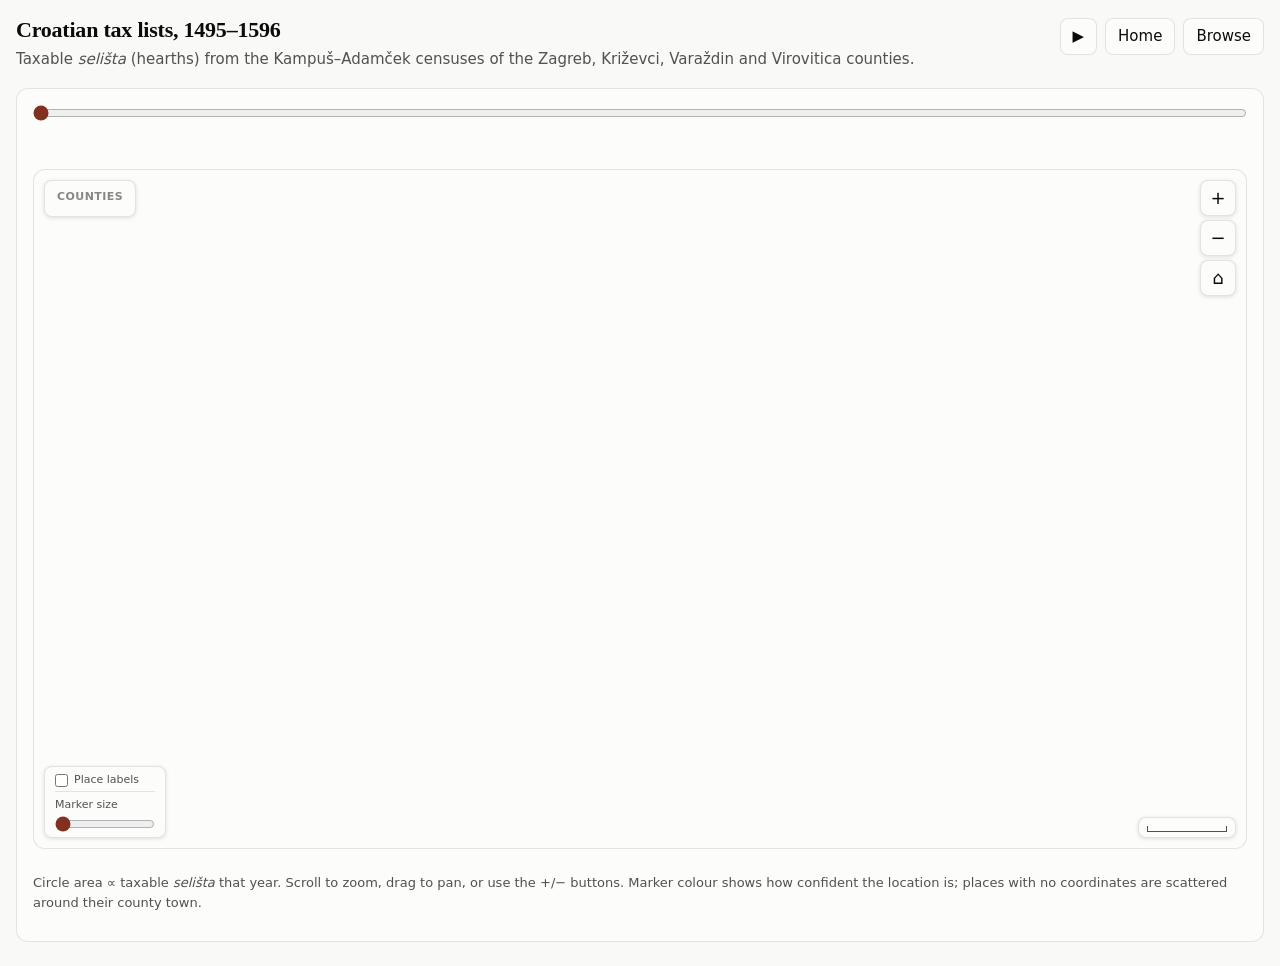
<file: web/template.html>
<!doctype html>
<html lang="en">
<head>
<meta charset="utf-8">
<meta name="viewport" content="width=device-width, initial-scale=1">
<title>Croatian tax lists, 1495–1596 — maps</title>
<link rel="stylesheet" href="css/common.css?v=1">
<link rel="stylesheet" href="css/map.css?v=6">
</head>
<body>
<div class="wrap">
  <header class="head">
    <div class="head-titles">
      <h1>Croatian tax lists, 1495–1596</h1>
      <p class="sub">Taxable <i>selišta</i> (hearths) from the Kampuš–Adamček
         censuses of the Zagreb, Križevci, Varaždin and Virovitica counties.</p>
    </div>
    <div class="head-ctl">
      <button id="play" type="button" title="Play years" aria-label="Play">▶</button>
      <a class="btn" href="index.html">Home</a>
      <a class="btn" href="explorer.html">Browse</a>
      <button id="theme" class="hidden" type="button" hidden>Dark</button>
    </div>
  </header>

  <section id="panel-map" class="panel">
    <div class="ctl">
      <div class="slider-wrap">
        <input id="slider" type="range" min="0" max="0" value="0" step="1"
               aria-label="Census year">
        <div class="slider-years" id="slider-years" aria-hidden="true"></div>
      </div>
    </div>
    <div class="mapbox">
      <div class="layer-ctl" aria-label="Map layers">
        <div class="layer-title">Counties</div>
        <div id="layer-panel" class="layer-panel"></div>
      </div>
      <div class="zoom-ctl" aria-label="Map zoom controls">
        <button id="zoom-in" type="button" title="Zoom in" aria-label="Zoom in">+</button>
        <button id="zoom-out" type="button" title="Zoom out" aria-label="Zoom out">−</button>
        <button id="zoom-reset" type="button" title="Reset view" aria-label="Reset view">⌂</button>
      </div>
      <svg id="map" viewBox="0 0 1000 640"
           preserveAspectRatio="xMidYMid meet" role="img"
           aria-label="Map of taxable selišta by place"></svg>
      <div class="scale-ctl" id="scale-ctl" aria-label="Map scale">
        <span class="scale-label" id="scale-label"></span>
        <span class="scale-bar" id="scale-bar"></span>
      </div>
      <div class="msize-ctl" aria-label="Marker size and labels">
        <label class="labels-row">
          <input id="labels-toggle" type="checkbox">
          <span>Place labels</span>
        </label>
        <span class="msize-label">Marker size</span>
        <input id="msize" type="range" min="1" max="5" step="0.1" value="1"
               aria-label="Marker size, 1x to 5x">
      </div>
    </div>
    <div class="legend" id="map-legend"></div>
    <p class="note">Circle area ∝ taxable <i>selišta</i> that year. Scroll to zoom,
       drag to pan, or use the +/− buttons. Marker colour shows how confident the
       location is; places with no coordinates are scattered around their county town.</p>
  </section>
</div>

<div class="tip" id="tip"></div>

<script>const DATA = /*__DATA__*/null;</script>
<script src="js/map.js?v=34"></script>
</body>
</html>
</file>
<file: web/css/common.css>
:root{
  color-scheme: light;
  --plane:#f9f9f7; --surface:#fcfcfb;
  --ink:#0b0b0b; --ink2:#52514e; --muted:#898781;
  --grid:#e1e0d9; --axis:#c3c2b7; --ring:rgba(11,11,11,.10);
  --border-line:#cbc9c0; --river:#7ca9dd;
  --good:#0ca30c; --warn:#fab219; --crit:#d03b3b;
  /* rubric red — the colour scribes used for manuscript headings; the
     site's one decorative accent, kept separate from the --good/--warn/
     --crit map-confidence semantics above. */
  --accent:#82301f;
  --font-display:"Iowan Old Style","Palatino Linotype",Palatino,
    "Book Antiqua",Georgia,serif;
}
:root[data-theme="dark"]{
  color-scheme: dark;
  --plane:#0d0d0d; --surface:#1a1a19;
  --ink:#fff; --ink2:#c3c2b7; --muted:#898781;
  --grid:#2c2c2a; --axis:#383835; --ring:rgba(255,255,255,.10);
  --border-line:#403f3b; --river:#4f6f97;
  --accent:#e2704f;
}
@media (prefers-color-scheme: dark){
  :root:not([data-theme="light"]){
    color-scheme: dark;
    --plane:#0d0d0d; --surface:#1a1a19;
    --ink:#fff; --ink2:#c3c2b7; --muted:#898781;
    --grid:#2c2c2a; --axis:#383835; --ring:rgba(255,255,255,.10);
    --border-line:#403f3b; --river:#4f6f97;
    --accent:#e2704f;
  }
}
*{box-sizing:border-box}
body{margin:0;background:var(--plane);color:var(--ink);
  font:15px/1.5 system-ui,-apple-system,"Segoe UI",sans-serif}
.wrap{width:100%;max-width:none;margin:0;padding:16px 16px 24px}
.head{display:flex;align-items:flex-start;justify-content:space-between;
  gap:16px;margin-bottom:18px}
.head-titles{min-width:0}
h1{font:600 22px/1.25 var(--font-display);margin:0 0 4px;letter-spacing:-.01em}
.sub{color:var(--ink2);margin:0}
.head-ctl{display:flex;gap:8px;flex-shrink:0;align-items:center;padding-top:2px}
button,.btn{font:inherit;color:var(--ink);background:var(--surface);
  border:1px solid var(--ring);border-radius:8px;padding:6px 12px;cursor:pointer;
  text-decoration:none;display:inline-block}
button:hover,.btn:hover{border-color:var(--accent)}
button[aria-pressed="true"]{background:var(--ink);color:var(--surface);
  border-color:var(--ink)}
.hidden,[hidden]{display:none!important}
.panel{background:var(--surface);border:1px solid var(--ring);
  border-radius:12px;padding:16px}
.note{color:var(--ink2);font-size:13px;margin-top:12px}
a{color:inherit}
:focus-visible{outline:2px solid var(--accent);outline-offset:2px}
</file>
<file: web/css/home.css>
/* Home page only. Shares --accent / --font-display with the rest of the
   site (defined once in common.css). */

.folio{max-width:800px;margin:0 auto;padding:48px 0 40px}

.hero{margin-bottom:34px}
.eyebrow{margin:0 0 14px;font-size:11.5px;font-weight:600;letter-spacing:.09em;
  text-transform:uppercase;color:var(--accent)}
.folio h1{margin:0 0 14px;font-family:var(--font-display);font-weight:600;
  font-size:clamp(2.1rem,4.4vw,3.1rem);line-height:1.12;letter-spacing:-.01em;
  text-wrap:balance;color:var(--ink)}
.dek{margin:0;max-width:46ch;font-size:16.5px;line-height:1.6;color:var(--ink2)}

.intro{width:100%}
.intro p{margin:0 0 14px;font-size:15.5px;line-height:1.72}
.intro p:last-child{margin-bottom:0}
.intro a{color:var(--accent)}

.tally{display:flex;flex-wrap:wrap;margin:32px 0;
  border-top:1px solid var(--border-line);border-bottom:1px solid var(--border-line)}
.tally .t{flex:1 1 120px;padding:14px 22px 14px 0;margin-right:22px;
  border-left:1px solid var(--border-line);padding-left:22px}
.tally .t:first-child{border-left:none;padding-left:0;margin-left:0}
.tally .n{display:block;font-family:var(--font-display);font-size:1.55rem;
  line-height:1.2;font-variant-numeric:tabular-nums;color:var(--ink)}
.tally .l{display:block;margin-top:2px;font-size:11px;letter-spacing:.06em;
  text-transform:uppercase;color:var(--muted)}

.folios{display:grid;grid-template-columns:repeat(auto-fit,minmax(280px,1fr));
  gap:1px;background:var(--border-line);border:1px solid var(--border-line);
  border-radius:2px;overflow:hidden}
.folio-entry{display:block;background:var(--surface);padding:26px 24px 24px;
  text-decoration:none;color:inherit;border-top:2px solid var(--accent)}
.folio-entry:hover{background:var(--plane)}
.folio-entry h2{margin:0 0 8px;font-family:var(--font-display);font-weight:600;
  font-size:1.28rem;color:var(--ink)}
.folio-entry p{margin:0;font-size:14.5px;line-height:1.6;color:var(--ink2)}
.folio-entry .go{display:block;margin-top:16px;font-size:12.5px;font-weight:600;
  letter-spacing:.03em;color:var(--accent)}
.folio-entry .go .arrow{display:inline-block;transition:transform .12s}
.folio-entry:hover .go .arrow{transform:translateX(3px)}

.colophon{margin-top:40px;padding-top:16px;border-top:1px solid var(--border-line);
  font-size:12.5px;line-height:1.6;color:var(--muted)}
.colophon a{color:var(--ink2)}
.colophon .counties{margin:8px 0 0;font-size:11px;letter-spacing:.05em;
  text-transform:uppercase;color:var(--axis)}

@media (max-width:520px){
  .tally{flex-direction:column}
  .tally .t{border-left:none;padding-left:0;margin-right:0;margin-left:0;
    border-top:1px solid var(--border-line)}
  .tally .t:first-child{border-top:none}
}
</file>
<file: web/css/explorer.css>
.filters{display:grid;grid-template-columns:repeat(auto-fill,minmax(180px,1fr));
  gap:12px 16px;margin-bottom:16px}
.fg-group{grid-column:span 3;display:flex;flex-direction:column;gap:8px;min-width:0}
.fg-row{display:grid;grid-template-columns:repeat(2,minmax(0,1fr));gap:8px 12px}
.fg-row-3{grid-template-columns:repeat(3,minmax(0,1fr))}
.fg{display:flex;flex-direction:column;gap:4px}
.fg label{font-size:13px;color:var(--ink2);font-weight:600}
.fg input[type=text],.fg input[type=number],.fg select{
  font:inherit;padding:6px 8px;border:1px solid var(--ring);border-radius:6px;
  background:var(--plane);color:var(--ink);width:100%}
.fg select[multiple]{min-height:88px}
.checks{display:flex;flex-wrap:wrap;gap:8px 14px;font-size:13px;
  max-height:120px;overflow:auto}
.checks label{font-weight:400;color:var(--ink);display:flex;gap:5px;align-items:center}
.checks input{accent-color:var(--accent)}
.bar{display:flex;flex-wrap:wrap;gap:10px;align-items:center;
  justify-content:space-between;margin-bottom:10px}
.stat{color:var(--ink2);font-size:13px;font-variant-numeric:tabular-nums}
.pager{display:flex;gap:6px;align-items:center;font-size:13px}
.pager button{padding:4px 10px}
.table-wrap{overflow:auto;max-height:calc(100vh - 340px);border:1px solid var(--ring);
  border-radius:8px}
table{border-collapse:collapse;width:100%;font-size:12.5px;
  font-variant-numeric:tabular-nums}
th,td{border-bottom:1px solid var(--grid);padding:5px 8px;text-align:left;
  white-space:nowrap;max-width:220px;overflow:hidden;text-overflow:ellipsis}
th.num,td.num{text-align:right}
th{position:sticky;top:0;background:var(--surface);z-index:1;cursor:pointer;
  user-select:none}
th:hover{color:var(--ink)}
th.sorted{color:var(--ink)}
th.sorted::after{content:" ▲";font-size:10px;color:var(--accent)}
th.sorted.desc::after{content:" ▼"}
tr:hover td{background:rgba(127,127,127,.06)}
</file>
<file: web/css/map.css>
svg{width:100%;height:auto;display:block;touch-action:none}
.mapbox{position:relative;width:100%;height:calc(100vh - 220px);min-height:360px;
  border:1px solid var(--ring);border-radius:12px;overflow:hidden;
  background:var(--surface)}
#map{width:100%;height:100%;cursor:grab}
#map.dragging{cursor:grabbing}
.zoom-ctl{position:absolute;top:10px;right:10px;display:flex;flex-direction:column;
  gap:4px;z-index:2}
.zoom-ctl button{width:36px;height:36px;padding:0;font-size:18px;line-height:1;
  background:var(--surface);box-shadow:0 1px 4px rgba(0,0,0,.12)}
.layer-ctl{position:absolute;top:10px;left:10px;z-index:3;
  background:var(--surface);border:1px solid var(--ring);border-radius:8px;
  box-shadow:0 1px 4px rgba(0,0,0,.12);padding:6px}
.scale-ctl{position:absolute;bottom:10px;right:10px;z-index:2;
  background:var(--surface);border:1px solid var(--ring);border-radius:8px;
  box-shadow:0 1px 4px rgba(0,0,0,.12);padding:5px 8px;
  display:flex;flex-direction:column;align-items:center;gap:3px;
  font-size:11px;color:var(--ink2);pointer-events:none}
.scale-bar{display:block;height:6px;width:80px;
  border:1.5px solid var(--ink2);border-top:none;box-sizing:border-box}
.msize-ctl{position:absolute;bottom:10px;left:10px;z-index:2;
  background:var(--surface);border:1px solid var(--ring);border-radius:8px;
  box-shadow:0 1px 4px rgba(0,0,0,.12);padding:5px 10px;
  display:flex;flex-direction:column;align-items:stretch;gap:3px;
  font-size:11px;color:var(--ink2)}
.msize-ctl input[type=range]{width:100px;margin:0;accent-color:var(--accent)}
.labels-row{display:flex;align-items:center;gap:6px;cursor:pointer;
  padding-bottom:2px;border-bottom:1px solid var(--ring);margin-bottom:2px}
.labels-row input{margin:0;accent-color:var(--accent)}
.place-label{fill:var(--ink);paint-order:stroke fill;stroke:var(--surface);
  stroke-width:3px;stroke-linejoin:round;font-weight:600;pointer-events:none;
  vector-effect:non-scaling-stroke}
.layer-title{font-size:11px;font-weight:600;text-transform:uppercase;
  letter-spacing:.04em;color:var(--muted);padding:2px 6px 4px}
.layer-panel{display:flex;flex-direction:column;gap:1px}
.layer-panel .row{display:flex;align-items:center;gap:7px;padding:4px 6px;
  border-radius:4px;font-size:12.5px;color:var(--ink2);cursor:pointer;
  white-space:nowrap}
.layer-panel .row:hover{background:var(--panel-hover,rgba(127,127,127,.12))}
.layer-panel .row input{margin:0;accent-color:var(--accent)}
.layer-panel .sw{display:inline-block;width:14px;text-align:center;color:var(--ink2)}
.ctl{display:flex;gap:12px;align-items:flex-start;margin:0 0 12px;flex-wrap:wrap}
.slider-wrap{flex:1;min-width:160px}
.slider-wrap input[type=range]{width:100%;display:block;margin:0;
  accent-color:var(--accent)}
.slider-years{position:relative;height:34px;margin-top:2px}
.slider-years button{position:absolute;top:0;transform:translateX(-50%);
  padding:10px 0 0;margin:0;border:0;border-radius:0;background:transparent;
  color:var(--muted);font:10px/1 ui-monospace,SFMono-Regular,Menlo,Consolas,monospace;
  font-variant-numeric:tabular-nums;cursor:pointer;white-space:nowrap}
.slider-years button::before{content:"";position:absolute;top:0;left:50%;
  width:1px;height:6px;background:var(--axis);transform:translateX(-50%)}
.slider-years button:hover{color:var(--ink2)}
.slider-years button[aria-current="true"]{color:var(--accent);font-weight:600}
.legend{display:flex;flex-wrap:wrap;gap:14px;margin-top:12px;
  color:var(--ink2);font-size:13px;align-items:center}
.legend .item{display:flex;gap:6px;align-items:center}
.dot{width:12px;height:12px;border-radius:50%;flex:none;
  box-shadow:0 0 0 1px var(--ring) inset}
.tip{position:fixed;pointer-events:none;z-index:9;opacity:0;
  transition:opacity .08s;background:var(--surface);color:var(--ink);
  border:1px solid var(--axis);border-radius:8px;padding:8px 10px;
  font-size:12.5px;max-width:240px;box-shadow:0 4px 16px rgba(0,0,0,.18)}
.tip b{font-weight:600} .tip .m{color:var(--ink2)}
.marker{cursor:pointer}
#map.dragging .marker{cursor:grabbing}
.popup{position:fixed;z-index:10;background:var(--surface);color:var(--ink);
  border:1px solid var(--axis);border-radius:10px;padding:12px 14px;
  font-size:13px;max-width:260px;box-shadow:0 6px 24px rgba(0,0,0,.22)}
.popup[hidden]{display:none}
.popup .pt{font-weight:600;font-size:14px;padding-right:18px}
.popup .pm{color:var(--ink2);margin-top:1px}
.popup .pr{margin-top:6px}
.popup .pr b{font-weight:600}
.popup .pc{margin-top:6px;color:var(--ink2);font-size:12px;
  display:flex;align-items:center;gap:6px}
.popup-x{position:absolute;top:6px;right:6px;width:22px;height:22px;padding:0;
  border:0;background:transparent;color:var(--muted);font-size:18px;line-height:1;
  cursor:pointer;border-radius:4px}
.popup-x:hover{background:var(--panel-hover,rgba(127,127,127,.14));color:var(--ink)}
.cap{fill:var(--muted);font-size:11px;font-weight:600}
.capdot{fill:none;stroke:var(--muted);stroke-width:1.2}
.border{fill:none;stroke:var(--border-line);stroke-width:1;stroke-linejoin:round}
.river{fill:none;stroke:var(--river);stroke-width:1.4;stroke-opacity:.9;
  stroke-linecap:round;stroke-linejoin:round}
</file>
